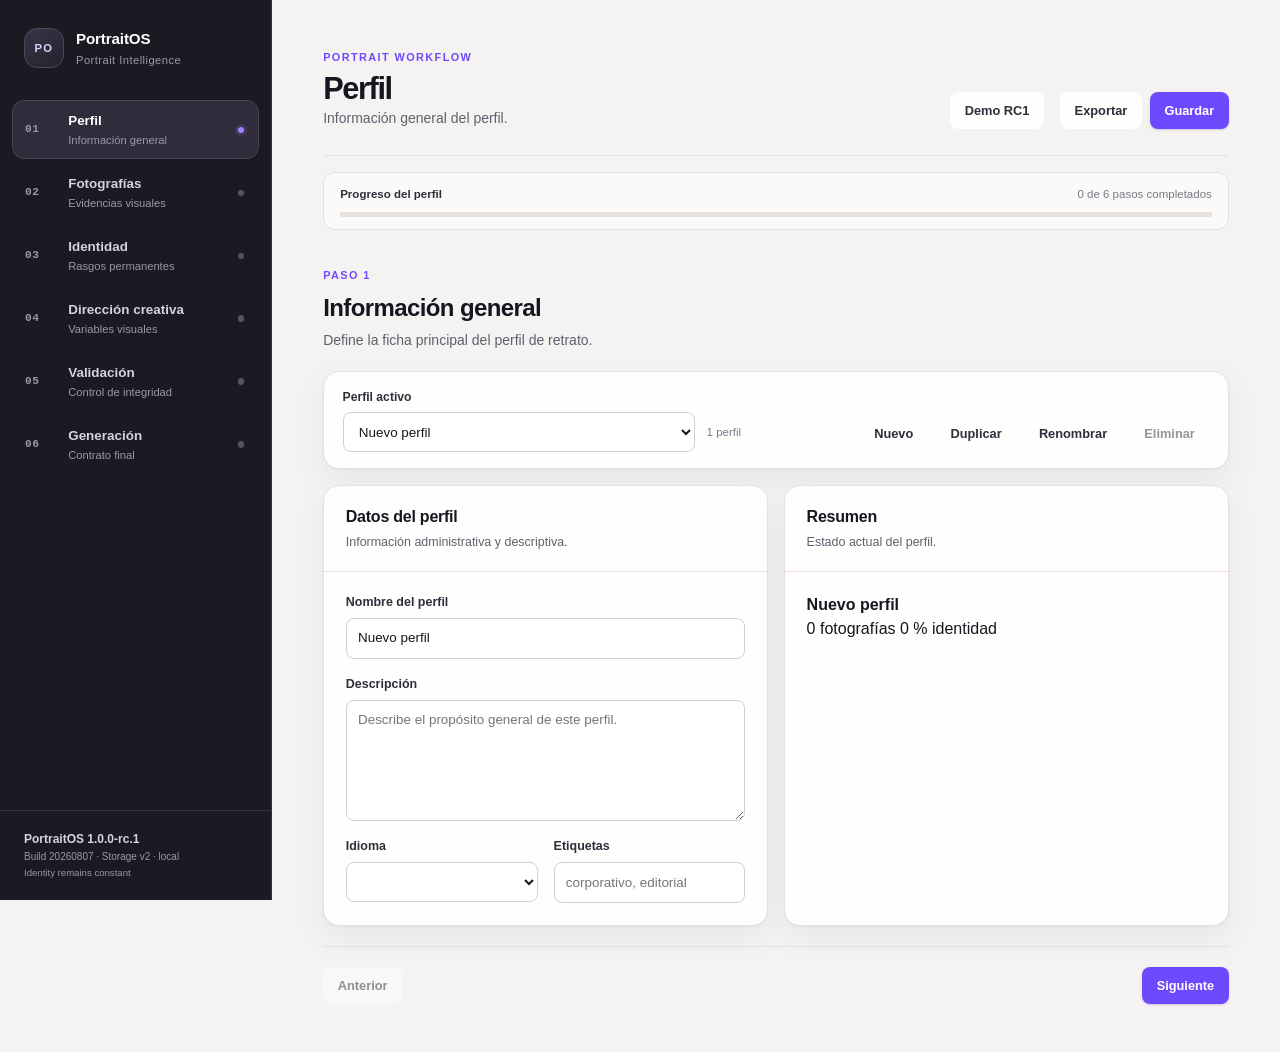
<file: app/index.html>
﻿<!DOCTYPE html>
<html lang="es">
<head>
    <meta charset="UTF-8">

    <meta
        name="viewport"
        content="width=device-width, initial-scale=1.0"
    >

    <meta
        name="description"
        content="PortraitOS — Plataforma profesional para construir contratos de identidad y dirección creativa de retrato."
    >

    <meta
        name="theme-color"
        content="#101827"
    >

    <title>PortraitOS</title>

    <link
        rel="stylesheet"
        href="css/reset.css"
    >

    <link
        rel="stylesheet"
        href="css/variables.css"
    >

    <link
        rel="stylesheet"
        href="css/layout.css"
    >

    <link
        rel="stylesheet"
        href="css/components.css"
    >

    <link
        rel="stylesheet"
        href="css/wizard.css"
    >

    <link
        rel="stylesheet"
        href="css/app.css"
    >

    <link
        rel="stylesheet"
        href="css/design-system.css"
    >
    <link
        rel="stylesheet"
        href="css/rc1-polish.css"
    >
</head>

<body>

    <div
        class="app-shell"
        data-app
    >

        <!-- ==================================================
             SIDEBAR
             ================================================== -->

        <aside class="app-sidebar">

            <header class="brand">

                <div
                    class="brand__mark"
                    aria-hidden="true"
                >
                    PO
                </div>

                <div class="brand__content">

                    <strong class="brand__name">
                        PortraitOS
                    </strong>

                    <span class="brand__tagline">
                        Portrait Intelligence
                    </span>

                </div>

            </header>

            <nav
                class="wizard-navigation"
                data-wizard-nav
                aria-label="Proceso de creación del retrato"
            >

                <button
                    type="button"
                    class="wizard-navigation__item"
                    data-wizard-step="profile"
                >

                    <span class="wizard-navigation__index">
                        01
                    </span>

                    <span class="wizard-navigation__content">

                        <strong>
                            Perfil
                        </strong>

                        <small>
                            Información general
                        </small>

                    </span>

                    <span
                        class="wizard-navigation__status"
                        aria-hidden="true"
                    ></span>

                </button>

                <button
                    type="button"
                    class="wizard-navigation__item"
                    data-wizard-step="photos"
                >

                    <span class="wizard-navigation__index">
                        02
                    </span>

                    <span class="wizard-navigation__content">

                        <strong>
                            Fotografías
                        </strong>

                        <small>
                            Evidencias visuales
                        </small>

                    </span>

                    <span
                        class="wizard-navigation__status"
                        aria-hidden="true"
                    ></span>

                </button>

                <button
                    type="button"
                    class="wizard-navigation__item"
                    data-wizard-step="identity"
                >

                    <span class="wizard-navigation__index">
                        03
                    </span>

                    <span class="wizard-navigation__content">

                        <strong>
                            Identidad
                        </strong>

                        <small>
                            Rasgos permanentes
                        </small>

                    </span>

                    <span
                        class="wizard-navigation__status"
                        aria-hidden="true"
                    ></span>

                </button>

                <button
                    type="button"
                    class="wizard-navigation__item"
                    data-wizard-step="direction"
                >

                    <span class="wizard-navigation__index">
                        04
                    </span>

                    <span class="wizard-navigation__content">

                        <strong>
                            Dirección creativa
                        </strong>

                        <small>
                            Variables visuales
                        </small>

                    </span>

                    <span
                        class="wizard-navigation__status"
                        aria-hidden="true"
                    ></span>

                </button>

                <button
                    type="button"
                    class="wizard-navigation__item"
                    data-wizard-step="validation"
                >

                    <span class="wizard-navigation__index">
                        05
                    </span>

                    <span class="wizard-navigation__content">

                        <strong>
                            Validación
                        </strong>

                        <small>
                            Control de integridad
                        </small>

                    </span>

                    <span
                        class="wizard-navigation__status"
                        aria-hidden="true"
                    ></span>

                </button>

                <button
                    type="button"
                    class="wizard-navigation__item"
                    data-wizard-step="prompt"
                >

                    <span class="wizard-navigation__index">
                        06
                    </span>

                    <span class="wizard-navigation__content">

                        <strong>
                            Generación
                        </strong>

                        <small>
                            Contrato final
                        </small>

                    </span>

                    <span
                        class="wizard-navigation__status"
                        aria-hidden="true"
                    ></span>

                </button>

            </nav>

            <footer class="app-sidebar__footer">

                <div class="release-meta" aria-label="InformaciÃ³n de versiÃ³n">
                    <span class="release-meta__version" data-release-version>PortraitOS RC1</span>
                    <small class="release-meta__details" data-release-details>Build local</small>
                </div>

                <small>
                    Identity remains constant
                </small>

            </footer>

        </aside>

        <!-- ==================================================
             ÁREA PRINCIPAL
             ================================================== -->

        <main
            class="app-main"
            data-view
        >

            <!-- ==============================================
                 CABECERA
                 ============================================== -->

            <header class="app-header">

                <div class="app-header__content">

                    <span class="app-header__eyebrow">
                        Portrait workflow
                    </span>

                    <h1 data-current-step-title>
                        Perfil
                    </h1>

                    <p data-current-step-description>
                        Información general del perfil.
                    </p>

                </div>

                <div class="app-header__actions">

                    <button
                        type="button"
                        class="button button--secondary"
                        data-action="download-profile"
                    >
                        Exportar
                    </button>

                    <button
                        type="button"
                        class="button button--primary"
                        data-action="profile-save"
                    >
                        Guardar
                    </button>

                </div>

            </header>

            <!-- ==============================================
                 PROGRESO
                 ============================================== -->

            <section
                class="wizard-progress-card"
                aria-label="Progreso del proceso"
            >

                <div class="wizard-progress-card__header">

                    <strong>
                        Progreso del perfil
                    </strong>

                    <span data-wizard-progress-label>
                        0 de 6 pasos completados
                    </span>

                </div>

                <div
                    class="wizard-progress"
                    data-wizard-progress
                    role="progressbar"
                    aria-valuemin="0"
                    aria-valuemax="100"
                    aria-valuenow="0"
                >
                    <span class="wizard-progress__bar"></span>
                </div>

            </section>

            <!-- ==============================================
                 CONTENIDO DEL WIZARD
                 ============================================== -->

            <div class="wizard-workspace">

                <!-- ==========================================
                     PASO 1 — PERFIL
                     ========================================== -->

                <section
                    class="wizard-panel"
                    data-step-panel="profile"
                    aria-labelledby="profile-step-title"
                >

                    <div class="panel-heading">

                        <div>

                            <span class="panel-heading__eyebrow">
                                Paso 1
                            </span>

                            <h2 id="profile-step-title">
                                Información general
                            </h2>

                            <p>
                                Define la ficha principal del perfil de retrato.
                            </p>

                        </div>

                    </div>

                    <section class="profile-manager" data-profile-manager>
                        <div class="profile-manager__selector">
                            <label for="profile-manager-select">Perfil activo</label>
                            <select id="profile-manager-select" data-profile-manager-select></select>
                            <span data-profile-manager-count></span>
                        </div>
                        <div class="profile-manager__actions" aria-label="Acciones del perfil">
                            <button type="button" class="button button--secondary" data-profile-manager-action="create">Nuevo</button>
                            <button type="button" class="button button--secondary" data-profile-manager-action="duplicate">Duplicar</button>
                            <button type="button" class="button button--secondary" data-profile-manager-action="rename">Renombrar</button>
                            <button type="button" class="button button--secondary" data-profile-manager-action="delete">Eliminar</button>
                        </div>
                    </section>

                    <div class="content-grid content-grid--two">

                        <article class="card">

                            <header class="card__header">

                                <div>

                                    <h3>
                                        Datos del perfil
                                    </h3>

                                    <p>
                                        Información administrativa y descriptiva.
                                    </p>

                                </div>

                            </header>

                            <div class="card__body">

                                <div class="form-grid">

                                    <div class="form-field form-field--full">

                                        <label for="profile-name">
                                            Nombre del perfil
                                        </label>

                                        <input
                                            id="profile-name"
                                            type="text"
                                            maxlength="120"
                                            placeholder="Ej. Retrato corporativo principal"
                                            data-profile-field="name"
                                        >

                                    </div>

                                    <div class="form-field form-field--full">

                                        <label for="profile-description">
                                            Descripción
                                        </label>

                                        <textarea
                                            id="profile-description"
                                            rows="5"
                                            maxlength="1000"
                                            placeholder="Describe el propósito general de este perfil."
                                            data-profile-field="description"
                                        ></textarea>

                                    </div>

                                    <div class="form-field">

                                        <label for="profile-language">
                                            Idioma
                                        </label>

                                        <select
                                            id="profile-language"
                                            data-profile-field="language"
                                        >
                                            <option value="es">
                                                Español
                                            </option>

                                            <option value="en">
                                                English
                                            </option>
                                        </select>

                                    </div>

                                    <div class="form-field">

                                        <label for="profile-tags">
                                            Etiquetas
                                        </label>

                                        <input
                                            id="profile-tags"
                                            type="text"
                                            placeholder="corporativo, editorial"
                                            data-profile-field="tags"
                                        >

                                    </div>

                                </div>

                            </div>

                        </article>

                        <aside class="card">

                            <header class="card__header">

                                <div>

                                    <h3>
                                        Resumen
                                    </h3>

                                    <p>
                                        Estado actual del perfil.
                                    </p>

                                </div>

                            </header>

                            <div
                                class="card__body"
                                data-profile-summary
                            >

                                <div class="empty-state">

                                    <strong>
                                        No hay ningún perfil activo.
                                    </strong>

                                    <span>
                                        Crea o importa un perfil para comenzar.
                                    </span>

                                </div>

                            </div>

                        </aside>

                    </div>

                </section>

                <!-- ==========================================
                     PASO 2 — FOTOGRAFÍAS
                     ========================================== -->

                <section
                    class="wizard-panel"
                    data-step-panel="photos"
                    aria-labelledby="photos-step-title"
                    hidden
                >

                    <div class="panel-heading">

                        <div>

                            <span class="panel-heading__eyebrow">
                                Paso 2
                            </span>

                            <h2 id="photos-step-title">
                                Fotografías de referencia
                            </h2>

                            <p>
                                Añade evidencias visuales suficientes para identificar los rasgos permanentes.
                            </p>

                        </div>

                        <div class="photo-step-status" aria-label="Estado de fotografías">
                            <span class="status-badge" data-photo-status>
                                Sin fotografías
                            </span>
                            <span class="photo-step-status__counter" data-photo-counter>
                                0 / 12
                            </span>
                        </div>

                    </div>

                    <article class="card">

                        <div class="card__body">

                            <label
                                class="photo-dropzone"
                                for="photo-input"
                            >

                                <input
                                    id="photo-input"
                                    type="file"
                                    accept="image/jpeg,image/png,image/webp"
                                    multiple
                                    data-photo-input
                                >

                                <span
                                    class="photo-dropzone__icon"
                                    aria-hidden="true"
                                >
                                    +
                                </span>

                                <strong>
                                    Añadir fotografías
                                </strong>

                                <span>
                                    JPG, PNG o WEBP. Mínimo 640 × 640 px y máximo 10 MB por archivo.
                                </span>

                                <small class="photo-dropzone__hint">
                                    También puedes arrastrar los archivos hasta esta zona.
                                </small>

                            </label>

                        </div>

                    </article>

                    <section
                        class="photo-gallery"
                        data-photo-gallery
                        aria-live="polite"
                    >

                        <div class="empty-state">

                            <strong>
                                Todavía no hay fotografías.
                            </strong>

                            <span>
                                Añade una fotografía frontal, una vista tres cuartos y otros ángulos útiles.
                            </span>

                        </div>

                    </section>

                </section>

                <!-- ==========================================
                     PASO 3 — IDENTIDAD
                     ========================================== -->

                <section
                    class="wizard-panel"
                    data-step-panel="identity"
                    aria-labelledby="identity-step-title"
                    hidden
                >

                    <div class="panel-heading">

                        <div>

                            <span class="panel-heading__eyebrow">
                                Paso 3
                            </span>

                            <h2 id="identity-step-title">
                                Contrato de identidad
                            </h2>

                            <p>
                                Documenta exclusivamente los rasgos que deben permanecer constantes.
                            </p>

                        </div>

                        <div class="identity-heading-status">
                            <span
                                class="status-badge"
                                data-identity-status
                            >
                                Borrador
                            </span>
                            <span class="identity-completeness" data-identity-completeness>
                                0 % completado
                            </span>
                            <span class="identity-completeness" data-identity-coverage>
                                0 % cobertura
                            </span>
                        </div>

                    </div>

                    <div class="content-grid content-grid--two">

                        <article class="card">

                            <header class="card__header">

                                <div>

                                    <h3>
                                        Rasgos generales
                                    </h3>

                                    <p>
                                        Edad aparente, estructura facial y presencia global.
                                    </p>

                                </div>

                            </header>

                            <div class="card__body">

                                <div class="form-grid">

                                    <div class="form-field form-field--full">

                                        <label for="identity-summary">
                                            Resumen de identidad
                                        </label>

                                        <textarea
                                            id="identity-summary"
                                            rows="3"
                                            data-identity-field="summary"
                                            placeholder="Resume en una frase los rasgos inmutables que definen a la persona."
                                        ></textarea>

                                    </div>

                                    <div class="form-field">

                                        <label for="identity-age">
                                            Edad aparente
                                        </label>

                                        <input
                                            id="identity-age"
                                            type="text"
                                            data-identity-field="general.age"
                                            placeholder="Ej. 48–52 años"
                                        >

                                    </div>

                                    <div class="form-field">

                                        <label for="identity-face-shape">
                                            Forma del rostro
                                        </label>

                                        <input
                                            id="identity-face-shape"
                                            type="text"
                                            data-identity-field="face.shape"
                                            placeholder="Ej. Ovalado alargado"
                                        >

                                    </div>

                                    <div class="form-field form-field--full">

                                        <label for="identity-proportions">
                                            Proporciones faciales
                                        </label>

                                        <textarea
                                            id="identity-proportions"
                                            rows="4"
                                            data-identity-field="face.proportions"
                                            placeholder="Describe las proporciones y relaciones estructurales."
                                        ></textarea>

                                    </div>

                                    <div class="form-field form-field--full">

                                        <label for="identity-asymmetries">
                                            Asimetrías
                                        </label>

                                        <textarea
                                            id="identity-asymmetries"
                                            rows="4"
                                            data-identity-field="asymmetries.description"
                                            placeholder="Registra asimetrías naturales que no deben corregirse."
                                        ></textarea>

                                    </div>

                                </div>

                            </div>

                        </article>

                        <article class="card">

                            <header class="card__header">

                                <div>

                                    <h3>
                                        Piel y marcadores de edad
                                    </h3>

                                    <p>
                                        Textura real, líneas de expresión y signos naturales.
                                    </p>

                                </div>

                            </header>

                            <div class="card__body">

                                <div class="form-grid">

                                    <div class="form-field form-field--full">

                                        <label for="identity-skin">
                                            Piel
                                        </label>

                                        <textarea
                                            id="identity-skin"
                                            rows="4"
                                            data-identity-field="skin.description"
                                            placeholder="Tono, textura, poros, pecas o marcas."
                                        ></textarea>

                                    </div>

                                    <div class="form-field form-field--full">

                                        <label for="identity-age-markers">
                                            Marcadores de edad
                                        </label>

                                        <textarea
                                            id="identity-age-markers"
                                            rows="4"
                                            data-identity-field="age-markers.description"
                                            placeholder="Arrugas, líneas y signos que deben conservarse."
                                        ></textarea>

                                    </div>

                                </div>

                            </div>

                        </article>

                        <article class="card">

                            <header class="card__header">

                                <div>

                                    <h3>
                                        Cabello y vello facial
                                    </h3>

                                    <p>
                                        Patrón, densidad, textura, color y canas.
                                    </p>

                                </div>

                            </header>

                            <div class="card__body">

                                <div class="form-grid">

                                    <div class="form-field form-field--full">

                                        <label for="identity-hair">
                                            Cabello
                                        </label>

                                        <textarea
                                            id="identity-hair"
                                            rows="4"
                                            data-identity-field="hair.description"
                                            placeholder="Describe textura, patrón, densidad, entradas y canas."
                                        ></textarea>

                                    </div>

                                    <div class="form-field form-field--full">

                                        <label for="identity-facial-hair">
                                            Vello facial
                                        </label>

                                        <textarea
                                            id="identity-facial-hair"
                                            rows="4"
                                            data-identity-field="facial-hair.description"
                                            placeholder="Describe barba, bigote, densidad y distribución."
                                        ></textarea>

                                    </div>

                                </div>

                            </div>

                        </article>

                        <article class="card">

                            <header class="card__header">

                                <div>

                                    <h3>
                                        Rasgos faciales
                                    </h3>

                                    <p>
                                        Ojos, nariz, boca y mandíbula.
                                    </p>

                                </div>

                            </header>

                            <div class="card__body">

                                <div class="form-grid">

                                    <div class="form-field form-field--full">

                                        <label for="identity-eyes">
                                            Ojos
                                        </label>

                                        <textarea
                                            id="identity-eyes"
                                            rows="3"
                                            data-identity-field="eyes.description"
                                        ></textarea>

                                    </div>

                                    <div class="form-field form-field--full">

                                        <label for="identity-nose">
                                            Nariz
                                        </label>

                                        <textarea
                                            id="identity-nose"
                                            rows="3"
                                            data-identity-field="nose.description"
                                        ></textarea>

                                    </div>

                                    <div class="form-field form-field--full">

                                        <label for="identity-mouth">
                                            Boca y labios
                                        </label>

                                        <textarea
                                            id="identity-mouth"
                                            rows="3"
                                            data-identity-field="mouth.description"
                                        ></textarea>

                                    </div>

                                    <div class="form-field form-field--full">

                                        <label for="identity-jaw">
                                            Mandíbula y mentón
                                        </label>

                                        <textarea
                                            id="identity-jaw"
                                            rows="3"
                                            data-identity-field="jaw.description"
                                        ></textarea>

                                    </div>

                                </div>

                            </div>

                        </article>

                    </div>

                    <article class="card identity-evidence-workspace">

                        <header class="card__header">
                            <div>
                                <h3>Evidencias fotográficas</h3>
                                <p>Vincula fotografías existentes a cada agrupación de rasgos. Photos continúa siendo la biblioteca principal.</p>
                            </div>
                            <div class="identity-evidence-metrics" aria-label="Resumen de evidencias">
                                <span class="status-badge"><strong data-identity-evidence-count>0</strong>&nbsp; evidencias</span>
                                <span class="status-badge"><strong data-identity-broken-count>0</strong>&nbsp; rotas</span>
                            </div>
                        </header>

                        <div class="card__body identity-evidence-layout">
                            <div class="identity-evidence-toolbar">
                                <div class="form-field">
                                    <label for="identity-evidence-section">Sección de identidad</label>
                                    <select id="identity-evidence-section" data-identity-evidence-section>
                                        <option value="general">Edad aparente y contexto</option>
                                        <option value="face" selected>Rostro general</option>
                                        <option value="eyes">Ojos y cejas</option>
                                        <option value="nose">Nariz</option>
                                        <option value="mouth">Boca y labios</option>
                                        <option value="jaw">Mandíbula y mentón</option>
                                        <option value="skin">Tono y textura de piel</option>
                                        <option value="hair">Cabello y canas</option>
                                        <option value="facial-hair">Barba o bigote</option>
                                        <option value="age-markers">Marcadores de edad</option>
                                        <option value="asymmetries">Asimetrías</option>
                                        <option value="distinctive-features">Rasgos distintivos</option>
                                    </select>
                                </div>
                                <div class="form-field">
                                    <label for="identity-evidence-note">Nota para el próximo vínculo</label>
                                    <input id="identity-evidence-note" type="text" maxlength="160" data-identity-evidence-note placeholder="Ej. Vista frontal con luz neutra">
                                </div>
                            </div>

                            <section aria-labelledby="identity-available-photos">
                                <h4 id="identity-available-photos">Fotografías disponibles</h4>
                                <div class="identity-evidence-photo-grid" data-identity-evidence-photos></div>
                            </section>

                            <section aria-labelledby="identity-linked-evidence">
                                <h4 id="identity-linked-evidence">Evidencias vinculadas</h4>
                                <div class="identity-evidence-list" data-identity-evidence-list aria-live="polite"></div>
                            </section>
                        </div>

                    </article>

                    <article class="card">

                        <header class="card__header">

                            <div>

                                <h3>
                                    Rasgos distintivos
                                </h3>

                                <p>
                                    Señales visuales esenciales que identifican a la persona.
                                </p>

                            </div>

                        </header>

                        <div class="card__body">

                            <div class="form-field">

                                <label for="identity-distinctive-features">
                                    Descripción
                                </label>

                                <textarea
                                    id="identity-distinctive-features"
                                    rows="5"
                                    data-identity-field="distinctive-features.description"
                                    placeholder="Describe lunares, cicatrices, gestos, marcas o rasgos únicos."
                                ></textarea>

                            </div>

                        </div>

                        <footer class="card__footer">

                            <button
                                type="button"
                                class="button button--secondary"
                                data-action="identity-validate"
                            >
                                Validar identidad
                            </button>

                            <button
                                type="button"
                                class="button button--primary"
                                data-action="identity-lock"
                            >
                                Bloquear identidad
                            </button>

                            <button
                                type="button"
                                class="button button--secondary"
                                data-action="identity-unlock"
                                hidden
                            >
                                Desbloquear identidad
                            </button>

                        </footer>

                    </article>

                </section>

                <!-- ==========================================
                     PASO 4 — DIRECCIÓN CREATIVA
                     ========================================== -->

                <section
                    class="wizard-panel"
                    data-step-panel="direction"
                    aria-labelledby="direction-step-title"
                    hidden
                >

                    <div class="panel-heading">

                        <div>

                            <span class="panel-heading__eyebrow">
                                Paso 4
                            </span>

                            <h2 id="direction-step-title">
                                Dirección creativa
                            </h2>

                            <p>
                                Define las variables que sí pueden cambiar entre retratos.
                            </p>

                        </div>

                    </div>

                    <article class="card knowledge-workspace" data-knowledge-workspace>

                        <header class="card__header knowledge-workspace__header">
                            <div>
                                <span class="panel-heading__eyebrow">Biblioteca creativa</span>
                                <h3>Knowledge Packs</h3>
                                <p>Selecciona una base creativa reutilizable. La identidad permanente nunca se modifica.</p>
                            </div>
                            <div class="knowledge-workspace__active" data-knowledge-active-summary>
                                <span>Pack activo</span>
                                <strong>Sin pack</strong>
                            </div>
                        </header>

                        <div class="card__body">
                            <div class="knowledge-toolbar">
                                <div class="form-field knowledge-toolbar__search">
                                    <label for="knowledge-pack-search">Buscar packs</label>
                                    <input
                                        id="knowledge-pack-search"
                                        type="search"
                                        placeholder="Nombre, descripción o categoría"
                                        autocomplete="off"
                                        data-knowledge-search
                                    >
                                </div>
                                <div class="form-field knowledge-toolbar__filter">
                                    <label for="knowledge-pack-filter">Mostrar</label>
                                    <select id="knowledge-pack-filter" data-knowledge-filter>
                                        <option value="all">Todos</option>
                                        <option value="compatible">Compatibles</option>
                                        <option value="active">Activo</option>
                                    </select>
                                </div>
                            </div>

                            <div class="knowledge-pack-grid" data-knowledge-pack-grid aria-live="polite"></div>

                            <div class="knowledge-empty" data-knowledge-empty hidden>
                                <strong>No hay packs que coincidan con la búsqueda.</strong>
                                <span>Prueba con otro término o cambia el filtro.</span>
                            </div>

                            <aside class="knowledge-detail" data-knowledge-detail>
                                <div>
                                    <span class="knowledge-detail__eyebrow">Pack seleccionado</span>
                                    <h4 data-knowledge-detail-name>Sin pack</h4>
                                    <p data-knowledge-pack-description>Mantiene únicamente la dirección creativa definida en el perfil.</p>
                                </div>
                                <dl class="knowledge-detail__meta">
                                    <div><dt>Versión</dt><dd data-knowledge-detail-version>1.0</dd></div>
                                    <div><dt>Compatibilidad</dt><dd data-knowledge-detail-compatibility>Compatible</dd></div>
                                    <div><dt>Estado</dt><dd data-knowledge-detail-status>Activo</dd></div>
                                </dl>
                            </aside>

                            <select id="knowledge-pack-select" data-knowledge-pack-select hidden aria-hidden="true"></select>
                        </div>

                    </article>

                    <div class="content-grid content-grid--two">

                        <article class="card">

                            <header class="card__header">

                                <div>

                                    <h3>
                                        Iluminación
                                    </h3>

                                    <p>
                                        Fuente, dirección, contraste y temperatura.
                                    </p>

                                </div>

                            </header>

                            <div class="card__body">

                                <div class="form-grid">

                                    <div class="form-field">

                                        <label for="direction-lighting-type">
                                            Tipo
                                        </label>

                                        <select
                                            id="direction-lighting-type"
                                            data-direction-field="lighting.type"
                                        >
                                            <option value="">
                                                Seleccionar
                                            </option>

                                            <option value="natural">
                                                Natural
                                            </option>

                                            <option value="studio">
                                                Estudio
                                            </option>

                                            <option value="soft">
                                                Suave
                                            </option>

                                            <option value="rembrandt">
                                                Rembrandt
                                            </option>

                                            <option value="cinematic">
                                                Cinematográfica
                                            </option>

                                            <option value="editorial">
                                                Editorial
                                            </option>

                                        </select>

                                    </div>

                                    <div class="form-field">

                                        <label for="direction-lighting-contrast">
                                            Contraste
                                        </label>

                                        <select
                                            id="direction-lighting-contrast"
                                            data-direction-field="lighting.contrast"
                                        >
                                            <option value="">
                                                Seleccionar
                                            </option>

                                            <option value="low">
                                                Bajo
                                            </option>

                                            <option value="medium">
                                                Medio
                                            </option>

                                            <option value="high">
                                                Alto
                                            </option>
                                        </select>

                                    </div>

                                    <div class="form-field form-field--full">

                                        <label for="direction-lighting-notes">
                                            Indicaciones
                                        </label>

                                        <textarea
                                            id="direction-lighting-notes"
                                            rows="4"
                                            data-direction-field="lighting.notes"
                                        ></textarea>

                                    </div>

                                </div>

                            </div>

                        </article>

                        <article class="card">

                            <header class="card__header">

                                <div>

                                    <h3>
                                        Cámara
                                    </h3>

                                    <p>
                                        Encuadre, óptica y punto de vista.
                                    </p>

                                </div>

                            </header>

                            <div class="card__body">

                                <div class="form-grid">

                                    <div class="form-field">

                                        <label for="direction-shot">
                                            Plano
                                        </label>

                                        <select
                                            id="direction-shot"
                                            data-direction-field="camera.shotType"
                                        >
                                            <option value="">
                                                Seleccionar
                                            </option>

                                            <option value="close-up">
                                                Primer plano
                                            </option>

                                            <option value="headshot">
                                                Headshot
                                            </option>

                                            <option value="head-and-shoulders">
                                                Cabeza y hombros
                                            </option>

                                            <option value="medium-close-up">
                                                Plano medio corto
                                            </option>

                                            <option value="medium-shot">
                                                Plano medio
                                            </option>

                                            <option value="full-body">
                                                Cuerpo completo
                                            </option>
                                        </select>

                                    </div>

                                    <div class="form-field">

                                        <label for="direction-angle">
                                            Ángulo
                                        </label>

                                        <select
                                            id="direction-angle"
                                            data-direction-field="camera.angle"
                                        >
                                            <option value="">
                                                Seleccionar
                                            </option>

                                            <option value="eye-level">
                                                Altura de los ojos
                                            </option>

                                            <option value="frontal">
                                                Frontal
                                            </option>

                                            <option value="three-quarter">
                                                Tres cuartos
                                            </option>

                                            <option value="profile">
                                                Perfil
                                            </option>

                                            <option value="high-angle">
                                                Picado
                                            </option>

                                            <option value="low-angle">
                                                Contrapicado
                                            </option>
                                        </select>

                                    </div>

                                    <div class="form-field">

                                        <label for="direction-lens">
                                            Óptica
                                        </label>

                                        <input
                                            id="direction-lens"
                                            type="text"
                                            data-direction-field="camera.lens"
                                            placeholder="Ej. 85 mm"
                                        >

                                    </div>

                                    <div class="form-field">

                                        <label for="direction-depth">
                                            Profundidad de campo
                                        </label>

                                        <input
                                            id="direction-depth"
                                            type="text"
                                            data-direction-field="camera.depthOfField"
                                            placeholder="Ej. Reducida y natural"
                                        >

                                    </div>

                                </div>

                            </div>

                        </article>

                        <article class="card">

                            <header class="card__header">

                                <div>

                                    <h3>
                                        Composición
                                    </h3>

                                    <p>
                                        Formato, orientación y distribución visual.
                                    </p>

                                </div>

                            </header>

                            <div class="card__body">

                                <div class="form-grid">

                                    <div class="form-field">

                                        <label for="direction-format">
                                            Formato
                                        </label>

                                        <select
                                            id="direction-format"
                                            data-direction-field="composition.format"
                                        >
                                            <option value="">
                                                Seleccionar
                                            </option>

                                            <option value="square-1-1">
                                                Cuadrado 1:1
                                            </option>

                                            <option value="portrait-4-5">
                                                Vertical 4:5
                                            </option>

                                            <option value="portrait-2-3">
                                                Vertical 2:3
                                            </option>

                                            <option value="vertical-9-16">
                                                Vertical 9:16
                                            </option>

                                            <option value="landscape-3-2">
                                                Horizontal 3:2
                                            </option>

                                            <option value="landscape-16-9">
                                                Horizontal 16:9
                                            </option>
                                        </select>

                                    </div>

                                    <div class="form-field">

                                        <label for="direction-framing">
                                            Encuadre
                                        </label>

                                        <input
                                            id="direction-framing"
                                            type="text"
                                            data-direction-field="composition.framing"
                                            placeholder="Ej. Centrado con aire superior"
                                        >

                                    </div>

                                    <div class="form-field form-field--full">

                                        <label for="direction-composition-notes">
                                            Indicaciones
                                        </label>

                                        <textarea
                                            id="direction-composition-notes"
                                            rows="4"
                                            data-direction-field="composition.notes"
                                        ></textarea>

                                    </div>

                                </div>

                            </div>

                        </article>

                        <article class="card">

                            <header class="card__header">

                                <div>

                                    <h3>
                                        Fondo
                                    </h3>

                                    <p>
                                        Entorno, profundidad y elementos permitidos.
                                    </p>

                                </div>

                            </header>

                            <div class="card__body">

                                <div class="form-grid">

                                    <div class="form-field">

                                        <label for="direction-background-type">
                                            Tipo
                                        </label>

                                        <select
                                            id="direction-background-type"
                                            data-direction-field="background.type"
                                        >
                                            <option value="">
                                                Seleccionar
                                            </option>

                                            <option value="plain">
                                                Liso
                                            </option>

                                            <option value="studio">
                                                Estudio
                                            </option>

                                            <option value="office">
                                                Oficina
                                            </option>

                                            <option value="home">
                                                Hogar
                                            </option>

                                            <option value="urban">
                                                Urbano
                                            </option>

                                            <option value="nature">
                                                Naturaleza
                                            </option>

                                            <option value="architectural">
                                                Arquitectónico
                                            </option>

                                            <option value="editorial">
                                                Editorial
                                            </option>
                                        </select>

                                    </div>

                                    <div class="form-field">

                                        <label for="direction-background-depth">
                                            Profundidad
                                        </label>

                                        <input
                                            id="direction-background-depth"
                                            type="text"
                                            data-direction-field="background.depth"
                                            placeholder="Ej. Separación clara del sujeto"
                                        >

                                    </div>

                                    <div class="form-field form-field--full">

                                        <label for="direction-background-description">
                                            Descripción
                                        </label>

                                        <textarea
                                            id="direction-background-description"
                                            rows="4"
                                            data-direction-field="background.description"
                                        ></textarea>

                                    </div>

                                </div>

                            </div>

                        </article>

                        <article class="card">

                            <header class="card__header">

                                <div>

                                    <h3>
                                        Vestuario
                                    </h3>

                                    <p>
                                        Estilo, prendas, materiales y accesorios.
                                    </p>

                                </div>

                            </header>

                            <div class="card__body">

                                <div class="form-grid">

                                    <div class="form-field">

                                        <label for="direction-wardrobe-style">
                                            Estilo
                                        </label>

                                        <input
                                            id="direction-wardrobe-style"
                                            type="text"
                                            data-direction-field="wardrobe.style"
                                            placeholder="Ej. Ejecutivo contemporáneo"
                                        >

                                    </div>

                                    <div class="form-field">

                                        <label for="direction-wardrobe-colors">
                                            Colores
                                        </label>

                                        <input
                                            id="direction-wardrobe-colors"
                                            type="text"
                                            data-direction-field="wardrobe.colors"
                                            placeholder="Ej. Azul marino y blanco"
                                        >

                                    </div>

                                    <div class="form-field form-field--full">

                                        <label for="direction-wardrobe-description">
                                            Descripción
                                        </label>

                                        <textarea
                                            id="direction-wardrobe-description"
                                            rows="4"
                                            data-direction-field="wardrobe.description"
                                        ></textarea>

                                    </div>

                                </div>

                            </div>

                        </article>

                        <article class="card">

                            <header class="card__header">

                                <div>

                                    <h3>
                                        Pose y expresión
                                    </h3>

                                    <p>
                                        Actitud corporal, mirada y nivel expresivo.
                                    </p>

                                </div>

                            </header>

                            <div class="card__body">

                                <div class="form-grid">

                                    <div class="form-field">

                                        <label for="direction-pose">
                                            Pose
                                        </label>

                                        <input
                                            id="direction-pose"
                                            type="text"
                                            data-direction-field="pose.position"
                                            placeholder="Ej. Ligero giro de hombros"
                                        >

                                    </div>

                                    <div class="form-field">

                                        <label for="direction-expression">
                                            Expresión
                                        </label>

                                        <input
                                            id="direction-expression"
                                            type="text"
                                            data-direction-field="pose.expression"
                                            placeholder="Ej. Serena y segura"
                                        >

                                    </div>

                                    <div class="form-field form-field--full">

                                        <label for="direction-pose-notes">
                                            Indicaciones
                                        </label>

                                        <textarea
                                            id="direction-pose-notes"
                                            rows="4"
                                            data-direction-field="pose.notes"
                                        ></textarea>

                                    </div>

                                </div>

                            </div>

                        </article>

                        <article class="card">

                            <header class="card__header">

                                <div>

                                    <h3>
                                        Tratamiento visual
                                    </h3>

                                    <p>
                                        Acabado, realismo y criterios de posproducción.
                                    </p>

                                </div>

                            </header>

                            <div class="card__body">

                                <div class="form-grid">

                                    <div class="form-field">

                                        <label for="direction-mood">
                                            Atmósfera
                                        </label>

                                        <select
                                            id="direction-mood"
                                            data-direction-field="treatment.mood"
                                        >
                                            <option value="">
                                                Seleccionar
                                            </option>

                                            <option value="natural">
                                                Natural
                                            </option>

                                            <option value="professional">
                                                Profesional
                                            </option>

                                            <option value="confident">
                                                Segura
                                            </option>

                                            <option value="approachable">
                                                Cercana
                                            </option>

                                            <option value="editorial">
                                                Editorial
                                            </option>

                                            <option value="cinematic">
                                                Cinematográfica
                                            </option>

                                            <option value="elegant">
                                                Elegante
                                            </option>

                                            <option value="authentic">
                                                Auténtica
                                            </option>
                                        </select>

                                    </div>

                                    <div class="form-field">

                                        <label for="direction-realism">
                                            Nivel de realismo
                                        </label>

                                        <select
                                            id="direction-realism"
                                            data-direction-field="treatment.realism"
                                        >
                                            <option value="">
                                                Seleccionar
                                            </option>

                                            <option value="photorealistic">
                                                Fotorrealista
                                            </option>

                                            <option value="editorial-realism">
                                                Realismo editorial
                                            </option>

                                            <option value="cinematic-realism">
                                                Realismo cinematográfico
                                            </option>
                                        </select>

                                    </div>

                                    <div class="form-field form-field--full">

                                        <label for="direction-treatment-notes">
                                            Indicaciones
                                        </label>

                                        <textarea
                                            id="direction-treatment-notes"
                                            rows="4"
                                            data-direction-field="treatment.notes"
                                            placeholder="Especifica grano, color, contraste y límites de retoque."
                                        ></textarea>

                                    </div>

                                </div>

                            </div>

                        </article>

                    </div>

                </section>

                <!-- ==========================================
                     PASO 5 — VALIDACIÓN
                     ========================================== -->

                <section
                    class="wizard-panel validation-studio"
                    data-step-panel="validation"
                    aria-labelledby="validation-step-title"
                    hidden
                >

                    <div class="panel-heading">

                        <div>

                            <span class="panel-heading__eyebrow">
                                Paso 5
                            </span>

                            <h2 id="validation-step-title">
                                Validación del perfil
                            </h2>

                            <p>
                                Comprueba la preparación del Portrait Contract antes de generar el prompt.
                            </p>

                        </div>

                        <button
                            type="button"
                            class="button button--secondary"
                            data-action="validate-profile"
                        >
                            Ejecutar validación
                        </button>

                    </div>

                    <div class="validation-hero">

                        <article class="validation-score-card">
                            <span class="validation-score-card__eyebrow">Portrait Readiness</span>
                            <strong class="validation-score-card__value" data-validation-score>0 %</strong>
                            <div
                                class="validation-score-card__track"
                                role="progressbar"
                                aria-label="Portrait Readiness Score"
                                aria-valuemin="0"
                                aria-valuemax="100"
                                aria-valuenow="0"
                            >
                                <span data-validation-score-bar></span>
                            </div>
                        </article>

                        <article class="validation-status-card">
                            <span class="validation-status-card__eyebrow">Estado global</span>
                            <strong class="validation-status" data-validation-status>Pendiente</strong>
                            <p>
                                La generación se habilita cuando no existen bloqueos ni errores críticos.
                            </p>
                        </article>

                        <article class="validation-summary" data-validation-summary>
                            <div class="validation-summary__item"><strong>0</strong><span>Bloqueos</span></div>
                            <div class="validation-summary__item"><strong>0</strong><span>Errores</span></div>
                            <div class="validation-summary__item"><strong>0</strong><span>Advertencias</span></div>
                            <div class="validation-summary__item"><strong>0</strong><span>Recomendaciones</span></div>
                        </article>

                    </div>

                    <div class="validation-sections" data-validation-sections></div>

                    <div class="validation-report-grid">

                        <article class="card">
                            <header class="card__header">
                                <div>
                                    <h3>Incidencias</h3>
                                    <p>Bloqueos, errores y advertencias que requieren revisión.</p>
                                </div>
                            </header>
                            <div class="card__body validation-list" data-validation-issues>
                                <div class="empty-state">
                                    <strong>Validación pendiente.</strong>
                                    <span>Ejecuta la revisión para comprobar el perfil.</span>
                                </div>
                            </div>
                        </article>

                        <article class="card">
                            <header class="card__header">
                                <div>
                                    <h3>Recomendaciones</h3>
                                    <p>Mejoras sugeridas para elevar la calidad del contrato.</p>
                                </div>
                            </header>
                            <div class="card__body validation-list" data-validation-recommendations>
                                <div class="empty-state">
                                    <strong>Sin recomendaciones todavía.</strong>
                                    <span>Se mostrarán después de ejecutar la validación.</span>
                                </div>
                            </div>
                        </article>

                    </div>

                    <div data-validation-results hidden></div>

                </section>

                <!-- ==========================================
                     PASO 6 — GENERACIÓN
                     ========================================== -->

                <section
                    class="wizard-panel"
                    data-step-panel="prompt"
                    aria-labelledby="prompt-step-title"
                    hidden
                >

                    <div class="panel-heading">

                        <div>

                            <span class="panel-heading__eyebrow">
                                Paso 6
                            </span>

                            <h2 id="prompt-step-title">
                                Contrato de retrato
                            </h2>

                            <p>
                                Genera el contrato estructurado de identidad y dirección creativa.
                            </p>

                        </div>

                    </div>

                    <article class="card prompt-workspace-controls">

                        <header class="card__header">
                            <div>
                                <h3>Configuración de salida</h3>
                                <p>Selecciona proveedor, nivel y vista del resultado sin alterar el perfil.</p>
                            </div>
                            <span class="prompt-workspace-status" data-prompt-workspace-status>Preparado</span>
                        </header>

                        <div class="card__body">
                            <section class="prompt-readiness" data-prompt-readiness data-status="blocked" aria-live="polite">
                                <div class="prompt-readiness__score" aria-label="Portrait Readiness Score">
                                    <strong data-prompt-readiness-score>0</strong>
                                    <span>/ 100</span>
                                </div>
                                <div class="prompt-readiness__summary">
                                    <span class="prompt-readiness__eyebrow">Portrait Readiness</span>
                                    <strong data-prompt-readiness-label>Generación bloqueada</strong>
                                    <span>La validación del perfil es la única fuente de verdad para generar.</span>
                                </div>
                                <div class="prompt-readiness__metrics" aria-label="Resumen de validación">
                                    <span><strong data-prompt-readiness-errors>0</strong> errores</span>
                                    <span><strong data-prompt-readiness-warnings>0</strong> advertencias</span>
                                </div>
                            </section>

                            <div class="form-grid">
                                <div class="form-field">
                                    <label for="prompt-provider">Proveedor</label>
                                    <select id="prompt-provider" data-prompt-option="provider">
                                        <option value="generic">Genérico</option>
                                        <option value="openai">OpenAI</option>
                                        <option value="gpt-image">GPT Image</option>
                                        <option value="midjourney">Midjourney</option>
                                        <option value="flux">Flux</option>
                                        <option value="stable-diffusion">Stable Diffusion</option>
                                        <option value="ideogram">Ideogram</option>
                                        <option value="firefly">Adobe Firefly</option>
                                    </select>
                                </div>
                                <div class="form-field">
                                    <label for="prompt-level">Nivel de detalle</label>
                                    <select id="prompt-level" data-prompt-option="level">
                                        <option value="short">Breve</option>
                                        <option value="standard">Estándar</option>
                                        <option value="professional" selected>Profesional</option>
                                        <option value="contract">Contrato</option>
                                    </select>
                                </div>
                                <div class="form-field">
                                    <label for="prompt-output-mode">Vista inicial</label>
                                    <select id="prompt-output-mode" data-prompt-option="outputMode">
                                        <option value="full">Prompt completo</option>
                                        <option value="identity">Identidad</option>
                                        <option value="creative">Dirección creativa</option>
                                    </select>
                                </div>
                                <div class="form-field prompt-workspace-toggle">
                                    <label>Optimización</label>
                                    <label class="checkbox-row">
                                        <input type="checkbox" data-prompt-option="optimize" checked>
                                        <span>Optimizar para el proveedor seleccionado</span>
                                    </label>
                                </div>
                            </div>
                        </div>

                        <footer class="card__footer prompt-workspace-meta">
                            <span data-prompt-history-count>0 generaciones guardadas</span>
                            <span>La vista previa no se guarda en el historial.</span>
                        </footer>

                    </article>

                    <article class="card">

                        <header class="card__header">

                            <div>

                                <h3>
                                    Resultado final
                                </h3>

                                <p>
                                    El contrato mantiene separadas la identidad permanente y la variación creativa.
                                </p>

                            </div>

                        </header>

                        <div
                            class="card__body"
                            data-prompt-output
                        >

                            <div class="empty-state">

                                <strong>
                                    El contrato todavía no se ha generado.
                                </strong>

                                <span>
                                    Pulsa «Generar contrato» para construir el resultado final.
                                </span>

                            </div>

                        </div>

                    </article>

                    <section class="export-studio" data-export-binding aria-labelledby="export-studio-title">

                        <div class="panel-heading export-studio__heading">
                            <div>
                                <span class="panel-heading__eyebrow">Export Studio</span>
                                <h2 id="export-studio-title">Exportar resultado</h2>
                                <p>Previsualiza y descarga el perfil, la identidad, el Knowledge Pack activo o el resultado generado.</p>
                            </div>
                            <span class="export-studio__status" data-export-status>
                                <span data-export-loading hidden></span>
                                <span data-export-status-message>Preparado</span>
                            </span>
                        </div>

                        <div class="export-studio__layout">
                            <article class="card export-studio__controls">
                                <header class="card__header">
                                    <div>
                                        <h3>Configuración</h3>
                                        <p>Selecciona el alcance, formato y comportamiento de la exportación.</p>
                                    </div>
                                </header>

                                <div class="card__body">
                                    <div class="form-grid">
                                        <div class="form-field">
                                            <label for="export-type">Contenido</label>
                                            <select id="export-type" data-export-field="type">
                                                <option value="auto">Resultado disponible</option>
                                                <option value="profile">Perfil completo</option>
                                                <option value="identity">Identidad</option>
                                                <option value="knowledge-pack">Knowledge Pack activo</option>
                                                <option value="prompt">Prompt</option>
                                                <option value="compiled-prompt">Prompt compilado</option>
                                                <option value="optimized-prompt">Prompt optimizado</option>
                                                <option value="contract">Portrait Contract</option>
                                                <option value="history">Historial</option>
                                                <option value="package">Paquete PortraitOS</option>
                                            </select>
                                        </div>

                                        <div class="form-field">
                                            <label for="export-format">Formato</label>
                                            <select id="export-format" data-export-field="format">
                                                <option value="txt">TXT</option>
                                                <option value="md">Markdown</option>
                                                <option value="json">JSON</option>
                                                <option value="portraitos">PortraitOS</option>
                                            </select>
                                        </div>

                                        <div class="form-field form-field--wide">
                                            <label for="export-file-name">Nombre del archivo</label>
                                            <input id="export-file-name" type="text" data-export-field="file-name" placeholder="Generado automáticamente">
                                        </div>
                                    </div>

                                    <div class="export-studio__options" aria-label="Opciones de exportación">
                                        <label class="checkbox-row"><input type="checkbox" data-export-field="include-metadata" checked><span>Incluir metadatos</span></label>
                                        <label class="checkbox-row"><input type="checkbox" data-export-field="include-negative-prompt" checked><span>Incluir prompt negativo</span></label>
                                        <label class="checkbox-row"><input type="checkbox" data-export-field="include-parameters" checked><span>Incluir parámetros</span></label>
                                        <label class="checkbox-row"><input type="checkbox" data-export-field="include-command" checked><span>Incluir comando</span></label>
                                        <label class="checkbox-row"><input type="checkbox" data-export-field="include-contract" checked><span>Incluir contrato</span></label>
                                        <label class="checkbox-row"><input type="checkbox" data-export-field="include-history"><span>Incluir historial</span></label>
                                        <label class="checkbox-row"><input type="checkbox" data-export-field="download" checked><span>Descargar archivo</span></label>
                                        <label class="checkbox-row"><input type="checkbox" data-export-field="copy"><span>Copiar al portapapeles</span></label>
                                        <label class="checkbox-row"><input type="checkbox" data-export-field="pretty-print" checked><span>JSON legible</span></label>
                                    </div>
                                </div>

                                <footer class="card__footer export-studio__actions">
                                    <button type="button" class="button button--secondary" data-action="preview-export">Previsualizar</button>
                                    <button type="button" class="button button--secondary" data-action="copy-export">Copiar</button>
                                    <button type="button" class="button button--primary" data-action="export-current">Exportar</button>
                                    <label class="button button--secondary" data-action="import-package" style="margin-left:auto;">
                                        Importar paquete
                                        <input type="file" accept=".json,.portraitos" data-import-package-file hidden>
                                    </label>
                                </footer>
                            </article>

                            <article class="card export-studio__preview" data-export-preview-wrapper data-has-preview="false">
                                <header class="card__header">
                                    <div>
                                        <h3>Vista previa</h3>
                                        <p>Revisa el contenido antes de descargarlo.</p>
                                    </div>
                                    <button type="button" class="button button--tertiary" data-action="clear-export-preview" disabled>Limpiar</button>
                                </header>

                                <div class="card__body">
                                    <div class="empty-state" data-export-empty>
                                        <strong>No hay ninguna previsualización.</strong>
                                        <span>Selecciona el contenido y pulsa «Previsualizar».</span>
                                    </div>

                                    <div data-export-result hidden>
                                        <dl class="export-studio__metadata">
                                            <div><dt>Archivo</dt><dd data-export-file-name>—</dd></div>
                                            <div><dt>Formato</dt><dd data-export-format>—</dd></div>
                                            <div><dt>Tipo</dt><dd data-export-type>—</dd></div>
                                            <div><dt>Tamaño</dt><dd data-export-size>0 B</dd></div>
                                        </dl>
                                        <textarea class="export-studio__output" data-export-preview readonly spellcheck="false" aria-label="Contenido de exportación"></textarea>
                                    </div>

                                    <p class="form-error" data-export-error hidden></p>
                                </div>
                            </article>
                        </div>

                    </section>

                    <section class="review-studio" data-review-binding aria-labelledby="review-studio-title">
                        <div class="panel-heading review-studio__heading">
                            <div>
                                <span class="panel-heading__eyebrow">Portrait Review</span>
                                <h2 id="review-studio-title">Revisar imagen generada</h2>
                                <p>Comprueba manualmente que la imagen respeta la identidad permanente y la dirección creativa del perfil activo.</p>
                            </div>
                            <span class="review-status" data-review-status data-status="draft">Borrador</span>
                        </div>

                        <div class="review-studio__layout">
                            <article class="card review-studio__image-card">
                                <header class="card__header"><div><h3>Imagen</h3><p>Importa el resultado generado que deseas validar.</p></div></header>
                                <div class="card__body">
                                    <label class="review-dropzone">
                                        <input type="file" accept="image/*" data-review-image>
                                        <span>Seleccionar imagen</span>
                                        <small>PNG, JPG, WEBP u otro formato compatible con el navegador.</small>
                                    </label>
                                    <div class="review-preview">
                                        <div class="empty-state" data-review-preview-empty><strong>No hay imagen cargada.</strong><span>La vista previa aparecerá aquí.</span></div>
                                        <img data-review-preview alt="Imagen sometida a revisión" hidden>
                                    </div>
                                </div>
                            </article>

                            <article class="card review-studio__checklist">
                                <header class="card__header">
                                    <div>
                                        <h3>Checklist de revisión</h3>
                                        <p>Evalúa cada criterio con resultado y severidad.</p>
                                    </div>
                                    <div class="review-studio__score">
                                        <span data-review-score>0</span>
                                        <small data-review-score-details>Sin evaluar</small>
                                    </div>
                                </header>
                                <div class="card__body review-checklist">
                                    <div class="review-studio__meta">
                                        <div class="form-field"><label for="review-generation-id">Generation ID</label><input type="text" id="review-generation-id" data-review-generation-id placeholder="Opcional: vincula con una generación"></div>
                                        <div class="form-field"><label for="review-contract-id">Contract ID</label><input type="text" id="review-contract-id" data-review-contract-id placeholder="Opcional: vincula con un contrato"></div>
                                        <div class="form-field"><label for="review-contract-hash">Contract Hash</label><input type="text" id="review-contract-hash" data-review-contract-hash placeholder="Hash del contrato"></div>
                                    </div>

                                    <div class="review-checklist__category" data-review-category="identity">
                                        <div class="review-checklist__header">
                                            <strong data-category-label>Identidad</strong>
                                            <span class="review-severity-badge" data-category-severity data-severity="critical">Crítico</span>
                                        </div>
                                        <span>La identidad del sujeto se reconoce correctamente.</span>
                                        <div class="review-checklist__options">
                                            <div class="review-checklist__results">
                                                <label><input type="radio" name="review-identity-result" value="not_reviewed" data-review-check-result checked> Sin revisar</label>
                                                <label><input type="radio" name="review-identity-result" value="pass" data-review-check-result> Aprobado</label>
                                                <label><input type="radio" name="review-identity-result" value="fail" data-review-check-result> Rechazado</label>
                                                <label><input type="radio" name="review-identity-result" value="not_applicable" data-review-check-result> No aplica</label>
                                            </div>
                                            <div class="review-checklist__severities">
                                                <label><input type="radio" name="review-identity-severity" value="critical" data-review-check-severity checked> Crítico</label>
                                                <label><input type="radio" name="review-identity-severity" value="major" data-review-check-severity> Mayor</label>
                                                <label><input type="radio" name="review-identity-severity" value="minor" data-review-check-severity> Menor</label>
                                                <label><input type="radio" name="review-identity-severity" value="informational" data-review-check-severity> Informativo</label>
                                            </div>
                                            <textarea rows="2" data-review-check-notes='identity' placeholder="Notas opcionales..."></textarea>
                                        </div>
                                    </div>

                                    <div class="review-checklist__category" data-review-category="hair">
                                        <div class="review-checklist__header">
                                            <strong data-category-label>Cabello</strong>
                                            <span class="review-severity-badge" data-category-severity data-severity="major">Mayor</span>
                                        </div>
                                        <span>Color, textura, patrón y densidad del cabello.</span>
                                        <div class="review-checklist__options">
                                            <div class="review-checklist__results">
                                                <label><input type="radio" name="review-hair-result" value="not_reviewed" data-review-check-result checked> Sin revisar</label>
                                                <label><input type="radio" name="review-hair-result" value="pass" data-review-check-result> Aprobado</label>
                                                <label><input type="radio" name="review-hair-result" value="fail" data-review-check-result> Rechazado</label>
                                                <label><input type="radio" name="review-hair-result" value="not_applicable" data-review-check-result> No aplica</label>
                                            </div>
                                            <div class="review-checklist__severities">
                                                <label><input type="radio" name="review-hair-severity" value="critical" data-review-check-severity> Crítico</label>
                                                <label><input type="radio" name="review-hair-severity" value="major" data-review-check-severity checked> Mayor</label>
                                                <label><input type="radio" name="review-hair-severity" value="minor" data-review-check-severity> Menor</label>
                                                <label><input type="radio" name="review-hair-severity" value="informational" data-review-check-severity> Informativo</label>
                                            </div>
                                            <textarea rows="2" data-review-check-notes='hair' placeholder="Notas opcionales..."></textarea>
                                        </div>
                                    </div>

                                    <div class="review-checklist__category" data-review-category="skin">
                                        <div class="review-checklist__header">
                                            <strong data-category-label>Piel</strong>
                                            <span class="review-severity-badge" data-category-severity data-severity="major">Mayor</span>
                                        </div>
                                        <span>Tono, textura, arrugas y marcas de la piel.</span>
                                        <div class="review-checklist__options">
                                            <div class="review-checklist__results">
                                                <label><input type="radio" name="review-skin-result" value="not_reviewed" data-review-check-result checked> Sin revisar</label>
                                                <label><input type="radio" name="review-skin-result" value="pass" data-review-check-result> Aprobado</label>
                                                <label><input type="radio" name="review-skin-result" value="fail" data-review-check-result> Rechazado</label>
                                                <label><input type="radio" name="review-skin-result" value="not_applicable" data-review-check-result> No aplica</label>
                                            </div>
                                            <div class="review-checklist__severities">
                                                <label><input type="radio" name="review-skin-severity" value="critical" data-review-check-severity> Crítico</label>
                                                <label><input type="radio" name="review-skin-severity" value="major" data-review-check-severity checked> Mayor</label>
                                                <label><input type="radio" name="review-skin-severity" value="minor" data-review-check-severity> Menor</label>
                                                <label><input type="radio" name="review-skin-severity" value="informational" data-review-check-severity> Informativo</label>
                                            </div>
                                            <textarea rows="2" data-review-check-notes='skin' placeholder="Notas opcionales..."></textarea>
                                        </div>
                                    </div>

                                    <div class="review-checklist__category" data-review-category="proportions">
                                        <div class="review-checklist__header">
                                            <strong data-category-label>Proporciones</strong>
                                            <span class="review-severity-badge" data-category-severity data-severity="critical">Crítico</span>
                                        </div>
                                        <span>Proporciones faciales y corporales correctas.</span>
                                        <div class="review-checklist__options">
                                            <div class="review-checklist__results">
                                                <label><input type="radio" name="review-proportions-result" value="not_reviewed" data-review-check-result checked> Sin revisar</label>
                                                <label><input type="radio" name="review-proportions-result" value="pass" data-review-check-result> Aprobado</label>
                                                <label><input type="radio" name="review-proportions-result" value="fail" data-review-check-result> Rechazado</label>
                                                <label><input type="radio" name="review-proportions-result" value="not_applicable" data-review-check-result> No aplica</label>
                                            </div>
                                            <div class="review-checklist__severities">
                                                <label><input type="radio" name="review-proportions-severity" value="critical" data-review-check-severity checked> Crítico</label>
                                                <label><input type="radio" name="review-proportions-severity" value="major" data-review-check-severity> Mayor</label>
                                                <label><input type="radio" name="review-proportions-severity" value="minor" data-review-check-severity> Menor</label>
                                                <label><input type="radio" name="review-proportions-severity" value="informational" data-review-check-severity> Informativo</label>
                                            </div>
                                            <textarea rows="2" data-review-check-notes='proportions' placeholder="Notas opcionales..."></textarea>
                                        </div>
                                    </div>

                                    <div class="review-checklist__category" data-review-category="distinctiveFeatures">
                                        <div class="review-checklist__header">
                                            <strong data-category-label>Rasgos distintivos</strong>
                                            <span class="review-severity-badge" data-category-severity data-severity="critical">Crítico</span>
                                        </div>
                                        <span>Asimetrías, pecas, cicatrices y detalles únicos.</span>
                                        <div class="review-checklist__options">
                                            <div class="review-checklist__results">
                                                <label><input type="radio" name="review-distinctiveFeatures-result" value="not_reviewed" data-review-check-result checked> Sin revisar</label>
                                                <label><input type="radio" name="review-distinctiveFeatures-result" value="pass" data-review-check-result> Aprobado</label>
                                                <label><input type="radio" name="review-distinctiveFeatures-result" value="fail" data-review-check-result> Rechazado</label>
                                                <label><input type="radio" name="review-distinctiveFeatures-result" value="not_applicable" data-review-check-result> No aplica</label>
                                            </div>
                                            <div class="review-checklist__severities">
                                                <label><input type="radio" name="review-distinctiveFeatures-severity" value="critical" data-review-check-severity checked> Crítico</label>
                                                <label><input type="radio" name="review-distinctiveFeatures-severity" value="major" data-review-check-severity> Mayor</label>
                                                <label><input type="radio" name="review-distinctiveFeatures-severity" value="minor" data-review-check-severity> Menor</label>
                                                <label><input type="radio" name="review-distinctiveFeatures-severity" value="informational" data-review-check-severity> Informativo</label>
                                            </div>
                                            <textarea rows="2" data-review-check-notes='distinctiveFeatures' placeholder="Notas opcionales..."></textarea>
                                        </div>
                                    </div>

                                    <div class="review-checklist__category" data-review-category="permanentAccessories">
                                        <div class="review-checklist__header">
                                            <strong data-category-label>Accesorios permanentes</strong>
                                            <span class="review-severity-badge" data-category-severity data-severity="minor">Menor</span>
                                        </div>
                                        <span>Gafas, piercings, tatuajes u otros accesorios definidos.</span>
                                        <div class="review-checklist__options">
                                            <div class="review-checklist__results">
                                                <label><input type="radio" name="review-permanentAccessories-result" value="not_reviewed" data-review-check-result checked> Sin revisar</label>
                                                <label><input type="radio" name="review-permanentAccessories-result" value="pass" data-review-check-result> Aprobado</label>
                                                <label><input type="radio" name="review-permanentAccessories-result" value="fail" data-review-check-result> Rechazado</label>
                                                <label><input type="radio" name="review-permanentAccessories-result" value="not_applicable" data-review-check-result> No aplica</label>
                                            </div>
                                            <div class="review-checklist__severities">
                                                <label><input type="radio" name="review-permanentAccessories-severity" value="critical" data-review-check-severity> Crítico</label>
                                                <label><input type="radio" name="review-permanentAccessories-severity" value="major" data-review-check-severity> Mayor</label>
                                                <label><input type="radio" name="review-permanentAccessories-severity" value="minor" data-review-check-severity checked> Menor</label>
                                                <label><input type="radio" name="review-permanentAccessories-severity" value="informational" data-review-check-severity> Informativo</label>
                                            </div>
                                            <textarea rows="2" data-review-check-notes='permanentAccessories' placeholder="Notas opcionales..."></textarea>
                                        </div>
                                    </div>

                                    <div class="review-checklist__category" data-review-category="creativeDirection">
                                        <div class="review-checklist__header">
                                            <strong data-category-label>Dirección creativa</strong>
                                            <span class="review-severity-badge" data-category-severity data-severity="major">Mayor</span>
                                        </div>
                                        <span>Vestuario, iluminación, pose y escena.</span>
                                        <div class="review-checklist__options">
                                            <div class="review-checklist__results">
                                                <label><input type="radio" name="review-creativeDirection-result" value="not_reviewed" data-review-check-result checked> Sin revisar</label>
                                                <label><input type="radio" name="review-creativeDirection-result" value="pass" data-review-check-result> Aprobado</label>
                                                <label><input type="radio" name="review-creativeDirection-result" value="fail" data-review-check-result> Rechazado</label>
                                                <label><input type="radio" name="review-creativeDirection-result" value="not_applicable" data-review-check-result> No aplica</label>
                                            </div>
                                            <div class="review-checklist__severities">
                                                <label><input type="radio" name="review-creativeDirection-severity" value="critical" data-review-check-severity> Crítico</label>
                                                <label><input type="radio" name="review-creativeDirection-severity" value="major" data-review-check-severity checked> Mayor</label>
                                                <label><input type="radio" name="review-creativeDirection-severity" value="minor" data-review-check-severity> Menor</label>
                                                <label><input type="radio" name="review-creativeDirection-severity" value="informational" data-review-check-severity> Informativo</label>
                                            </div>
                                            <textarea rows="2" data-review-check-notes='creativeDirection' placeholder="Notas opcionales..."></textarea>
                                        </div>
                                    </div>

                                    <div class="review-checklist__category" data-review-category="composition">
                                        <div class="review-checklist__header">
                                            <strong data-category-label>Composición</strong>
                                            <span class="review-severity-badge" data-category-severity data-severity="major">Mayor</span>
                                        </div>
                                        <span>Encuadre, regla de tercios, espacio negativo.</span>
                                        <div class="review-checklist__options">
                                            <div class="review-checklist__results">
                                                <label><input type="radio" name="review-composition-result" value="not_reviewed" data-review-check-result checked> Sin revisar</label>
                                                <label><input type="radio" name="review-composition-result" value="pass" data-review-check-result> Aprobado</label>
                                                <label><input type="radio" name="review-composition-result" value="fail" data-review-check-result> Rechazado</label>
                                                <label><input type="radio" name="review-composition-result" value="not_applicable" data-review-check-result> No aplica</label>
                                            </div>
                                            <div class="review-checklist__severities">
                                                <label><input type="radio" name="review-composition-severity" value="critical" data-review-check-severity> Crítico</label>
                                                <label><input type="radio" name="review-composition-severity" value="major" data-review-check-severity checked> Mayor</label>
                                                <label><input type="radio" name="review-composition-severity" value="minor" data-review-check-severity> Menor</label>
                                                <label><input type="radio" name="review-composition-severity" value="informational" data-review-check-severity> Informativo</label>
                                            </div>
                                            <textarea rows="2" data-review-check-notes='composition' placeholder="Notas opcionales..."></textarea>
                                        </div>
                                    </div>

                                    <div class="review-checklist__category" data-review-category="technicalQuality">
                                        <div class="review-checklist__header">
                                            <strong data-category-label>Calidad técnica</strong>
                                            <span class="review-severity-badge" data-category-severity data-severity="critical">Crítico</span>
                                        </div>
                                        <span>Resolución, enfoque, ruido, artefactos.</span>
                                        <div class="review-checklist__options">
                                            <div class="review-checklist__results">
                                                <label><input type="radio" name="review-technicalQuality-result" value="not_reviewed" data-review-check-result checked> Sin revisar</label>
                                                <label><input type="radio" name="review-technicalQuality-result" value="pass" data-review-check-result> Aprobado</label>
                                                <label><input type="radio" name="review-technicalQuality-result" value="fail" data-review-check-result> Rechazado</label>
                                                <label><input type="radio" name="review-technicalQuality-result" value="not_applicable" data-review-check-result> No aplica</label>
                                            </div>
                                            <div class="review-checklist__severities">
                                                <label><input type="radio" name="review-technicalQuality-severity" value="critical" data-review-check-severity checked> Crítico</label>
                                                <label><input type="radio" name="review-technicalQuality-severity" value="major" data-review-check-severity> Mayor</label>
                                                <label><input type="radio" name="review-technicalQuality-severity" value="minor" data-review-check-severity> Menor</label>
                                                <label><input type="radio" name="review-technicalQuality-severity" value="informational" data-review-check-severity> Informativo</label>
                                            </div>
                                            <textarea rows="2" data-review-check-notes='technicalQuality' placeholder="Notas opcionales..."></textarea>
                                        </div>
                                    </div>

                                    <div class="form-field">
                                        <label for="review-summary">Resumen</label>
                                        <textarea id="review-summary" rows="3" data-review-summary placeholder="Resumen general de la revisión."></textarea>
                                    </div>

                                    <div class="form-field">
                                        <label for="review-decision-reason">Razón de la decisión</label>
                                        <textarea id="review-decision-reason" rows="2" data-review-decision-reason placeholder="Explica la razón si apruebas o rechazas."></textarea>
                                    </div>

                                    <div class="form-field">
                                        <label for="review-status-select">Estado</label>
                                        <select id="review-status-select" data-review-status-select>
                                            <option value="draft">Borrador</option>
                                            <option value="needs_review">Requiere revisión</option>
                                            <option value="approved">Aprobada</option>
                                            <option value="rejected">Rechazada</option>
                                        </select>
                                    </div>

                                    <p class="review-studio__message" data-review-message></p>
                                </div>
                                <footer class="card__footer review-studio__actions">
                                    <button type="button" class="button button--secondary" data-action="reset-review">Nueva revisión</button>
                                    <button type="button" class="button button--primary" data-action="save-review">Guardar revisión</button>
                                </footer>
                            </article>
                        </div>

                        <article class="card review-history">
                            <header class="card__header"><div><h3>Historial del perfil</h3><p>Últimas revisiones guardadas para la identidad activa.</p></div><button type="button" class="button button--tertiary" data-action="clear-review-history">Vaciar historial</button></header>
                            <div class="card__body" data-review-history></div>
                        </article>
                    </section>

                </section>

            </div>

            <!-- ==============================================
                 ACCIONES DEL WIZARD
                 ============================================== -->

            <footer class="wizard-actions">

                <button
                    type="button"
                    class="button button--secondary"
                    data-action="wizard-previous"
                >
                    Anterior
                </button>

                <div class="wizard-actions__primary">

                    <button
                        type="button"
                        class="button button--primary"
                        data-action="prompt-generate"
                        hidden
                    >
                        Generar contrato
                    </button>

                    <button
                        type="button"
                        class="button button--primary"
                        data-action="wizard-next"
                    >
                        Siguiente
                    </button>

                </div>

            </footer>

        </main>

    </div>

    <!-- ======================================================
         CAPA BUSY
         ====================================================== -->

    <div
        class="busy-overlay"
        data-busy-overlay
        hidden
        aria-live="polite"
        aria-busy="true"
    >

        <div class="busy-overlay__content">

            <span
                class="spinner"
                aria-hidden="true"
            ></span>

            <strong data-busy-message>
                Procesando...
            </strong>

        </div>

    </div>

    <!-- ======================================================
         NOTIFICACIONES
         ====================================================== -->

    <div
        class="notifications"
        data-notifications
        aria-live="polite"
        aria-atomic="false"
    ></div>

    <!-- ======================================================
         MODALES
         ====================================================== -->

    <div
        class="modal-root"
        data-modal-root
        hidden
    ></div>

    <!-- ======================================================
         JAVASCRIPT
         ====================================================== -->

    <script src="js/storage.js"></script>
    <script src="js/router.js"></script>

    <script src="js/utils/constants.js"></script>
    <script src="js/utils/helpers.js"></script>
    <script src="js/utils/validators.js"></script>
    <script src="js/utils/events.js"></script>

    <script src="js/services/photo.validation.js"></script>
    <script src="js/services/photo.reader.js"></script>
    <script src="js/services/photo.thumbnail.js"></script>
    <script src="js/services/photo.metadata.js"></script>
    <script src="js/services/profile.storage.js"></script>
    <script src="js/services/object-url.registry.js"></script>
    <script src="js/services/storage.integrity.js"></script>
    <script src="js/services/photo.storage.js"></script>

    <script src="js/services/profile.photos.js"></script>
    <script src="js/services/profile.identity.js"></script>
    <script src="js/services/profile.direction.js"></script>
    <script src="js/services/profile.validation.js"></script>
    <script src="js/services/profile.importexport.js"></script>
    <script src="js/services/profile.service.js"></script>
    <script src="js/services/profile.manager.js"></script>

    <script src="js/engines/identity.engine.js"></script>
    <script src="js/engines/creative.engine.js"></script>
    <script src="js/engines/prompt.engine.js"></script>
    <script src="js/engines/prompt.builder.js"></script>
    <script src="js/engines/prompt.compiler.js"></script>
    <script src="js/engines/prompt.optimizer.js"></script>

    <script src="js/services/knowledge.pack.service.js"></script>
    <script src="js/services/prompt.history.js"></script>
    <script src="js/services/prompt.export.js"></script>
    <script src="js/services/portrait.review.js"></script>

    <script src="js/bindings/knowledge.binding.js"></script>
    <script src="js/bindings/profile.binding.js"></script>
    <script src="js/bindings/profile.manager.binding.js"></script>
    <script src="js/bindings/photos.binding.js"></script>
    <script src="js/bindings/identity.binding.js"></script>
    <script src="js/bindings/direction.binding.js"></script>
    <script src="js/bindings/validation.binding.js"></script>
    <script src="js/bindings/prompt.binding.js"></script>
    <script src="js/bindings/export.binding.js"></script>
    <script src="js/bindings/review.binding.js"></script>

    <script src="js/services/release.metadata.js"></script>
    <script src="js/services/demo.mode.service.js"></script>
    <script src="js/bindings/release.metadata.binding.js"></script>
    <script src="js/bindings/prompt.orientation.binding.js"></script>
    <script src="js/bindings/demo.mode.binding.js"></script>
    <script src="js/wizard.js"></script>
    <script src="js/ui.js"></script>

    <script>
        "use strict";

        document.addEventListener(
            "DOMContentLoaded",
            function () {
                try {
                    ProfileStorage.init().catch(error => console.error("PortraitOS: fallo al inicializar persistencia.", error));
                    KnowledgeBinding.init();
                    ProfileManagerBinding.init();
                    ProfileBinding.init();
                    PhotosBinding.init();
                    IdentityBinding.init();
                    DirectionBinding.init();
                    ValidationBinding.init();
                    PromptBinding.init();
                    ExportBinding.init({ autoPreview: false });
                    ReviewBinding.init();
                    PromptOrientationBinding.init();
                    DemoModeBinding.init();
                    ReleaseMetadataBinding.init().catch(error => console.warn("PortraitOS: metadata RC1 no disponible.", error));
                    UI.init();
                } catch (error) {
                    console.error(
                        "PortraitOS no pudo iniciarse.",
                        error
                    );

                    const root =
                        document.querySelector(
                            "[data-app]"
                        );

                    if (root) {
                        root.innerHTML =
                            `
                            <main class="startup-error">
                                <strong>
                                    PortraitOS no pudo iniciarse.
                                </strong>

                                <p>
                                    ${escapeStartupMessage(
                                        error?.message
                                    )}
                                </p>
                            </main>
                            `;
                    }
                }
            }
        );

        function escapeStartupMessage(value) {
            return String(
                value ||
                "Se ha producido un error inesperado."
            )
                .replace(/&/g, "&amp;")
                .replace(/</g, "&lt;")
                .replace(/>/g, "&gt;")
                .replace(/"/g, "&quot;")
                .replace(/'/g, "&#039;");
        }
    </script>

</body>
</html>
</file>
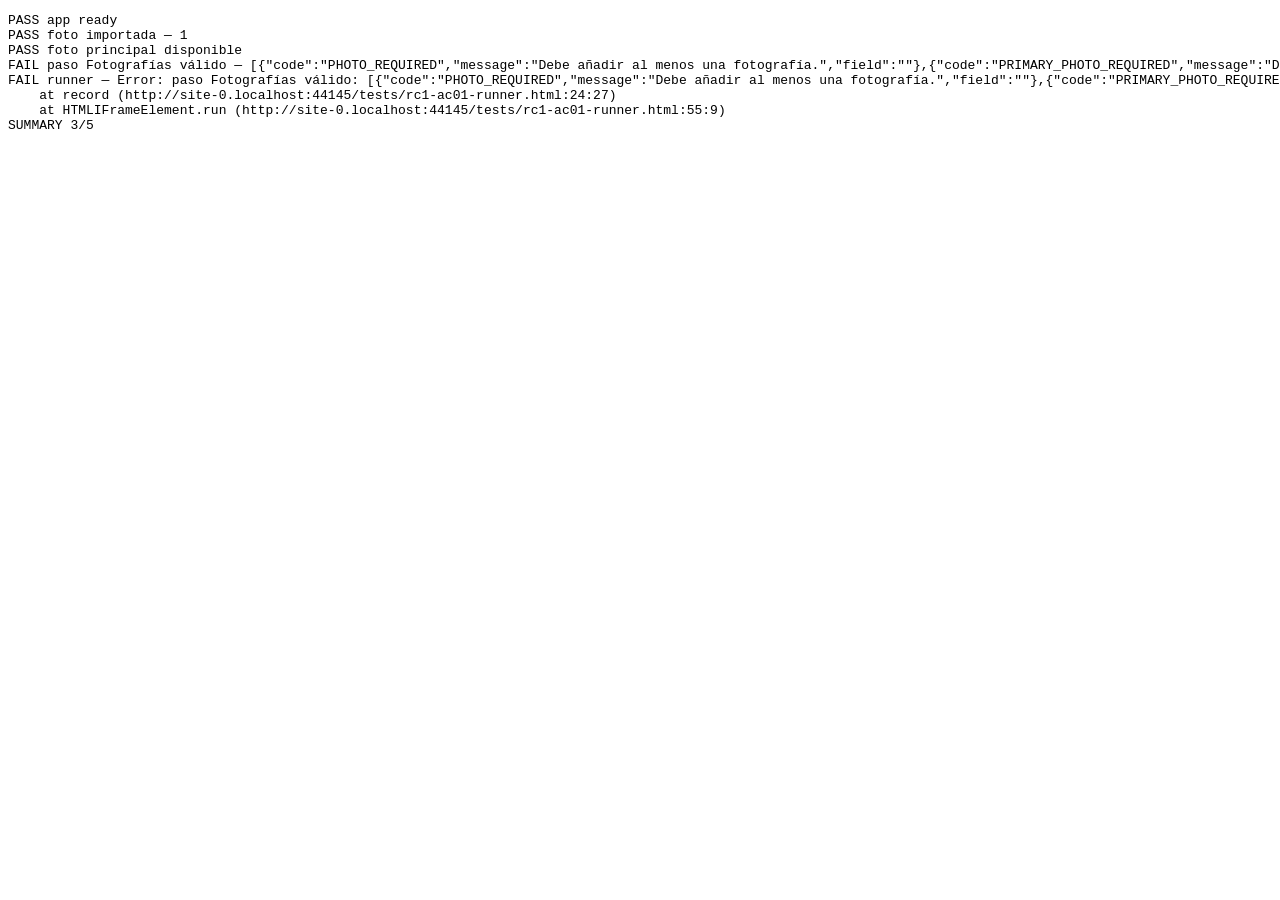
<file: tests/rc1-ac01-runner.html>
<!doctype html>
<html lang="es">
<head><meta charset="utf-8"><title>PortraitOS RC1 AC-01</title></head>
<body>
<pre id="results" data-test-status="running">RUNNING</pre>
<iframe id="app" src="../app/index.html" hidden></iframe>
<script>
"use strict";
const out = document.getElementById("results");
const frame = document.getElementById("app");
const results = [];

function render(final = false) {
    const passed = results.filter(item => item.passed).length;
    out.textContent = results.map(item => `${item.passed ? "PASS" : "FAIL"} ${item.name}${item.detail ? ` — ${item.detail}` : ""}`).join("\n");
    if (final) {
        out.dataset.testStatus = passed === results.length ? "passed" : "failed";
        out.textContent += `\nSUMMARY ${passed}/${results.length}`;
    }
}
function record(name, condition, detail = "") {
    results.push({ name, passed: condition === true, detail });
    render();
    if (!condition) throw new Error(`${name}: ${detail}`);
}
const wait = ms => new Promise(resolve => setTimeout(resolve, ms));

function createImageFile(w) {
    const canvas = w.document.createElement("canvas");
    canvas.width = 720; canvas.height = 720;
    const ctx = canvas.getContext("2d");
    ctx.fillStyle = "#6d4aff"; ctx.fillRect(0, 0, 720, 720);
    ctx.fillStyle = "white"; ctx.font = "64px sans-serif"; ctx.fillText("RC1", 275, 380);
    const binary = w.atob(canvas.toDataURL("image/png").split(",")[1]);
    const bytes = new Uint8Array(binary.length);
    for (let i = 0; i < binary.length; i += 1) bytes[i] = binary.charCodeAt(i);
    return new w.File([bytes], "rc1-ac01.png", { type: "image/png", lastModified: 1710000000000 });
}

async function run() {
    const w = frame.contentWindow;
    try {
        for (let i = 0; i < 100; i += 1) {
            if (w.document.documentElement.dataset.portraitosReady === "true") break;
            await wait(50);
        }
        record("app ready", w.document.documentElement.dataset.portraitosReady === "true");

        const added = await w.PhotosBinding.addFiles([createImageFile(w)]);
        record("foto importada", added.added.length === 1, String(added.added.length));
        const photo = w.ProfileService.photos.getPrimary();
        record("foto principal disponible", Boolean(photo?.id));

        const stepValidation = w.Wizard.validateStep("photos");
        record("paso Fotografías válido", stepValidation.valid === true, JSON.stringify(stepValidation.errors || []));

        w.UI.openModal({ title: "AC-01 Preview", content: "<div data-ac01-modal-content>visible</div>" });
        await wait(50);
        const root = w.document.querySelector("[data-modal-root]");
        const modal = root?.querySelector(".modal");
        const backdrop = root?.querySelector(".modal-backdrop");
        const modalZ = Number(w.getComputedStyle(modal).zIndex || 0);
        const backdropZ = Number(w.getComputedStyle(backdrop).zIndex || 0);
        record("modal visible", root && root.hidden === false && Boolean(modal));
        record("modal por encima del backdrop", modalZ > backdropZ, `modal=${modalZ} backdrop=${backdropZ}`);
        w.UI.closeModal();
        await wait(250);

        const confirmPromise = w.UI.confirm({ title: "AC-01 delete", message: "confirm" });
        await wait(30);
        const accept = w.document.querySelector("[data-confirm='accept']");
        record("confirmación visible", Boolean(accept));
        accept.click();
        record("confirmación resoluble", await confirmPromise === true);
        await wait(250);

        const removePromise = w.PhotosBinding.removePhoto ? w.PhotosBinding.removePhoto(photo.id) : null;
        if (removePromise && typeof removePromise.then === "function") {
            await wait(30);
            w.document.querySelector("[data-confirm='accept']")?.click();
            await removePromise;
            await wait(50);
            record("eliminación efectiva", w.ProfileService.photos.list().length === 0);
        } else {
            record("API eliminación expuesta", false, "PhotosBinding.removePhoto no disponible");
        }

        render(true);
    } catch (error) {
        results.push({ name: "runner", passed: false, detail: error.stack || error.message });
        render(true);
    }
}

frame.addEventListener("load", run, { once: true });
</script>
</body>
</html>
</file>
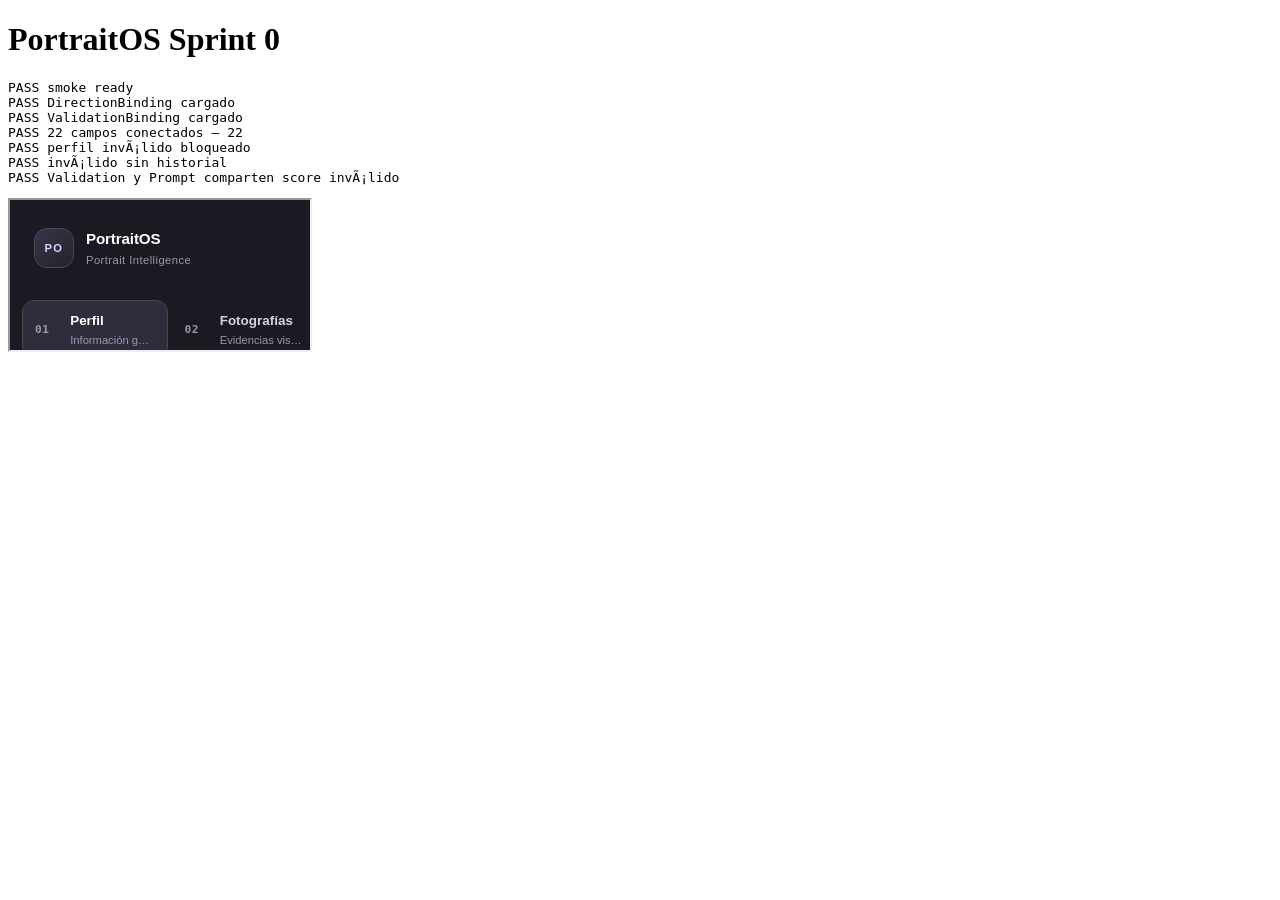
<file: tests/sprint-0-runner.html>
<!doctype html>
<html lang="es">
<head>
    <meta charset="utf-8">
    <title>PortraitOS Sprint 0 tests</title>
</head>
<body>
    <h1>PortraitOS Sprint 0</h1>
    <pre id="results" data-test-status="running">RUNNING</pre>
    <script>
        "use strict";

        const output = document.getElementById("results");
        const results = [];
        let stage = "clean";
        let expectedProfileId = "";
        let generatedEvents = 0;

        function record(name, passed, detail = "") {
            results.push({ name, passed: passed === true, detail });
            render();
            if (!passed) throw new Error(`${name}: ${detail}`);
        }

        function render(final = false) {
            const passed = results.filter(item => item.passed).length;
            output.textContent = results
                .map(item => `${item.passed ? "PASS" : "FAIL"} ${item.name}${item.detail ? ` — ${item.detail}` : ""}`)
                .join("\n");
            if (final) {
                output.dataset.testStatus = passed === results.length ? "passed" : "failed";
                output.textContent += `\nSUMMARY ${passed}/${results.length}`;
            }
        }

        function wait(milliseconds) {
            return new Promise(resolve => setTimeout(resolve, milliseconds));
        }

        function createFrame() {
            const previous = document.querySelector("iframe");
            previous?.remove();
            const frame = document.createElement("iframe");
            frame.src = "../app/index.html";
            frame.addEventListener("load", () => runFrame(frame));
            document.body.appendChild(frame);
        }

        function createValidProfile(windowObject, name) {
            const profile = windowObject.ProfileService.getActive();
            profile.name = name;
            profile.description = "Retrato profesional verificable";
            profile.identity.summary = "Persona adulta con identidad permanente documentada";
            profile.identity.ageAppearance = "40-45";
            profile.identity.locked = true;
            profile.identity.status = "locked";
            Object.values(profile.identity.sections).forEach(section => {
                section.description = "Rasgo permanente verificado";
                section.confidence = "high";
                section.sourcePhotoIds = ["photo-1"];
            });
            profile.identity.photos = [{
                id: "photo-1",
                name: "reference.png",
                isPrimary: true,
                primary: true,
                source: { dataUrl: "[data-uri]" },
                thumbnail: { dataUrl: "[data-uri]" },
                dimensions: { width: 1024, height: 1024 },
                metadata: { quality: { suitableForIdentity: true } }
            }];
            profile.direction = {
                status: "ready",
                objective: profile.description,
                format: "portrait-4-5",
                mood: "confident",
                lighting: { type: "studio", contrast: "medium", notes: "Soft key" },
                camera: { shotType: "headshot", angle: "eye-level", lens: "85 mm", focalLength: "85 mm", depthOfField: "natural" },
                composition: { format: "portrait-4-5", aspectRatio: "portrait-4-5", framing: "centered", notes: "balanced" },
                background: { type: "studio", depth: "separated", description: "neutral" },
                wardrobe: { style: "professional", colors: ["navy", "white"], description: "minimal", garments: [] },
                pose: { position: "three-quarter", bodyPosition: "three-quarter", expression: "confident", notes: "natural" },
                treatment: { mood: "confident", realism: "photorealistic", notes: "minimal retouch" },
                constraints: [],
                references: []
            };
            return profile;
        }

        async function runFrame(frame) {
            const windowObject = frame.contentWindow;
            try {
                if (!windowObject.document.documentElement.hasAttribute("data-portraitos-ready")) {
                    return;
                }

                if (stage === "clean") {
                    windowObject.localStorage.clear();
                    stage = "test";
                    windowObject.location.reload();
                    return;
                }

                if (stage === "reload") {
                    await wait(100);
                    const restored = windowObject.ProfileService.getActive();
                    record("reload conserva perfil activo", restored.id === expectedProfileId, restored.id);
                    record("reload conserva lighting.type", restored.direction.lighting.type === "rembrandt", restored.direction.lighting.type);
                    record("reload conserva camera.lens", restored.direction.camera.lens === "105 mm", restored.direction.camera.lens);
                    record("bindings siguen inicializados una vez", windowObject.DirectionBinding.getState().initialized && windowObject.ValidationBinding.getState().initialized);
                    render(true);
                    return;
                }

                const runtimeErrors = [];
                windowObject.addEventListener("error", event => runtimeErrors.push(event.message));
                windowObject.addEventListener("unhandledrejection", event => runtimeErrors.push(String(event.reason)));

                record("smoke ready", windowObject.document.documentElement.dataset.portraitosReady === "true");
                record("DirectionBinding cargado", Boolean(windowObject.DirectionBinding));
                record("ValidationBinding cargado", Boolean(windowObject.ValidationBinding));
                record("22 campos conectados", windowObject.DirectionBinding.getState().fieldCount === 22, String(windowObject.DirectionBinding.getState().fieldCount));

                windowObject.DirectionBinding.init();
                windowObject.ValidationBinding.init();

                const invalidHistoryBefore = windowObject.PromptHistoryService.getSnapshot().entryCount;
                const invalidReadiness = windowObject.ProfileValidation.getGenerationReadiness();
                await windowObject.ValidationBinding.validate({ notify: false });
                let invalidBlocked = false;
                try {
                    windowObject.PromptBinding.generate();
                } catch (error) {
                    invalidBlocked = error.code === "PROFILE_NOT_READY";
                }
                record("perfil invÃ¡lido bloqueado", !invalidReadiness.ready && invalidBlocked);
                record("invÃ¡lido sin historial", windowObject.PromptHistoryService.getSnapshot().entryCount === invalidHistoryBefore);
                record("Validation y Prompt comparten score invÃ¡lido", windowObject.ValidationBinding.getState().score === Number(windowObject.document.querySelector("[data-prompt-readiness-score]").textContent));

                const profileA = createValidProfile(windowObject, "Perfil A");
                windowObject.ProfileService.load(profileA);
                windowObject.ProfileManager.saveActive();
                await wait(100);

                const lighting = windowObject.document.querySelector("[data-direction-field='lighting.type']");
                const lens = windowObject.document.querySelector("[data-direction-field='camera.lens']");
                lighting.value = "rembrandt";
                lighting.dispatchEvent(new windowObject.Event("change", { bubbles: true }));
                lens.value = "105 mm";
                lens.dispatchEvent(new windowObject.Event("change", { bubbles: true }));
                await wait(900);

                const validReadiness = windowObject.ProfileValidation.getGenerationReadiness();
                const validationState = await windowObject.ValidationBinding.validate({ notify: false });
                record("dos campos Direction persistidos", windowObject.ProfileService.getActive().direction.lighting.type === "rembrandt" && windowObject.ProfileService.getActive().direction.camera.lens === "105 mm");
                record("readiness vÃ¡lido", validReadiness.ready === true, JSON.stringify({ summary: validReadiness.summary, errors: validReadiness.errors }));
                record("Validation y Prompt comparten score vÃ¡lido", validationState.score === Number(windowObject.document.querySelector("[data-prompt-readiness-score]").textContent));

                for (const step of ["profile", "direction", "validation", "prompt", "direction", "prompt"]) {
                    windowObject.Wizard.goTo(step, { force: true });
                }
                windowObject.addEventListener("prompt:generated", () => { generatedEvents += 1; });
                const historyBefore = windowObject.PromptHistoryService.getSnapshot().entryCount;
                windowObject.document.querySelector("[data-action='prompt-generate']").click();
                await wait(100);
                const historyAfter = windowObject.PromptHistoryService.getSnapshot().entryCount;
                record("un resultado visible", windowObject.document.querySelectorAll("[data-prompt-preview]").length === 1);
                record("un evento final", generatedEvents === 1, String(generatedEvents));
                record("una entrada de historial", historyAfter - historyBefore === 1, `${historyBefore}->${historyAfter}`);

                const idA = windowObject.ProfileService.getActive().id;
                windowObject.ProfileManager.create({ name: "Perfil B" });
                const profileB = createValidProfile(windowObject, "Perfil B");
                profileB.id = windowObject.ProfileService.getActive().id;
                profileB.direction.lighting.type = "cinematic";
                profileB.direction.camera.lens = "50 mm";
                windowObject.ProfileService.load(profileB);
                windowObject.ProfileManager.saveActive();
                await wait(100);
                record("resultado se limpia al cambiar perfil", windowObject.PromptBinding.getLastResult() === null && !windowObject.document.querySelector("[data-prompt-preview]"));
                windowObject.ProfileManager.select(idA);
                await wait(100);
                record(
                    "direcciÃ³n aislada por perfil",
                    windowObject.ProfileService.getActive().direction.lighting.type === "rembrandt" && windowObject.document.querySelector("[data-direction-field='camera.lens']").value === "105 mm",
                    JSON.stringify({
                        activeId: windowObject.ProfileService.getActive().id,
                        expectedId: idA,
                        lighting: windowObject.ProfileService.getActive().direction.lighting.type,
                        activeLens: windowObject.ProfileService.getActive().direction.camera.lens,
                        lens: windowObject.document.querySelector("[data-direction-field='camera.lens']").value
                    })
                );
                record("sin excepciones de escenario", runtimeErrors.length === 0, runtimeErrors.join(" | "));

                expectedProfileId = idA;
                stage = "reload";
                windowObject.location.reload();
            } catch (error) {
                results.push({ name: "runner", passed: false, detail: error.stack || error.message });
                render(true);
            }
        }

        createFrame();
    </script>
</body>
</html>
</file>
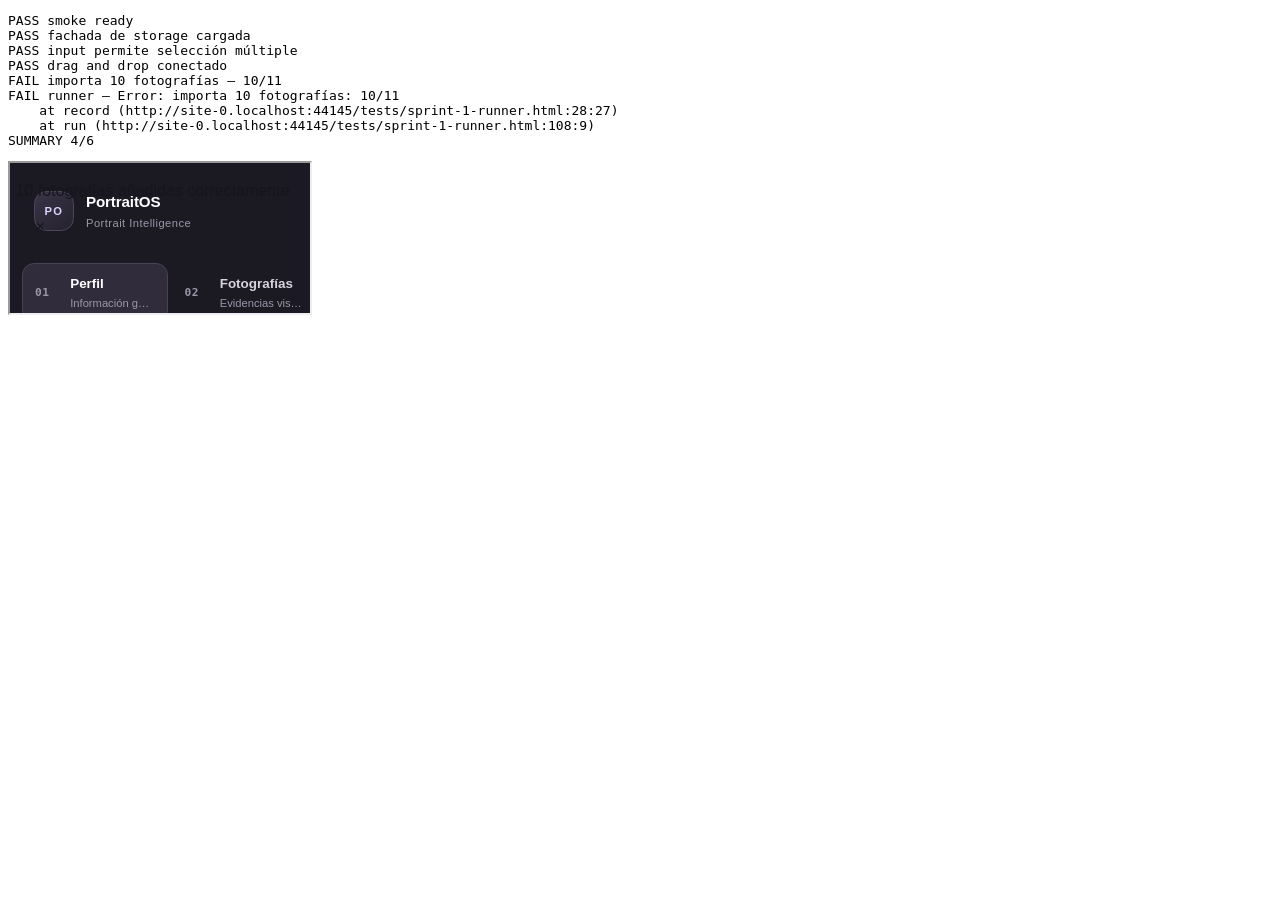
<file: tests/sprint-1-runner.html>
<!doctype html>
<html lang="es">
<head><meta charset="utf-8"><title>PortraitOS Sprint 1 tests</title></head>
<body>
<pre id="results" data-test-status="running">RUNNING</pre>
<script>
"use strict";

const output = document.getElementById("results");
const results = [];
let stage = "clean";
let expected = null;
const keepAlive = window.setInterval(() => {}, 50);

function render(final = false) {
    const passed = results.filter(item => item.passed).length;
    output.textContent = results.map(item => `${item.passed ? "PASS" : "FAIL"} ${item.name}${item.detail ? ` — ${item.detail}` : ""}`).join("\n");
    if (final) {
        window.clearInterval(keepAlive);
        output.dataset.testStatus = passed === results.length ? "passed" : "failed";
        output.textContent += `\nSUMMARY ${passed}/${results.length}`;
    }
}

function record(name, condition, detail = "") {
    results.push({ name, passed: condition === true, detail });
    render();
    if (!condition) throw new Error(`${name}: ${detail}`);
}

const wait = milliseconds => new Promise(resolve => setTimeout(resolve, milliseconds));

function createFrame() {
    const frame = document.createElement("iframe");
    frame.src = "../app/index.html";
    frame.addEventListener("load", () => run(frame));
    document.body.appendChild(frame);
}

function createImageFile(w, index) {
    const canvas = w.document.createElement("canvas");
    canvas.width = 640;
    canvas.height = 640;
    const context = canvas.getContext("2d");
    context.fillStyle = `hsl(${index * 31}, 60%, 48%)`;
    context.fillRect(0, 0, 640, 640);
    context.fillStyle = "white";
    context.font = "80px sans-serif";
    context.fillText(String(index), 280, 350);
    const encoded = canvas.toDataURL("image/png").split(",")[1];
    const binary = w.atob(encoded);
    const bytes = new Uint8Array(binary.length);
    for (let offset = 0; offset < binary.length; offset += 1) bytes[offset] = binary.charCodeAt(offset);
    return new w.File([bytes], `evidence-${index}.png`, { type: "image/png", lastModified: 1700000000000 + index });
}

async function run(frame) {
    const w = frame.contentWindow;
    try {
        if (!w.document.documentElement.hasAttribute("data-portraitos-ready")) return;

        if (stage === "clean") {
            w.localStorage.clear();
            stage = "test";
            w.location.reload();
            return;
        }

        if (stage === "reload") {
            await wait(150);
            const active = w.ProfileService.getActive();
            const photos = w.ProfileService.photos.list();
            record("recarga conserva perfil", active.id === expected.profileId, active.id);
            record("recarga conserva 8 fotografías", photos.length === 8, String(photos.length));
            record("recarga conserva principal", w.ProfileService.photos.getPrimary()?.id === expected.primaryId);
            record("recarga conserva orden", photos.map(photo => photo.id).join(",") === expected.order.join(","));
            record("metadatos persisten", photos.every(photo => photo.filename && photo.mime && photo.width === 640 && photo.height === 640 && photo.orientation === "square" && photo.filesize > 0 && photo.checksum));
            record("bindings permanecen únicos", w.PhotosBinding.getState().initialized === true);
            render(true);
            return;
        }

        const runtimeErrors = [];
        w.addEventListener("error", event => runtimeErrors.push(event.message));
        w.addEventListener("unhandledrejection", event => runtimeErrors.push(String(event.reason)));

        record("smoke ready", w.document.documentElement.dataset.portraitosReady === "true");
        record("fachada de storage cargada", w.PhotoStorage.describe().migrationReady === true);
        record("input permite selección múltiple", w.document.querySelector("[data-photo-input]").multiple === true);
        record("drag and drop conectado", Boolean(w.document.querySelector(".photo-dropzone")));

        let changeEvents = 0;
        let validationEvents = 0;
        const operations = [];
        w.AppEvents.on("photos:changed", detail => {
            changeEvents += 1;
            operations.push(detail.operation);
        });

        w.AppEvents.on("validation:completed", () => { validationEvents += 1; });

        w.document.querySelector("[data-prompt-readiness-score]").textContent = "999";
        const files = [];
        for (let index = 0; index < 10; index += 1) files.push(await createImageFile(w, index));
        const imported = await w.PhotosBinding.addFiles(files);
        await wait(100);
        const importedPhotos = w.ProfileService.photos.list();
        record("importa 10 fotografías", imported.added.length === 10 && importedPhotos.length === 10, `${imported.added.length}/${importedPhotos.length}`);
        record("genera miniaturas", importedPhotos.every(photo => photo.thumbnail?.dataUrl?.startsWith("data:image/jpeg")));
        record("genera checksum único", new Set(importedPhotos.map(photo => photo.checksum)).size === 10);
        record("principal automática", w.ProfileService.photos.getPrimary()?.id === importedPhotos[0].id);
        record("un evento por alta", changeEvents === 10 && operations.every(operation => operation === "add"), String(changeEvents));

        const newPrimaryId = importedPhotos[5].id;
        w.ProfileService.photos.setPrimary(newPrimaryId);
        record("cambia fotografía principal", w.ProfileService.photos.getPrimary()?.id === newPrimaryId);

        const reverseOrder = w.ProfileService.photos.list().map(photo => photo.id).reverse();
        w.ProfileService.photos.reorder(reverseOrder);
        record("persiste orden de dominio", w.ProfileService.photos.list()[0].id === reverseOrder[0]);

        w.ProfileService.photos.remove(reverseOrder[1]);
        w.ProfileService.photos.remove(reverseOrder[2]);
        const remaining = w.ProfileService.photos.list();
        record("eliminación segura", remaining.length === 8, String(remaining.length));
        record("principal sigue válida", Boolean(w.ProfileService.photos.getPrimary()));

        const duplicate = await w.PhotosBinding.addFiles([files[5]]);
        const empty = new w.File([], "empty.png", { type: "image/png" });
        const invalid = new w.File(["not-image"], "invalid.txt", { type: "text/plain" });
        const corrupt = new w.File(["broken"], "corrupt.jpg", { type: "image/jpeg" });
        const invalidResult = await w.PhotosBinding.addFiles([empty, invalid, corrupt]);
        record("bloquea duplicado exacto", duplicate.added.length === 0 && duplicate.rejected[0]?.errors?.[0]?.code === "DUPLICATE_PHOTO");
        record("bloquea vacío, formato y corrupción", invalidResult.added.length === 0 && invalidResult.rejected.length === 3, invalidResult.rejected.map(item => item.errors?.[0]?.code).join(","));

        await wait(100);
        const readinessAfter = w.ProfileValidation.getGenerationReadiness().score;
        record("Validation reacciona automáticamente", w.ValidationBinding.getState().score === readinessAfter);
        record("Prompt Readiness reacciona", Number(w.document.querySelector("[data-prompt-readiness-score]").textContent) === readinessAfter);
        record("Identity obtiene principal", w.ProfileService.photos.getPrimary()?.id === newPrimaryId);
        record("Validation se recalcula por evento", validationEvents > 0, String(validationEvents));

        const profileAId = w.ProfileService.getActive().id;
        const cancellationFile = createImageFile(w, 30);
        const pendingImport = w.PhotosBinding.addFiles([cancellationFile]);
        w.ProfileManager.create({ name: "Perfil B" });
        const profileBId = w.ProfileService.getActive().id;
        const cancelledImport = await pendingImport;
        record("cambio de perfil cancela importación segura", cancelledImport.added.length === 0 && w.ProfileService.photos.list().length === 0);
        const fileB = await createImageFile(w, 20);
        await w.PhotosBinding.addFiles([fileB]);
        record("Perfil B contiene solo sus fotos", w.ProfileService.photos.list().length === 1);
        w.ProfileManager.select(profileAId);
        record("Perfil A conserva sus fotos", w.ProfileService.photos.list().length === 8);
        w.ProfileManager.select(profileBId);
        record("aislamiento bidireccional", w.ProfileService.photos.list().length === 1 && w.ProfileService.photos.list()[0].filename === "evidence-20.png");
        w.ProfileManager.select(profileAId);

        record("eventos de mutación son unitarios", changeEvents === 15, String(changeEvents));
        record("sin excepciones de consola", runtimeErrors.length === 0, runtimeErrors.join(" | "));

        const finalPhotos = w.ProfileService.photos.list();
        expected = {
            profileId: profileAId,
            primaryId: w.ProfileService.photos.getPrimary().id,
            order: finalPhotos.map(photo => photo.id)
        };
        stage = "reload";
        w.location.reload();
    } catch (error) {
        results.push({ name: "runner", passed: false, detail: error.stack || error.message });
        render(true);
    }
}

createFrame();
</script>
</body>
</html>
</file>
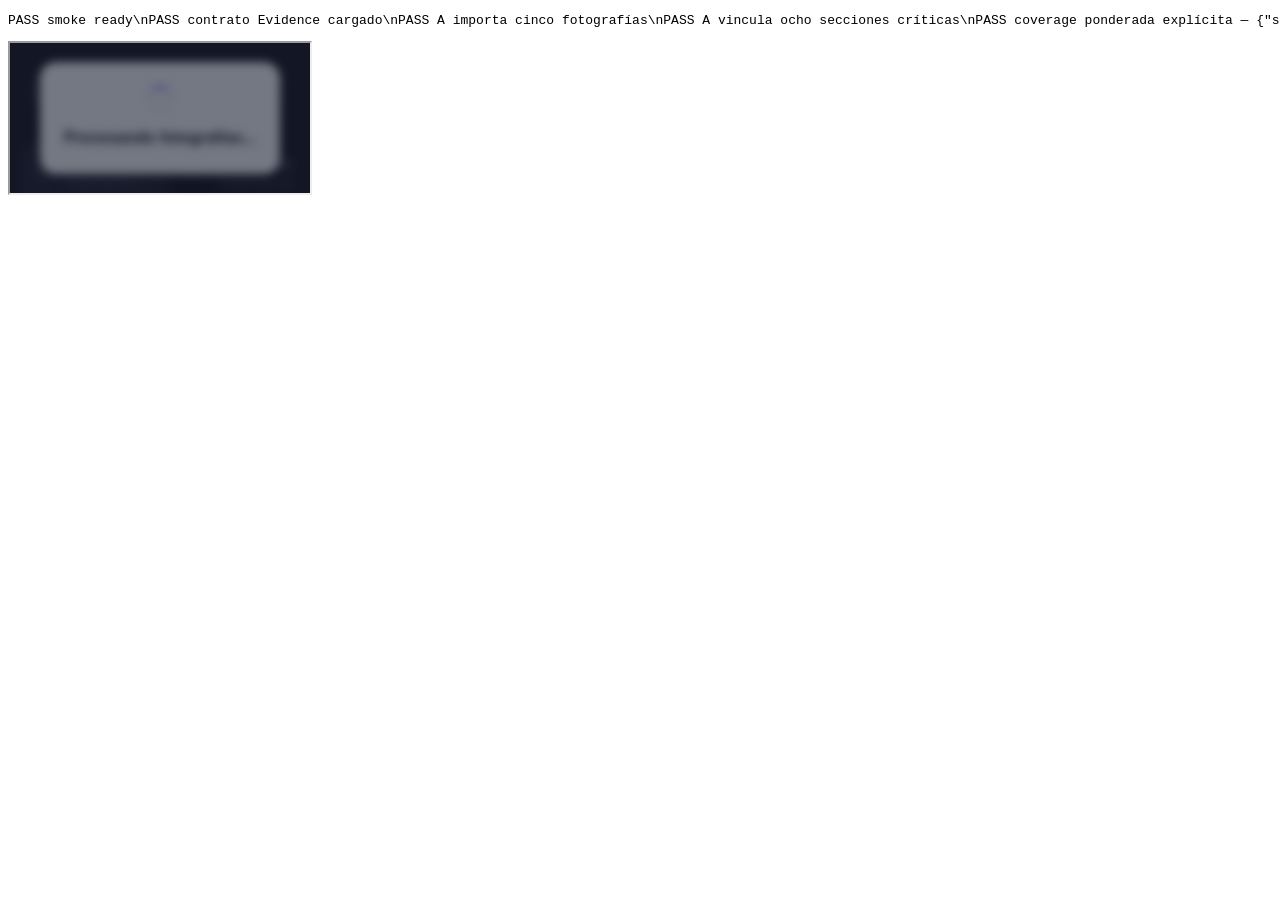
<file: tests/sprint-2-runner.html>
﻿<!doctype html>
<html lang="es"><head><meta charset="utf-8"><title>PortraitOS Sprint 2 tests</title></head>
<body><pre id="results" data-test-status="running">RUNNING</pre>
<script>
"use strict";
const output = document.getElementById("results");
const results = [];
let keepAlive = null;
let stage = "clean";
let expected = {};

function render(final = false) {
    const passed = results.filter(item => item.passed).length;
    output.textContent = results.map(item => `${item.passed ? "PASS" : "FAIL"} ${item.name}${item.detail ? ` — ${item.detail}` : ""}`).join("\\n");
    if (final) {
        clearInterval(keepAlive);
        keepAlive = null;
        output.dataset.testStatus = passed === results.length ? "passed" : "failed";
        output.textContent += `\\nSUMMARY ${passed}/${results.length}`;
    }
}
function record(name, condition, detail = "") {
    results.push({ name, passed: condition === true, detail }); render();
    if (!condition) throw new Error(`${name}: ${detail}`);
}
const wait = ms => new Promise(resolve => setTimeout(resolve, ms));

function resetRunnerState() {
    clearInterval(keepAlive);
    keepAlive = null;
    stage = "clean";
    expected = {};
    results.length = 0;
    output.textContent = "RUNNING";
}

function createFrame() {
    const old = document.querySelector("iframe"); old?.remove();
    resetRunnerState();
    const frame = document.createElement("iframe"); frame.src = "../app/index.html";
    frame.addEventListener("load", () => run(frame)); document.body.append(frame);
}

function createImageFile(w, index) {
    const canvas = w.document.createElement("canvas"); canvas.width = 640; canvas.height = 640;
    const context = canvas.getContext("2d"); context.fillStyle = `hsl(${index * 47}, 58%, 44%)`; context.fillRect(0, 0, 640, 640);
    context.fillStyle = "white"; context.font = "80px sans-serif"; context.fillText(String(index), 280, 350);
    const binary = w.atob(canvas.toDataURL("image/png").split(",")[1]);
    const bytes = new Uint8Array(binary.length); for (let i = 0; i < binary.length; i += 1) bytes[i] = binary.charCodeAt(i);
    return new w.File([bytes], `identity-evidence-${index}.png`, { type: "image/png", lastModified: 1710000000000 + index });
}

function completeIdentity(w, prefix) {
    w.ProfileService.identity.updateGeneral({ summary: `${prefix} identidad permanente documentada`, ageAppearance: "40-45" });
    Object.values(w.ProfileIdentity.constants.IDENTITY_SECTIONS).forEach(section => {
        w.ProfileService.identity.updateSection(section, { description: `${prefix} rasgo permanente ${section}`, confidence: "high" });
    });
    w.ProfileManager.saveActive();
}

function linkCriticalEvidence(w, photoId, prefix) {
    w.ProfileIdentity.constants.CRITICAL_EVIDENCE_SECTIONS.forEach(section => {
        w.ProfileService.identity.linkEvidence(section, photoId, { note: `${prefix} ${section}` });
    });
}

function preparePromptProfile(w) {
    const profile = w.ProfileService.getActive();
    profile.photos = profile.identity.photos;
    profile.identity.evidenceState = w.ProfileIdentity.getEvidenceState(profile);
    profile.validation = { score: 100, status: "ready", validatedAt: new Date().toISOString() };
    profile.direction = {
        status: "ready", objective: "Retrato editorial", format: "portrait-4-5", mood: "confident",
        lighting: { type: "studio", contrast: "medium", notes: "soft" },
        camera: { shotType: "headshot", angle: "eye-level", lens: "85 mm", focalLength: "85 mm", depthOfField: "natural" },
        composition: { format: "portrait-4-5", aspectRatio: "portrait-4-5", framing: "centered", notes: "balanced" },
        background: { type: "studio", depth: "separated", description: "neutral" },
        wardrobe: { style: "professional", colors: ["navy"], description: "minimal", garments: [] },
        pose: { position: "three-quarter", bodyPosition: "three-quarter", expression: "confident", notes: "natural" },
        treatment: { mood: "confident", realism: "photorealistic", notes: "minimal" }, constraints: [], references: []
    };
    return profile;
}

async function run(frame) {
    const w = frame.contentWindow;
    try {
        if (!w.document.documentElement.hasAttribute("data-portraitos-ready")) return;
        if (stage === "clean") { w.localStorage.clear(); stage = "scenario-a"; w.location.reload(); return; }

        if (stage === "reload-a") {
            await wait(100);
            const identity = w.ProfileService.identity.get();
            const state = w.ProfileService.identity.getEvidenceState();
            record("A recarga conserva perfil", w.ProfileService.getActive().id === expected.profileAId);
            record("A recarga conserva cinco fotos", w.ProfileService.photos.list().length === 5);
            record("A recarga conserva rasgos", identity.sections.face.description.includes("Perfil A"));
            record("A recarga conserva evidencias", state.validEvidenceCount === 8, String(state.validEvidenceCount));
            record("A recarga conserva coverage", state.score === 90, String(state.score));
            record("A recarga conserva lock", identity.locked === true && identity.lockedEvidenceVersion === "portraitos.identity-evidence.v1");

            const lockedDescription = identity.sections.face.description;
            let editBlocked = false;
            try { w.ProfileService.identity.updateSection("face", { description: "No debe cambiar" }); } catch (error) { editBlocked = error.code === "IDENTITY_LOCKED"; }
            record("lock impide edición", editBlocked && w.ProfileService.identity.getSection("face").description === lockedDescription);

            let unlockEvents = 0; w.AppEvents.on("identity:unlocked", () => { unlockEvents += 1; });
            const unlockPromise = w.IdentityBinding.unlock(); await wait(20);
            w.document.querySelector("[data-confirm='accept']")?.click(); await unlockPromise;
            w.ProfileService.identity.updateSection("face", { description: "Perfil A rostro editado tras desbloqueo" });
            w.ProfileManager.saveActive();
            record("desbloqueo confirma y permite editar", !w.ProfileService.identity.isLocked() && w.ProfileService.identity.getSection("face").description.includes("editado"));
            record("desbloqueo emite un evento", unlockEvents === 1, String(unlockEvents));

            const linkedPhotoId = expected.linkedPhotoId;
            w.ProfileService.photos.remove(linkedPhotoId); await wait(50);
            const brokenState = w.ProfileService.identity.getEvidenceState();
            record("eliminar foto conserva referencias", brokenState.totalEvidenceCount === 8);
            record("referencias quedan missing", brokenState.invalidEvidenceCount === 8, String(brokenState.invalidEvidenceCount));
            record("coverage se reduce", brokenState.score === 0, String(brokenState.score));
            const brokenReadiness = w.ProfileValidation.getGenerationReadiness();
            record("Validation detecta evidencia rota", brokenReadiness.errors.some(item => item.code === "IDENTITY_EVIDENCE_MISSING"));
            record("Prompt Readiness se actualiza", Number(w.document.querySelector("[data-prompt-readiness-score]").textContent) === brokenReadiness.score);
            record("rasgo no se elimina", w.ProfileService.identity.getSection("face").description.includes("editado"));

            await runRemainingScenarios(w);
            return;
        }

        if (stage === "final-reload") {
            await wait(100);
            const libDiag = w.ProfileStorage?.loadLibrary?.() || {};
            const profileNames = (libDiag.profiles || []).map(p => `${p.name}|${p.id}`).join(" // ");
            record("reload final conserva perfil histórico", w.ProfileService.getActive().id === expected.historicalId, `actual=${w.ProfileService.getActive()?.id} expected=${expected.historicalId} libActive=${libDiag.activeProfileId} profiles=${profileNames} PRE=${JSON.stringify(window.__preReloadDiag)}`);
            record("reload final conserva rasgo histórico", w.ProfileService.identity.getSection("face").description === "Rostro histórico preservado");
            record("reload final conserva evidencia histórica añadida", w.ProfileService.identity.getEvidence("face").length === 1);
            record("bindings únicos tras navegación", w.IdentityBinding.getState().initialized === true);
            render(true); return;
        }

        const runtimeErrors = []; w.addEventListener("error", e => runtimeErrors.push(e.message)); w.addEventListener("unhandledrejection", e => runtimeErrors.push(String(e.reason)));
        record("smoke ready", w.document.documentElement.dataset.portraitosReady === "true");
        record("contrato Evidence cargado", w.ProfileIdentity.constants.EVIDENCE_VERSION === "portraitos.identity-evidence.v1");
        const files = []; for (let i = 0; i < 5; i += 1) files.push(createImageFile(w, i));
        const imported = await w.PhotosBinding.addFiles(files);
        record("A importa cinco fotografías", imported.added.length === 5);
        const primary = w.ProfileService.photos.getPrimary();
        completeIdentity(w, "Perfil A");
        linkCriticalEvidence(w, primary.id, "A");
        const state = w.ProfileService.identity.getEvidenceState();
        record("A vincula ocho secciones críticas", state.validEvidenceCount === 8);
        record("coverage ponderada explícita", state.score === 90 && state.readyForLock, JSON.stringify({ score: state.score, covered: state.coveredSections }));
        record("Evidence no copia Data URLs", !JSON.stringify(w.ProfileService.identity.getEvidence()).includes("data:image"));
        const validation = w.ProfileService.identity.validate("Sprint 2 runner");
        record("validación formal completa", validation.status === "validated");
        let confirmationRequired = false;
        try { w.ProfileService.identity.lock({ lockedBy: "runner" }); } catch (error) { confirmationRequired = error.code === "LOCK_CONFIRMATION_REQUIRED"; }
        record("lock exige confirmación", confirmationRequired);
        const locked = w.ProfileService.identity.lock({ confirm: true, lockedBy: "runner" });
        record("lock válido", locked.locked === true && Boolean(locked.lockedAt) && Boolean(locked.lockedEvidenceVersion));
        const contractText = JSON.stringify(w.ProfileService.identity.contract());
        record("contrato Prompt no contiene binarios ni checksums", !contractText.includes("data:image") && !contractText.includes(primary.checksum));
        const portraitContract = w.PromptBuilder.build(preparePromptProfile(w));
        const compiled = w.PromptCompiler.compile(portraitContract);
        record("Prompt Builder consume coverage estructural", portraitContract.subject.identity.evidence.coverage === 90);
        record("Compiler conserva auditoría sin contaminar texto", compiled.metadata.identityEvidence.coverage === 90 && !compiled.prompt.includes(primary.id) && !compiled.prompt.includes(primary.checksum));
        record("sin excepciones escenario A", runtimeErrors.length === 0, runtimeErrors.join(" | "));
        expected = { profileAId: w.ProfileService.getActive().id, linkedPhotoId: primary.id };

        /* Barrera durable del escenario A antes de destruir el runtime. */
        w.ProfileManager.saveActive();
        await w.ProfileStorage.flush();
        const durableA = w.ProfileStorage.loadLibrary();
        if (durableA?.activeProfileId !== expected.profileAId) {
            throw new Error(
                `persistencia A no confirmada antes de reload: active=${durableA?.activeProfileId} expected=${expected.profileAId}`
            );
        }

        stage = "reload-a"; w.location.reload();
    } catch (error) {
        results.push({ name: "runner", passed: false, detail: error.stack || error.message }); render(true);
    }
}

async function runRemainingScenarios(w) {
    const profileAId = expected.profileAId;
    w.ProfileManager.create({ name: "Perfil B" }); const profileBId = w.ProfileService.getActive().id;
    await w.PhotosBinding.addFiles([createImageFile(w, 20)]); completeIdentity(w, "Perfil B");
    const photoB = w.ProfileService.photos.getPrimary(); linkCriticalEvidence(w, photoB.id, "B");
    record("B tiene evidencia propia", w.ProfileService.identity.getEvidenceState().validEvidenceCount === 8);
    w.ProfileManager.select(profileAId); record("A no recibe evidencia B", w.ProfileService.identity.getEvidence("face").every(item => item.photoId !== photoB.id));
    w.ProfileManager.select(profileBId); record("B conserva aislamiento", w.ProfileService.identity.getEvidence("face")[0].profileId === profileBId);

    const duplicate = w.ProfileManager.duplicate(profileBId, { name: "Perfil B copia" });
    record("duplicación reasigna propietario", w.ProfileService.identity.getEvidence("face")[0].profileId === duplicate.id && w.ProfileService.identity.getEvidenceState().validEvidenceCount === 8);
    record("duplicación desbloquea identidad", w.ProfileService.identity.isLocked() === false);
    w.ProfileManager.select(profileBId);

    const mismatchProfile = w.ProfileService.getActive(); mismatchProfile.identity.evidence.face[0].checksum = "checksum-alterado";
    w.ProfileService.load(mismatchProfile); w.ProfileManager.saveActive();
    const mismatch = w.ProfileService.identity.getEvidenceState();
    record("checksum mismatch detectado", mismatch.sections.face.evidence[0].integrity === "checksum_mismatch");
    w.ProfileService.identity.validate("runner");
    let mismatchBlocked = false;
    try { w.ProfileService.identity.lock({ confirm: true, lockedBy: "runner" }); } catch (error) { mismatchBlocked = error.code === "IDENTITY_EVIDENCE_NOT_READY"; }
    record("checksum crítico impide lock", mismatchBlocked);
    record("Validation coherente con mismatch", w.ProfileValidation.getGenerationReadiness().errors.some(item => item.code === "IDENTITY_EVIDENCE_CHECKSUM_MISMATCH"));

    w.ProfileManager.create({ name: "Perfil histórico" }); const historicalId = w.ProfileService.getActive().id;
    const historical = w.ProfileService.getActive(); historical.identity.sections.face.description = "Rostro histórico preservado";
    delete historical.identity.evidence; delete historical.identity.evidenceVersion; historical.identity.sections.face.sourcePhotoIds = [];
    w.ProfileService.load(historical);
    record("normalización histórica crea Evidence", Boolean(w.ProfileService.identity.get().evidence));
    record("normalización histórica conserva rasgos", w.ProfileService.identity.getSection("face").description === "Rostro histórico preservado");
    const historicalPhoto = createImageFile(w, 40); await w.PhotosBinding.addFiles([historicalPhoto]);
    const historicalPhotoId = w.ProfileService.photos.getPrimary().id;
    let evidenceEvents = 0; w.AppEvents.on("identity:evidence-updated", () => { evidenceEvents += 1; });
    for (const step of ["identity", "photos", "identity", "profile", "identity"]) w.Wizard.goTo(step, { force: true });
    w.IdentityBinding.init(); w.IdentityBinding.init();
    w.ProfileService.identity.linkEvidence("face", historicalPhotoId, { note: "Migración compatible" });
    record("una vinculación produce un evento", evidenceEvents === 1, String(evidenceEvents));
    record("sin evidencia duplicada", w.ProfileService.identity.getEvidence("face").length === 1);
    record("adaptador sourcePhotoIds sincronizado", w.ProfileService.identity.getSection("face").sourcePhotoIds[0] === historicalPhotoId);

    /*
     * Barrera durable antes de recargar.
     *
     * ProfileStorage coalesce escrituras y puede tener un commit anterior
     * todavÃ­a en curso. Recargar inmediatamente despuÃ©s de saveActive() hace
     * que IndexedDB/fallback compitan con el estado mÃ¡s reciente en memoria.
     * El runner debe validar el contrato durable real: guardar el perfil
     * activo y esperar explÃ­citamente a flush() antes de destruir el runtime.
     */
    w.ProfileManager.saveActive();
    await w.ProfileStorage.flush();

    const durableLibrary = w.ProfileStorage.loadLibrary();
    if (durableLibrary?.activeProfileId !== historicalId) {
        throw new Error(
            `persistencia histÃ³rica no confirmada antes de reload: active=${durableLibrary?.activeProfileId} expected=${historicalId}`
        );
    }

    expected.historicalId = historicalId; stage = "final-reload";
    const preReload = w.ProfileStorage?.loadLibrary?.() || {};
    window.__preReloadDiag = { libProfiles: (preReload.profiles || []).map(p => `${p.name}|${p.id}`).join(" // "), libActive: preReload.activeProfileId, idbActive: null, fallbackActive: null };
    try { window.__preReloadDiag.idbActive = await new Promise((resolve) => { const r = indexedDB.open("portraitos"); r.onsuccess = () => { const db = r.result; const tx = db.transaction("profile-library", "readonly"); const req = tx.objectStore("profile-library").get("active"); req.onsuccess = () => { const rec = req.result; resolve(rec ? { active: rec.payload?.activeProfileId, profiles: (rec.payload?.profiles || []).map(p => p.name).join(" // "), writtenAt: rec.writtenAt } : "none"); db.close(); }; req.onerror = () => resolve("error"); }; r.onerror = () => resolve("error"); }); } catch (e) { window.__preReloadDiag.idbActive = "err"; }
    const fbk = localStorage.getItem("portraitos.storage.library.v2");
    try { window.__preReloadDiag.fallbackActive = fbk ? (JSON.parse(fbk).payload?.activeProfileId || "n/a") + "|" + (JSON.parse(fbk).payload?.profiles || []).map(p => p.name).join(" // ") + "|" + JSON.parse(fbk).writtenAt : "none"; } catch (e) { window.__preReloadDiag.fallbackActive = "parse-err"; }
    w.location.reload();
}

createFrame();
</script></body></html>
</file>
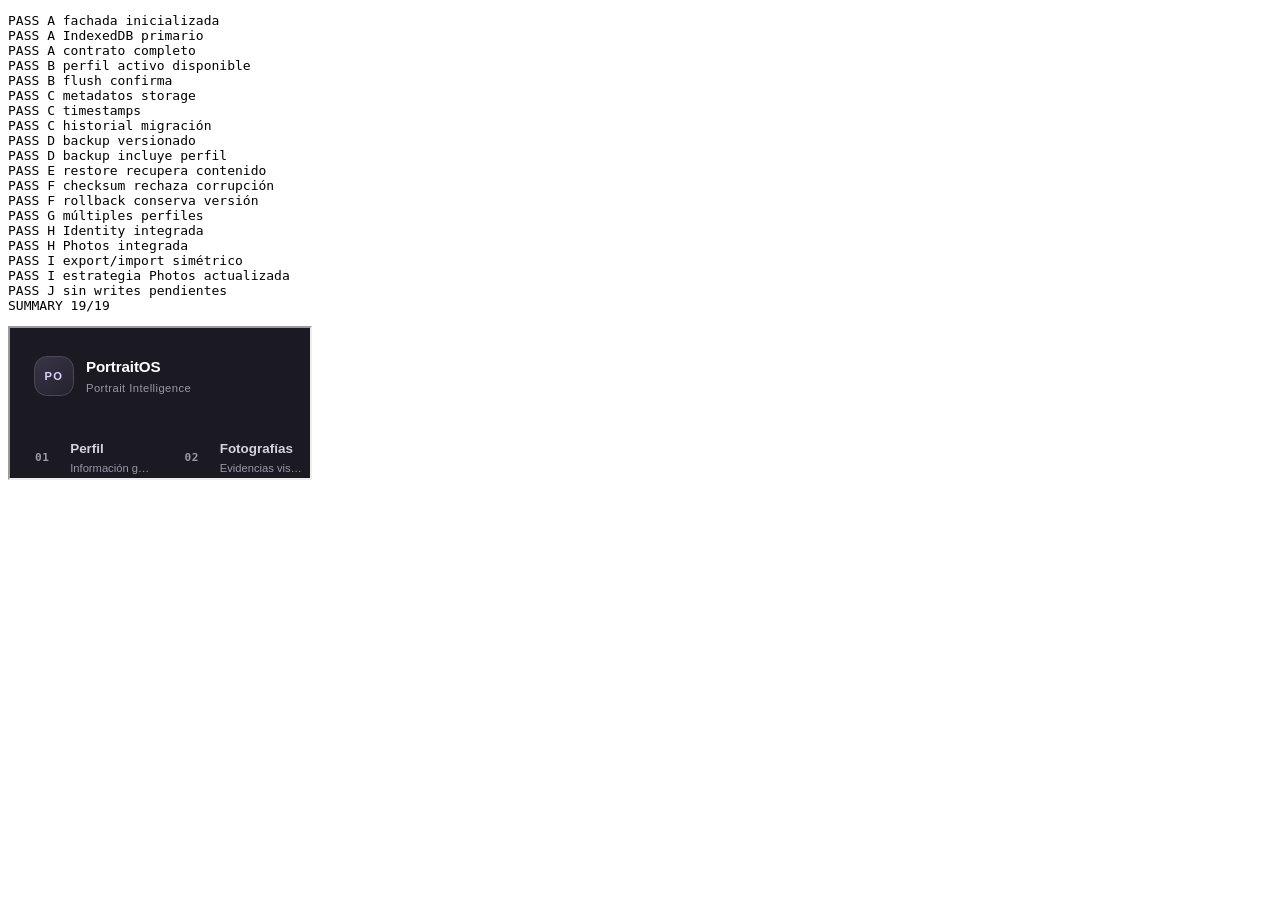
<file: tests/sprint-3-runner.html>
<!doctype html>
<html lang="es"><head><meta charset="utf-8"><title>PortraitOS Sprint 3 tests</title></head>
<body><pre id="results" data-test-status="running">RUNNING</pre><script>
"use strict";
const output = document.getElementById("results"); const results = []; const keepAlive = setInterval(() => {}, 50);
function record(name, condition, detail="") { results.push({name, passed: condition === true, detail}); render(); if (!condition) throw new Error(`${name}: ${detail}`); }
function render(final=false) { const passed=results.filter(x=>x.passed).length; output.textContent=results.map(x=>`${x.passed?"PASS":"FAIL"} ${x.name}${x.detail?` — ${x.detail}`:""}`).join("\n"); if(final){clearInterval(keepAlive); output.dataset.testStatus=passed===results.length?"passed":"failed"; output.textContent+=`\nSUMMARY ${passed}/${results.length}`;} }
const wait=ms=>new Promise(resolve=>setTimeout(resolve,ms));
const frame=document.createElement("iframe"); frame.src="../app/index.html"; document.body.append(frame);
frame.addEventListener("load", async()=>{ const w=frame.contentWindow; try { if(!w.document.documentElement.hasAttribute("data-portraitos-ready")) return;
    for(let attempt=0; attempt<100 && w.ProfileStorage.describe().backend==="uninitialized"; attempt+=1) await wait(20);
    record("A fachada inicializada", w.ProfileStorage.describe().backend !== "uninitialized");
    record("A IndexedDB primario", ["indexeddb","indexeddb-pending","localstorage"].includes(w.ProfileStorage.describe().backend));
    record("A contrato completo", ["save","load","remove","exists","migrate","exportData","importData","backup","restore","flush"].every(k=>typeof w.ProfileStorage[k]==="function"));
    const initial=w.ProfileService.getActive(); record("B perfil activo disponible", Boolean(initial?.id));
    w.ProfileService.update({description:"Sprint 3 persisted"}); w.ProfileManager.saveActive(); await w.ProfileStorage.flush();
    record("B flush confirma", w.ProfileStorage.describe().pending===false);
    const library=w.ProfileStorage.loadLibrary(); const stored=library.profiles.find(p=>p.id===initial.id);
    record("C metadatos storage", stored.storageVersion==="2.0.0" && Boolean(stored.schemaVersion));
    record("C timestamps", Boolean(stored.createdAt) && Boolean(stored.updatedAt));
    record("C historial migración", Array.isArray(stored.migrationHistory));
    const backup=await w.ProfileStorage.backup(); const parsed=JSON.parse(backup);
    record("D backup versionado", parsed.format==="portraitos-backup" && Boolean(parsed.checksum));
    record("D backup incluye perfil", parsed.library.profiles.some(p=>p.id===initial.id));
    w.ProfileService.update({description:"Changed after backup"}); w.ProfileManager.saveActive(); await w.ProfileStorage.flush();
    await w.ProfileStorage.restore(backup); record("E restore recupera contenido", w.ProfileStorage.loadLibrary().profiles.find(p=>p.id===initial.id).description==="Sprint 3 persisted");
    let checksum=false; try { const bad=JSON.parse(backup); bad.library.profiles[0].name="tampered"; await w.ProfileStorage.restore(bad); } catch(e){ checksum=e.code==="STORAGE_CHECKSUM"; }
    record("F checksum rechaza corrupción", checksum);
    record("F rollback conserva versión", w.ProfileStorage.loadLibrary().profiles.find(p=>p.id===initial.id).description==="Sprint 3 persisted");
    w.ProfileManager.create({name:"Persistence B"}); w.ProfileService.identity.updateGeneral({summary:"Identidad persistida"}); w.ProfileManager.saveActive(); await w.ProfileStorage.flush();
    record("G múltiples perfiles", w.ProfileStorage.loadLibrary().profiles.length>=2);
    record("H Identity integrada", JSON.stringify(w.ProfileStorage.loadLibrary().profiles).includes("Identidad persistida"));
    record("H Photos integrada", w.ProfileStorage.loadLibrary().profiles.some(p=>Array.isArray(p.identity?.photos)));
    const exported=await w.ProfileStorage.exportData(); record("I export/import simétrico", JSON.parse(exported).checksum===JSON.parse(backup).checksum || JSON.parse(exported).format==="portraitos-backup");
    record("I estrategia Photos actualizada", w.PhotoStorage.describe().strategy==="profile-storage-facade-v2");
    record("J sin writes pendientes", !w.ProfileStorage.describe().pending);
    render(true);
} catch(error){ results.push({name:"runner",passed:false,detail:error.stack||error.message}); render(true); } });
</script></body></html>
</file>
<file: app/css/variables.css>
/* ===========================================================
   PortraitOS Design System
   =========================================================== */

:root {

    /* =======================================================
       COLORES PRINCIPALES
       ======================================================= */

    --color-primary: #2563EB;
    --color-primary-hover: #1D4ED8;

    --color-success: #10B981;
    --color-warning: #F59E0B;
    --color-danger: #EF4444;

    /* =======================================================
       FONDOS
       ======================================================= */

    --bg-app: #F5F7FA;
    --bg-sidebar: #111827;
    --bg-surface: #FFFFFF;
    --bg-surface-alt: #F8FAFC;

    /* =======================================================
       TEXTO
       ======================================================= */

    --text-primary: #111827;
    --text-secondary: #475569;
    --text-muted: #94A3B8;
    --text-sidebar: #FFFFFF;

    /* =======================================================
       BORDES
       ======================================================= */

    --border-color: #E2E8F0;
    --border-color-strong: #CBD5E1;

    /* =======================================================
       TIPOGRAFÍA
       ======================================================= */

    --font-family:
        "Inter",
        "Segoe UI",
        Roboto,
        Helvetica,
        Arial,
        sans-serif;

    --font-size-xs: 12px;
    --font-size-sm: 14px;
    --font-size-md: 16px;
    --font-size-lg: 20px;
    --font-size-xl: 28px;
    --font-size-xxl: 36px;

    --font-weight-normal: 400;
    --font-weight-medium: 500;
    --font-weight-semibold: 600;
    --font-weight-bold: 700;

    /* =======================================================
       ESPACIADOS
       ======================================================= */

    --space-1: 4px;
    --space-2: 8px;
    --space-3: 12px;
    --space-4: 16px;
    --space-5: 20px;
    --space-6: 24px;
    --space-8: 32px;
    --space-10: 40px;
    --space-12: 48px;

    /* =======================================================
       RADIOS
       ======================================================= */

    --radius-sm: 6px;
    --radius-md: 10px;
    --radius-lg: 16px;
    --radius-xl: 24px;
    --radius-round: 999px;

    /* =======================================================
       SOMBRAS
       ======================================================= */

    --shadow-sm:
        0 1px 3px rgba(15,23,42,.06);

    --shadow-md:
        0 6px 20px rgba(15,23,42,.08);

    --shadow-lg:
        0 12px 32px rgba(15,23,42,.12);

    /* =======================================================
       LAYOUT
       ======================================================= */

    --sidebar-width: 290px;

    --topbar-height: 78px;

    --content-max-width: 1400px;

    /* =======================================================
       TRANSICIONES
       ======================================================= */

    --transition-fast: .15s ease;

    --transition-normal: .25s ease;

    --transition-slow: .4s ease;

}
</file>
<file: app/css/layout.css>
/* ===========================================================
   PortraitOS
   Layout
   =========================================================== */


/* ===========================================================
   APP
   =========================================================== */

#app{

    display:grid;

    grid-template-columns:
        var(--sidebar-width)
        1fr;

    min-height:100vh;

    background:var(--bg-app);

}


/* ===========================================================
   SIDEBAR
   =========================================================== */

.sidebar{

    background:var(--bg-sidebar);

    color:var(--text-sidebar);

    display:flex;

    flex-direction:column;

    border-right:1px solid rgba(255,255,255,.06);

    position:sticky;

    top:0;

    height:100vh;

    overflow:auto;

}


/* ===========================================================
   LOGO
   =========================================================== */

.logo{

    display:flex;

    align-items:center;

    gap:16px;

    padding:32px 24px;

}

.logo h1{

    font-size:20px;

    font-weight:700;

}

.logo span{

    display:block;

    margin-top:4px;

    font-size:12px;

    color:#94A3B8;

}

.logo-icon{

    width:54px;

    height:54px;

    border-radius:18px;

    background:white;

    color:#111827;

    display:flex;

    justify-content:center;

    align-items:center;

    font-size:24px;

    font-weight:700;

}


/* ===========================================================
   NAVEGACIÓN
   =========================================================== */

.sidebar nav{

    display:flex;

    flex-direction:column;

    gap:6px;

    padding:0 16px;

    flex:1;

}


/* ===========================================================
   FOOTER SIDEBAR
   =========================================================== */

.sidebar footer{

    padding:24px;

    border-top:1px solid rgba(255,255,255,.08);

    font-size:13px;

    color:#94A3B8;

}


/* ===========================================================
   MAIN
   =========================================================== */

.main{

    display:flex;

    flex-direction:column;

    overflow:hidden;

}


/* ===========================================================
   TOPBAR
   =========================================================== */

.topbar{

    height:var(--topbar-height);

    background:white;

    border-bottom:1px solid var(--border-color);

    display:flex;

    justify-content:space-between;

    align-items:center;

    padding:0 36px;

    flex-shrink:0;

}

.topbar h2{

    font-size:26px;

    font-weight:700;

}

.topbar p{

    margin-top:4px;

    color:var(--text-secondary);

    font-size:14px;

}


/* ===========================================================
   CONTENIDO
   =========================================================== */

#workspace{

    flex:1;

    overflow:auto;

    padding:40px;

}


/* ===========================================================
   CONTENEDOR
   =========================================================== */

.container{

    max-width:var(--content-max-width);

    margin:auto;

}


/* ===========================================================
   GRID
   =========================================================== */

.grid{

    display:grid;

    gap:24px;

}

.grid-2{

    grid-template-columns:

        repeat(2,1fr);

}

.grid-3{

    grid-template-columns:

        repeat(3,1fr);

}

.grid-4{

    grid-template-columns:

        repeat(4,1fr);

}


/* ===========================================================
   WIZARD
   =========================================================== */

.wizard{

    background:white;

    border-bottom:1px solid var(--border-color);

    padding:20px 40px;

}


/* ===========================================================
   FOOTER
   =========================================================== */

.wizard-footer{

    background:white;

    border-top:1px solid var(--border-color);

    padding:20px 36px;

    display:flex;

    justify-content:space-between;

    align-items:center;

}


/* ===========================================================
   RESPONSIVE
   =========================================================== */

@media (max-width:1200px){

    .grid-4{

        grid-template-columns:

            repeat(2,1fr);

    }

}

@media (max-width:900px){

    #app{

        grid-template-columns:1fr;

    }

    .sidebar{

        height:auto;

        position:relative;

    }

    .topbar{

        padding:20px;

        height:auto;

    }

    #workspace{

        padding:24px;

    }

}

@media (max-width:640px){

    .grid-2,

    .grid-3,

    .grid-4{

        grid-template-columns:1fr;

    }

    .wizard{

        padding:16px;

    }

    .wizard-footer{

        padding:16px;

    }

}
</file>
<file: app/css/components.css>
/* ===========================================================
   PortraitOS
   Components
   =========================================================== */


/* ===========================================================
   BUTTONS
   =========================================================== */

.button,
button{

    display:inline-flex;

    align-items:center;

    justify-content:center;

    gap:8px;

    padding:12px 20px;

    border-radius:var(--radius-md);

    font-weight:var(--font-weight-semibold);

    transition:var(--transition-fast);

}

.primary{

    background:var(--color-primary);

    color:white;

}

.primary:hover{

    background:var(--color-primary-hover);

}

.secondary{

    background:white;

    color:var(--text-primary);

    border:1px solid var(--border-color);

}

.secondary:hover{

    background:var(--bg-surface-alt);

}

.ghost{

    background:transparent;

    color:var(--text-secondary);

}

.ghost:hover{

    background:rgba(0,0,0,.04);

}

.danger{

    background:var(--color-danger);

    color:white;

}


/* ===========================================================
   CARDS
   =========================================================== */

.card{

    background:var(--bg-surface);

    border:1px solid var(--border-color);

    border-radius:var(--radius-lg);

    padding:24px;

    box-shadow:var(--shadow-sm);

    transition:var(--transition-normal);

}

.card:hover{

    box-shadow:var(--shadow-md);

}

.card-title{

    font-size:20px;

    font-weight:700;

    margin-bottom:8px;

}

.card-description{

    color:var(--text-secondary);

    font-size:14px;

}


/* ===========================================================
   INPUTS
   =========================================================== */

.field{

    display:flex;

    flex-direction:column;

    gap:8px;

}

.field label{

    font-size:13px;

    font-weight:600;

    color:var(--text-secondary);

}

.field input,

.field textarea,

.field select{

    width:100%;

    padding:12px 14px;

    border:1px solid var(--border-color);

    border-radius:var(--radius-md);

    background:white;

    transition:var(--transition-fast);

}

.field textarea{

    min-height:120px;

}

.field input:focus,

.field textarea:focus,

.field select:focus{

    border-color:var(--color-primary);

}


/* ===========================================================
   BADGES
   =========================================================== */

.badge{

    display:inline-flex;

    align-items:center;

    gap:6px;

    padding:4px 10px;

    border-radius:999px;

    font-size:12px;

    font-weight:600;

}

.badge-success{

    background:#ECFDF5;

    color:#047857;

}

.badge-warning{

    background:#FEF3C7;

    color:#92400E;

}

.badge-danger{

    background:#FEE2E2;

    color:#991B1B;

}

.badge-neutral{

    background:#EEF2F7;

    color:#475569;

}


/* ===========================================================
   STATUS DOT
   =========================================================== */

.status{

    display:flex;

    align-items:center;

    gap:8px;

}

.status-dot{

    width:10px;

    height:10px;

    border-radius:999px;

}

.status-success{

    background:var(--color-success);

}

.status-warning{

    background:var(--color-warning);

}

.status-danger{

    background:var(--color-danger);

}


/* ===========================================================
   PROGRESS
   =========================================================== */

.progress{

    width:100%;

    height:8px;

    background:#E5E7EB;

    border-radius:999px;

    overflow:hidden;

}

.progress-value{

    height:100%;

    background:var(--color-primary);

}


/* ===========================================================
   CHIPS
   =========================================================== */

.chip{

    display:inline-flex;

    align-items:center;

    padding:8px 14px;

    border-radius:999px;

    background:#EEF2F7;

    font-size:13px;

    cursor:pointer;

    transition:.2s;

}

.chip:hover{

    background:#DCE5F1;

}

.chip.selected{

    background:var(--color-primary);

    color:white;

}


/* ===========================================================
   ICON BUTTON
   =========================================================== */

.icon-button{

    width:40px;

    height:40px;

    border-radius:12px;

    display:flex;

    justify-content:center;

    align-items:center;

    background:white;

    border:1px solid var(--border-color);

}

.icon-button:hover{

    background:var(--bg-surface-alt);

}


/* ===========================================================
   AVATAR
   =========================================================== */

.avatar{

    width:48px;

    height:48px;

    border-radius:50%;

    background:#E2E8F0;

    overflow:hidden;

}

.avatar img{

    width:100%;

    height:100%;

    object-fit:cover;

}


/* ===========================================================
   DIVIDER
   =========================================================== */

.divider{

    width:100%;

    height:1px;

    background:var(--border-color);

}


/* ===========================================================
   EMPTY STATE
   =========================================================== */

.empty{

    display:flex;

    flex-direction:column;

    justify-content:center;

    align-items:center;

    gap:16px;

    padding:60px;

    text-align:center;

    color:var(--text-muted);

}

.empty svg{

    width:64px;

    height:64px;

    opacity:.35;

}

/* ===========================================================
   PROMPT PREVIEW
   =========================================================== */

.prompt-preview{
    display:flex;
    flex-direction:column;
    gap:20px;
}

.prompt-preview__summary{
    display:flex;
    justify-content:space-between;
    align-items:flex-start;
    gap:20px;
    padding:16px;
    border:1px solid var(--border-color);
    border-radius:14px;
    background:var(--bg-surface-alt);
}

.prompt-preview__summary > div:first-child{
    display:flex;
    flex-direction:column;
    gap:4px;
}

.prompt-preview__eyebrow{
    color:var(--text-muted);
    font-size:12px;
    font-weight:700;
    letter-spacing:.06em;
    text-transform:uppercase;
}

.prompt-preview__metrics{
    display:flex;
    flex-wrap:wrap;
    justify-content:flex-end;
    gap:8px;
}

.prompt-preview__metrics span{
    padding:7px 10px;
    border:1px solid var(--border-color);
    border-radius:999px;
    background:white;
    color:var(--text-muted);
    font-size:12px;
}

.prompt-preview__tabs{
    display:flex;
    gap:8px;
    overflow-x:auto;
    border-bottom:1px solid var(--border-color);
}

.prompt-preview__tab{
    padding:10px 14px;
    border:0;
    border-bottom:2px solid transparent;
    background:transparent;
    color:var(--text-muted);
    font:inherit;
    font-weight:700;
    cursor:pointer;
    white-space:nowrap;
}

.prompt-preview__tab.is-active{
    border-bottom-color:var(--color-primary);
    color:var(--color-primary);
}

.prompt-preview__tab:disabled{
    cursor:not-allowed;
    opacity:.45;
}

.prompt-preview__stage{
    display:flex;
    flex-direction:column;
    gap:12px;
}

.prompt-preview__stage textarea{
    width:100%;
    min-height:190px;
    padding:14px;
    resize:vertical;
    border:1px solid var(--border-color);
    border-radius:12px;
    background:var(--bg-surface-alt);
    color:var(--text-primary);
    font:13px/1.55 ui-monospace, SFMono-Regular, Consolas, monospace;
}

.prompt-result__header{
    display:flex;
    justify-content:space-between;
    align-items:center;
    gap:16px;
}

@media (max-width:720px){
    .prompt-preview__summary{
        flex-direction:column;
    }

    .prompt-preview__metrics{
        justify-content:flex-start;
    }
}


/* Knowledge Packs */
.knowledge-pack-card {
    margin-bottom: var(--space-6, 1.5rem);
}

.knowledge-pack-card [data-knowledge-pack-description] {
    display: block;
    margin-top: 0.5rem;
    color: var(--color-text-muted, #64748b);
    line-height: 1.5;
}

/* Profile Manager */
.profile-manager {
    display: flex;
    align-items: end;
    justify-content: space-between;
    gap: 1rem;
    padding: 1rem;
    margin-bottom: 1.25rem;
    border: 1px solid var(--color-border, #d9dde5);
    border-radius: 0.75rem;
    background: var(--color-surface, #fff);
}
.profile-manager__selector {
    display: grid;
    grid-template-columns: minmax(12rem, 22rem) auto;
    gap: 0.35rem 0.75rem;
    align-items: center;
}
.profile-manager__selector label { grid-column: 1 / -1; font-weight: 600; }
.profile-manager__selector select { min-width: 14rem; }
.profile-manager__selector span { color: var(--color-text-muted, #667085); font-size: 0.875rem; white-space: nowrap; }
.profile-manager__actions { display: flex; flex-wrap: wrap; gap: 0.5rem; justify-content: flex-end; }
@media (max-width: 760px) {
    .profile-manager { align-items: stretch; flex-direction: column; }
    .profile-manager__selector { grid-template-columns: 1fr; }
    .profile-manager__selector label { grid-column: auto; }
    .profile-manager__actions { justify-content: flex-start; }
}
</file>
<file: app/css/wizard.css>
/* ===========================================================
   PortraitOS
   Wizard System
   =========================================================== */

/* ===========================================================
   CONTENEDOR
   =========================================================== */

.wizard{

    display:flex;

    flex-direction:column;

    gap:24px;

    background:var(--bg-surface);

    border-bottom:1px solid var(--border-color);

    padding:24px 40px;

}


/* ===========================================================
   PROGRESS BAR
   =========================================================== */

.wizard-progress{

    width:100%;

}

.progress-bar{

    height:8px;

    background:#E5E7EB;

    border-radius:999px;

    overflow:hidden;

}

.progress-fill{

    height:100%;

    width:0;

    background:linear-gradient(
        90deg,
        var(--color-primary),
        #3B82F6
    );

    transition:.35s ease;

}


/* ===========================================================
   STEP NAVIGATION
   =========================================================== */

.wizard-steps{

    display:flex;

    justify-content:space-between;

    align-items:center;

    gap:12px;

    flex-wrap:wrap;

}


/* ===========================================================
   STEP
   =========================================================== */

.step{

    flex:1;

    min-width:140px;

    display:flex;

    justify-content:center;

    align-items:center;

    padding:14px 18px;

    border-radius:12px;

    background:white;

    border:1px solid var(--border-color);

    font-weight:600;

    color:var(--text-secondary);

    transition:.25s;

}


/* ===========================================================
   ACTIVE STEP
   =========================================================== */

.step.active{

    background:var(--color-primary);

    color:white;

    border-color:var(--color-primary);

}


/* ===========================================================
   COMPLETED STEP
   =========================================================== */

.step.completed{

    background:#ECFDF5;

    color:#047857;

    border-color:#A7F3D0;

}


/* ===========================================================
   DISABLED
   =========================================================== */

.step.disabled{

    opacity:.45;

    cursor:default;

}


/* ===========================================================
   CONTENT
   =========================================================== */

.step-content{

    display:none;

    animation:fade .25s ease;

}

.step-content.active{

    display:block;

}

@keyframes fade{

    from{

        opacity:0;

        transform:translateY(10px);

    }

    to{

        opacity:1;

        transform:none;

    }

}


/* ===========================================================
   PAGE TITLE
   =========================================================== */

.step-title{

    font-size:30px;

    font-weight:700;

    margin-bottom:10px;

}

.step-description{

    color:var(--text-secondary);

    margin-bottom:32px;

    max-width:900px;

    line-height:1.6;

}


/* ===========================================================
   NAVIGATION FOOTER
   =========================================================== */

.wizard-footer{

    display:flex;

    justify-content:space-between;

    align-items:center;

    gap:20px;

}


/* ===========================================================
   STEP COUNTER
   =========================================================== */

.step-counter{

    font-size:14px;

    color:var(--text-muted);

}


/* ===========================================================
   RESPONSIVE
   =========================================================== */

@media (max-width:900px){

    .wizard{

        padding:20px;

    }

    .wizard-steps{

        display:grid;

        grid-template-columns:repeat(2,1fr);

    }

}

@media (max-width:640px){

    .wizard-steps{

        grid-template-columns:1fr;

    }

    .step{

        width:100%;

    }

}
</file>
<file: app/css/app.css>
/* ===========================================================
   PortraitOS
   Application Styles
   =========================================================== */


/* ===========================================================
   NAVEGACIÓN PRINCIPAL
   =========================================================== */

.nav-item {

    width: 100%;

    display: flex;

    align-items: center;

    gap: var(--space-3);

    padding: 14px;

    border-radius: var(--radius-md);

    color: #94A3B8;

    text-align: left;

    transition:
        background var(--transition-fast),
        color var(--transition-fast),
        transform var(--transition-fast);

}

.nav-item > span {

    width: 34px;

    height: 34px;

    flex-shrink: 0;

    display: flex;

    align-items: center;

    justify-content: center;

    border: 1px solid rgba(255, 255, 255, .12);

    border-radius: var(--radius-md);

    font-size: var(--font-size-sm);

}

.nav-item div {

    min-width: 0;

}

.nav-item strong {

    display: block;

    color: inherit;

    font-size: var(--font-size-sm);

    font-weight: var(--font-weight-semibold);

}

.nav-item small {

    display: block;

    margin-top: 2px;

    color: #64748B;

    font-size: var(--font-size-xs);

}

.nav-item:hover:not(.disabled) {

    background: rgba(255, 255, 255, .06);

    color: #FFFFFF;

    transform: translateX(2px);

}

.nav-item.active {

    background: rgba(255, 255, 255, .1);

    color: #FFFFFF;

}

.nav-item.active > span {

    background: #FFFFFF;

    border-color: #FFFFFF;

    color: var(--bg-sidebar);

}

.nav-item.disabled {

    cursor: not-allowed;

    opacity: .5;

}


/* ===========================================================
   CABECERA DEL ÁREA DE TRABAJO
   =========================================================== */

.workspace-header {

    display: flex;

    justify-content: space-between;

    align-items: flex-start;

    gap: var(--space-8);

    margin-bottom: var(--space-8);

}

.workspace-header__content {

    max-width: 820px;

}

.workspace-eyebrow {

    display: block;

    margin-bottom: var(--space-2);

    color: var(--color-primary);

    font-size: var(--font-size-xs);

    font-weight: var(--font-weight-bold);

    letter-spacing: .12em;

    text-transform: uppercase;

}

.workspace-title {

    margin-bottom: var(--space-3);

    font-size: var(--font-size-xl);

    line-height: 1.2;

}

.workspace-description {

    color: var(--text-secondary);

    line-height: 1.7;

}

.workspace-actions {

    display: flex;

    align-items: center;

    gap: var(--space-2);

    flex-shrink: 0;

}


/* ===========================================================
   PANEL INFORMATIVO
   =========================================================== */

.info-panel {

    display: flex;

    align-items: flex-start;

    gap: var(--space-4);

    padding: var(--space-5);

    margin-bottom: var(--space-6);

    background: #EFF6FF;

    border: 1px solid #BFDBFE;

    border-radius: var(--radius-lg);

    color: #1E3A8A;

}

.info-panel__icon {

    width: 38px;

    height: 38px;

    flex-shrink: 0;

    display: flex;

    align-items: center;

    justify-content: center;

    background: #DBEAFE;

    border-radius: var(--radius-md);

    font-weight: var(--font-weight-bold);

}

.info-panel strong {

    display: block;

    margin-bottom: var(--space-1);

}

.info-panel p {

    color: #1E40AF;

    font-size: var(--font-size-sm);

    line-height: 1.6;

}


/* ===========================================================
   CARGA DE FOTOGRAFÍAS
   =========================================================== */

.photo-upload {

    min-height: 230px;

    display: flex;

    flex-direction: column;

    align-items: center;

    justify-content: center;

    gap: var(--space-3);

    padding: var(--space-8);

    background: var(--bg-surface);

    border: 2px dashed var(--border-color-strong);

    border-radius: var(--radius-lg);

    text-align: center;

    cursor: pointer;

    transition:
        border-color var(--transition-fast),
        background var(--transition-fast),
        transform var(--transition-fast);

}

.photo-upload:hover,
.photo-upload.drag-over {

    background: #EFF6FF;

    border-color: var(--color-primary);

    transform: translateY(-2px);

}

.photo-upload__icon {

    width: 62px;

    height: 62px;

    display: flex;

    align-items: center;

    justify-content: center;

    background: #EFF6FF;

    border-radius: var(--radius-lg);

    color: var(--color-primary);

    font-size: 30px;

    font-weight: var(--font-weight-medium);

}

.photo-upload strong {

    font-size: var(--font-size-lg);

}

.photo-upload p {

    max-width: 540px;

    color: var(--text-secondary);

    font-size: var(--font-size-sm);

}

.photo-upload small {

    color: var(--text-muted);

    font-size: var(--font-size-xs);

}


/* ===========================================================
   GALERÍA DE REFERENCIAS
   =========================================================== */

.photo-gallery {

    display: grid;

    grid-template-columns:
        repeat(auto-fill, minmax(190px, 1fr));

    gap: var(--space-5);

    margin-top: var(--space-6);

}

.photo-card {

    position: relative;

    overflow: hidden;

    padding: var(--space-2);

    background: var(--bg-surface);

    border: 2px solid transparent;

    border-radius: var(--radius-lg);

    box-shadow: var(--shadow-sm);

    transition:
        border-color var(--transition-fast),
        box-shadow var(--transition-fast),
        transform var(--transition-fast);

}

.photo-card:hover {

    box-shadow: var(--shadow-md);

    transform: translateY(-2px);

}

.photo-card.primary-photo {

    border-color: var(--color-primary);

}

.photo-card__preview {

    width: 100%;

    aspect-ratio: 4 / 5;

    overflow: hidden;

    background: var(--bg-surface-alt);

    border-radius: var(--radius-md);

}

.photo-card__preview img {

    width: 100%;

    height: 100%;

    object-fit: cover;

}

.photo-card__badge {

    position: absolute;

    top: 16px;

    left: 16px;

    padding: 5px 10px;

    background: rgba(17, 24, 39, .88);

    border-radius: var(--radius-round);

    color: #FFFFFF;

    font-size: 11px;

    font-weight: var(--font-weight-semibold);

    backdrop-filter: blur(8px);

}

.photo-card__footer {

    display: flex;

    align-items: center;

    justify-content: space-between;

    gap: var(--space-2);

    padding: var(--space-3) var(--space-1) var(--space-1);

}

.photo-card__name {

    min-width: 0;

    overflow: hidden;

    color: var(--text-secondary);

    font-size: var(--font-size-xs);

    text-overflow: ellipsis;

    white-space: nowrap;

}

.photo-card__actions {

    display: flex;

    gap: var(--space-1);

}


/* ===========================================================
   IDENTITY CONTRACT
   =========================================================== */

.identity-grid {

    display: grid;

    grid-template-columns:
        repeat(3, minmax(0, 1fr));

    gap: var(--space-5);

}

.identity-card {

    display: flex;

    flex-direction: column;

    min-height: 230px;

    padding: var(--space-5);

    background: var(--bg-surface);

    border: 1px solid var(--border-color);

    border-radius: var(--radius-lg);

    box-shadow: var(--shadow-sm);

    transition:
        border-color var(--transition-fast),
        box-shadow var(--transition-fast);

}

.identity-card:hover {

    box-shadow: var(--shadow-md);

}

.identity-card.locked {

    border-color: rgba(37, 99, 235, .5);

}

.identity-card__header {

    display: flex;

    justify-content: space-between;

    align-items: flex-start;

    gap: var(--space-4);

    margin-bottom: var(--space-4);

}

.identity-card__title {

    font-size: var(--font-size-md);

    font-weight: var(--font-weight-bold);

}

.identity-card__description {

    margin-top: var(--space-1);

    color: var(--text-secondary);

    font-size: var(--font-size-xs);

    line-height: 1.5;

}

.identity-card textarea {

    min-height: 90px;

    margin-top: auto;

    padding: var(--space-3);

    background: var(--bg-surface-alt);

    border: 1px solid var(--border-color);

    border-radius: var(--radius-md);

    font-size: var(--font-size-sm);

    line-height: 1.5;

}

.identity-card textarea:focus {

    background: #FFFFFF;

    border-color: var(--color-primary);

}


/* ===========================================================
   INTERRUPTOR
   =========================================================== */

.switch {

    position: relative;

    width: 44px;

    height: 24px;

    flex-shrink: 0;

}

.switch input {

    position: absolute;

    width: 1px;

    height: 1px;

    opacity: 0;

}

.switch-control {

    position: absolute;

    inset: 0;

    background: #CBD5E1;

    border-radius: var(--radius-round);

    cursor: pointer;

    transition: background var(--transition-fast);

}

.switch-control::before {

    content: "";

    position: absolute;

    top: 3px;

    left: 3px;

    width: 18px;

    height: 18px;

    background: #FFFFFF;

    border-radius: 50%;

    box-shadow: var(--shadow-sm);

    transition: transform var(--transition-fast);

}

.switch input:checked + .switch-control {

    background: var(--color-primary);

}

.switch input:checked + .switch-control::before {

    transform: translateX(20px);

}


/* ===========================================================
   FACE LOCK
   =========================================================== */

.face-lock-layout {

    display: grid;

    grid-template-columns:
        minmax(300px, 420px)
        minmax(0, 1fr);

    gap: var(--space-8);

    align-items: center;

}

.face-lock-meter {

    position: relative;

    width: 280px;

    height: 280px;

    margin: auto;

}

.face-lock-meter svg {

    width: 100%;

    height: 100%;

    transform: rotate(-90deg);

}

.face-lock-meter__track {

    fill: none;

    stroke: #E2E8F0;

    stroke-width: 14;

}

.face-lock-meter__progress {

    fill: none;

    stroke: var(--color-primary);

    stroke-width: 14;

    stroke-linecap: round;

    transition: stroke-dashoffset var(--transition-normal);

}

.face-lock-meter__content {

    position: absolute;

    inset: 0;

    display: flex;

    flex-direction: column;

    align-items: center;

    justify-content: center;

    text-align: center;

}

.face-lock-meter__value {

    font-size: 54px;

    font-weight: var(--font-weight-bold);

    line-height: 1;

}

.face-lock-meter__label {

    margin-top: var(--space-2);

    color: var(--text-secondary);

    font-size: var(--font-size-sm);

}

.face-lock-settings {

    display: flex;

    flex-direction: column;

    gap: var(--space-5);

}

.face-lock-slider {

    width: 100%;

    accent-color: var(--color-primary);

}


/* ===========================================================
   OPCIONES DE OBJETIVO Y PERCEPCIÓN
   =========================================================== */

.selection-grid {

    display: grid;

    grid-template-columns:
        repeat(3, minmax(0, 1fr));

    gap: var(--space-5);

}

.selection-card {

    position: relative;

    min-height: 170px;

    display: flex;

    flex-direction: column;

    justify-content: space-between;

    padding: var(--space-6);

    background: var(--bg-surface);

    border: 2px solid transparent;

    border-radius: var(--radius-lg);

    box-shadow: var(--shadow-sm);

    cursor: pointer;

    transition:
        border-color var(--transition-fast),
        box-shadow var(--transition-fast),
        transform var(--transition-fast);

}

.selection-card:hover {

    box-shadow: var(--shadow-md);

    transform: translateY(-3px);

}

.selection-card.selected {

    background: #F8FAFF;

    border-color: var(--color-primary);

}

.selection-card__icon {

    width: 46px;

    height: 46px;

    display: flex;

    align-items: center;

    justify-content: center;

    background: var(--bg-surface-alt);

    border-radius: var(--radius-md);

    color: var(--text-primary);

    font-size: var(--font-size-lg);

    font-weight: var(--font-weight-bold);

}

.selection-card.selected .selection-card__icon {

    background: var(--color-primary);

    color: #FFFFFF;

}

.selection-card h3 {

    margin-top: var(--space-5);

    margin-bottom: var(--space-2);

    font-size: var(--font-size-lg);

}

.selection-card p {

    color: var(--text-secondary);

    font-size: var(--font-size-sm);

    line-height: 1.55;

}

.selection-card__check {

    position: absolute;

    top: 16px;

    right: 16px;

    width: 24px;

    height: 24px;

    display: none;

    align-items: center;

    justify-content: center;

    background: var(--color-primary);

    border-radius: 50%;

    color: #FFFFFF;

    font-size: 12px;

}

.selection-card.selected .selection-card__check {

    display: flex;

}


/* ===========================================================
   CONTADOR DE SELECCIÓN
   =========================================================== */

.selection-counter {

    display: inline-flex;

    align-items: center;

    gap: var(--space-2);

    padding: 8px 12px;

    background: var(--bg-surface);

    border: 1px solid var(--border-color);

    border-radius: var(--radius-round);

    color: var(--text-secondary);

    font-size: var(--font-size-sm);

}

.selection-counter strong {

    color: var(--text-primary);

}


/* ===========================================================
   RESUMEN
   =========================================================== */

.summary-grid {

    display: grid;

    grid-template-columns:
        repeat(3, minmax(0, 1fr));

    gap: var(--space-5);

    margin-bottom: var(--space-8);

}

.summary-card {

    padding: var(--space-5);

    background: var(--bg-surface);

    border: 1px solid var(--border-color);

    border-radius: var(--radius-lg);

}

.summary-card__label {

    display: block;

    margin-bottom: var(--space-2);

    color: var(--text-muted);

    font-size: var(--font-size-xs);

    font-weight: var(--font-weight-bold);

    letter-spacing: .08em;

    text-transform: uppercase;

}

.summary-card__value {

    font-size: var(--font-size-lg);

    font-weight: var(--font-weight-bold);

}

.summary-card__detail {

    margin-top: var(--space-2);

    color: var(--text-secondary);

    font-size: var(--font-size-sm);

}


/* ===========================================================
   PROMPT
   =========================================================== */

.prompt-panel {

    overflow: hidden;

    background: #0F172A;

    border: 1px solid #1E293B;

    border-radius: var(--radius-lg);

    box-shadow: var(--shadow-lg);

}

.prompt-panel__header {

    display: flex;

    justify-content: space-between;

    align-items: center;

    gap: var(--space-4);

    padding: var(--space-4) var(--space-5);

    border-bottom: 1px solid #1E293B;

    color: #CBD5E1;

}

.prompt-panel__title {

    font-size: var(--font-size-sm);

    font-weight: var(--font-weight-semibold);

}

.prompt-panel__actions {

    display: flex;

    gap: var(--space-2);

}

.prompt-panel textarea {

    width: 100%;

    min-height: 430px;

    padding: var(--space-6);

    background: transparent;

    border: none;

    color: #E2E8F0;

    font-family:
        "SFMono-Regular",
        Consolas,
        "Liberation Mono",
        monospace;

    font-size: 13px;

    line-height: 1.7;

    resize: vertical;

}


/* ===========================================================
   NOTIFICACIONES
   =========================================================== */

.toast-container {

    position: fixed;

    top: var(--space-6);

    right: var(--space-6);

    z-index: 1000;

    display: flex;

    flex-direction: column;

    gap: var(--space-3);

}

.toast {

    min-width: 290px;

    max-width: 430px;

    display: flex;

    align-items: flex-start;

    gap: var(--space-3);

    padding: var(--space-4);

    background: var(--bg-surface);

    border: 1px solid var(--border-color);

    border-radius: var(--radius-md);

    box-shadow: var(--shadow-lg);

    animation: toast-enter var(--transition-normal);

}

.toast.success {

    border-left: 4px solid var(--color-success);

}

.toast.warning {

    border-left: 4px solid var(--color-warning);

}

.toast.error {

    border-left: 4px solid var(--color-danger);

}

.toast__content {

    flex: 1;

}

.toast__title {

    display: block;

    margin-bottom: 2px;

    font-size: var(--font-size-sm);

}

.toast__message {

    color: var(--text-secondary);

    font-size: var(--font-size-xs);

}

@keyframes toast-enter {

    from {

        opacity: 0;

        transform: translateX(20px);

    }

    to {

        opacity: 1;

        transform: none;

    }

}


/* ===========================================================
   MODAL
   =========================================================== */

.modal-backdrop {

    position: fixed;

    inset: 0;

    z-index: 900;

    display: flex;

    align-items: center;

    justify-content: center;

    padding: var(--space-6);

    background: rgba(15, 23, 42, .58);

    backdrop-filter: blur(5px);

}

.modal {

    width: min(620px, 100%);

    max-height: calc(100vh - 48px);

    overflow: auto;

    background: var(--bg-surface);

    border-radius: var(--radius-xl);

    box-shadow: var(--shadow-lg);

}

.modal__header,
.modal__body,
.modal__footer {

    padding: var(--space-6);

}

.modal__header {

    display: flex;

    justify-content: space-between;

    align-items: flex-start;

    gap: var(--space-4);

    border-bottom: 1px solid var(--border-color);

}

.modal__title {

    font-size: var(--font-size-lg);

}

.modal__body {

    color: var(--text-secondary);

}

.modal__footer {

    display: flex;

    justify-content: flex-end;

    gap: var(--space-2);

    border-top: 1px solid var(--border-color);

}


/* ===========================================================
   ESTADOS DE CARGA
   =========================================================== */

.loading-overlay {

    position: absolute;

    inset: 0;

    z-index: 20;

    display: flex;

    align-items: center;

    justify-content: center;

    background: rgba(255, 255, 255, .82);

    backdrop-filter: blur(3px);

}

.spinner {

    width: 34px;

    height: 34px;

    border: 3px solid #E2E8F0;

    border-top-color: var(--color-primary);

    border-radius: 50%;

    animation: spin .8s linear infinite;

}

@keyframes spin {

    to {

        transform: rotate(360deg);

    }

}


/* ===========================================================
   UTILIDADES
   =========================================================== */

.hidden {

    display: none !important;

}

.text-muted {

    color: var(--text-muted);

}

.text-secondary {

    color: var(--text-secondary);

}

.text-success {

    color: var(--color-success);

}

.text-danger {

    color: var(--color-danger);

}

.mt-2 {

    margin-top: var(--space-2);

}

.mt-4 {

    margin-top: var(--space-4);

}

.mt-6 {

    margin-top: var(--space-6);

}

.mb-4 {

    margin-bottom: var(--space-4);

}

.mb-6 {

    margin-bottom: var(--space-6);

}


/* ===========================================================
   RESPONSIVE
   =========================================================== */

@media (max-width: 1100px) {

    .identity-grid,
    .selection-grid,
    .summary-grid {

        grid-template-columns:
            repeat(2, minmax(0, 1fr));

    }

    .face-lock-layout {

        grid-template-columns: 1fr;

    }

}

@media (max-width: 760px) {

    .workspace-header {

        flex-direction: column;

    }

    .workspace-actions {

        width: 100%;

        flex-wrap: wrap;

    }

    .workspace-actions button {

        flex: 1;

    }

    .identity-grid,
    .selection-grid,
    .summary-grid {

        grid-template-columns: 1fr;

    }

    .photo-gallery {

        grid-template-columns:
            repeat(2, minmax(0, 1fr));

    }

    .face-lock-meter {

        width: 230px;

        height: 230px;

    }

    .prompt-panel__header {

        align-items: flex-start;

        flex-direction: column;

    }

}

@media (max-width: 480px) {

    .photo-gallery {

        grid-template-columns: 1fr;

    }

    .workspace-title {

        font-size: 24px;

    }

    .toast-container {

        top: var(--space-3);

        right: var(--space-3);

        left: var(--space-3);

    }

    .toast {

        min-width: 0;

        width: 100%;

    }

}


/* ===========================================================
   SPRINT 040 — PHOTOS WORKSPACE INTEGRATION
   =========================================================== */

.photo-step-status {
    display: flex;
    align-items: center;
    gap: var(--space-3);
}

.photo-step-status__counter {
    color: var(--text-secondary);
    font-size: var(--font-size-xs);
    font-weight: var(--font-weight-semibold);
}

.photo-dropzone {
    min-height: 220px;
    display: flex;
    flex-direction: column;
    align-items: center;
    justify-content: center;
    gap: var(--space-3);
    padding: var(--space-8);
    background: var(--bg-surface-alt);
    border: 2px dashed var(--border-color-strong);
    border-radius: var(--radius-lg);
    text-align: center;
    cursor: pointer;
    transition:
        border-color var(--transition-fast),
        background var(--transition-fast),
        transform var(--transition-fast);
}

.photo-dropzone:hover,
.photo-dropzone.is-dragging {
    background: #EFF6FF;
    border-color: var(--color-primary);
    transform: translateY(-2px);
}

.photo-dropzone.is-loading {
    cursor: wait;
    opacity: .7;
}

.photo-dropzone input {
    position: absolute;
    width: 1px;
    height: 1px;
    overflow: hidden;
    clip: rect(0 0 0 0);
    white-space: nowrap;
}

.photo-dropzone__icon {
    width: 62px;
    height: 62px;
    display: flex;
    align-items: center;
    justify-content: center;
    background: #DBEAFE;
    border-radius: var(--radius-lg);
    color: var(--color-primary);
    font-size: 30px;
    font-weight: var(--font-weight-medium);
}

.photo-dropzone > span:not(.photo-dropzone__icon),
.photo-dropzone__hint {
    color: var(--text-muted);
    font-size: var(--font-size-xs);
}

.photo-gallery.is-empty {
    display: block;
}

.photo-card.is-primary {
    border-color: var(--color-primary);
}

.photo-card__preview {
    position: relative;
}

.photo-card__primary-badge {
    position: absolute;
    top: var(--space-3);
    left: var(--space-3);
    padding: 5px 10px;
    background: rgba(17, 24, 39, .88);
    border-radius: var(--radius-round);
    color: #FFFFFF;
    font-size: 11px;
    font-weight: var(--font-weight-semibold);
    backdrop-filter: blur(8px);
}

.photo-card__inspect {
    position: absolute;
    right: var(--space-3);
    bottom: var(--space-3);
    padding: 7px 10px;
    background: rgba(17, 24, 39, .82);
    border: 0;
    border-radius: var(--radius-sm);
    color: #FFFFFF;
    font-size: var(--font-size-xs);
    font-weight: var(--font-weight-semibold);
    opacity: 0;
    transition: opacity var(--transition-fast);
}

.photo-card:hover .photo-card__inspect,
.photo-card:focus-within .photo-card__inspect {
    opacity: 1;
}

.photo-card__content {
    min-width: 0;
    display: flex;
    flex-direction: column;
    gap: var(--space-1);
    padding: var(--space-3) var(--space-1);
}

.photo-card__content strong,
.photo-card__content span {
    overflow: hidden;
    text-overflow: ellipsis;
    white-space: nowrap;
}

.photo-card__content strong {
    font-size: var(--font-size-sm);
}

.photo-card__content span {
    color: var(--text-muted);
    font-size: var(--font-size-xs);
}

.photo-card__actions {
    align-items: center;
    justify-content: space-between;
    padding: 0 var(--space-1) var(--space-1);
}

.photo-card__order-actions {
    display: flex;
    gap: var(--space-1);
}

.photo-inspection {
    display: grid;
    grid-template-columns: minmax(220px, .9fr) minmax(240px, 1.1fr);
    gap: var(--space-6);
    align-items: start;
}

.photo-inspection__image {
    width: 100%;
    max-height: 520px;
    object-fit: contain;
    background: var(--bg-surface-alt);
    border-radius: var(--radius-lg);
}

.photo-inspection__metadata {
    display: grid;
    gap: var(--space-3);
    margin: 0;
}

.photo-inspection__metadata div {
    padding: var(--space-3);
    background: var(--bg-surface-alt);
    border: 1px solid var(--border-color);
    border-radius: var(--radius-md);
}

.photo-inspection__metadata dt {
    color: var(--text-muted);
    font-size: var(--font-size-xs);
}

.photo-inspection__metadata dd {
    margin: var(--space-1) 0 0;
    color: var(--text-primary);
    font-weight: var(--font-weight-semibold);
    overflow-wrap: anywhere;
}

@media (max-width: 760px) {
    .photo-step-status {
        align-items: flex-end;
        flex-direction: column;
    }

    .photo-inspection {
        grid-template-columns: 1fr;
    }
}


/* Sprint 041 — Identity Workspace */
.identity-heading-status { display: flex; flex-direction: column; align-items: flex-end; gap: 0.35rem; }
.identity-completeness { color: var(--color-text-muted, #667085); font-size: 0.78rem; font-weight: 600; }
[data-step-panel="identity"].is-locked .card { opacity: 0.92; }
[data-identity-field].is-dirty { outline: 2px solid color-mix(in srgb, var(--color-primary, #6b2c7a) 24%, transparent); }
@media (max-width: 720px) { .identity-heading-status { align-items: flex-start; } }

/* Sprint 042 — Prompt Workspace */
.prompt-workspace-controls { margin-bottom: var(--space-6); }
.prompt-workspace-status { padding: .4rem .7rem; border-radius: var(--radius-round); background: var(--bg-surface-alt); color: var(--text-secondary); font-size: var(--font-size-xs); font-weight: var(--font-weight-semibold); }
.prompt-workspace-status.is-ready { background: #ECFDF3; color: #027A48; }
.prompt-workspace-status.is-error { background: #FEF3F2; color: #B42318; }
.prompt-workspace-toggle { justify-content: flex-end; }
.checkbox-row { display: flex; align-items: center; gap: var(--space-2); min-height: 42px; color: var(--text-secondary); font-size: var(--font-size-sm); }
.checkbox-row input { width: 18px; height: 18px; }
.prompt-workspace-meta { justify-content: space-between; color: var(--text-muted); font-size: var(--font-size-xs); }
.prompt-preview__stage textarea { width: 100%; min-height: 220px; resize: vertical; font-family: var(--font-family-mono, ui-monospace, monospace); line-height: 1.55; }
@media (max-width: 720px) { .prompt-workspace-meta { align-items: flex-start; flex-direction: column; gap: var(--space-2); } }

/* ============================================================
   Knowledge Packs Workspace
   ============================================================ */

.knowledge-workspace__header {
    align-items: flex-start;
    gap: 1.5rem;
}

.knowledge-workspace__active {
    min-width: 10rem;
    padding: .75rem 1rem;
    border: 1px solid var(--color-border, #dfe3ea);
    border-radius: .75rem;
    background: var(--color-surface-soft, #f7f8fa);
    text-align: right;
}

.knowledge-workspace__active span,
.knowledge-workspace__active strong {
    display: block;
}

.knowledge-workspace__active span {
    color: var(--color-text-muted, #667085);
    font-size: .75rem;
    text-transform: uppercase;
    letter-spacing: .06em;
}

.knowledge-workspace__active strong {
    margin-top: .25rem;
}

.knowledge-toolbar {
    display: grid;
    grid-template-columns: minmax(0, 1fr) minmax(10rem, 14rem);
    gap: 1rem;
    margin-bottom: 1.25rem;
}

.knowledge-pack-grid {
    display: grid;
    grid-template-columns: repeat(3, minmax(0, 1fr));
    gap: 1rem;
}

.knowledge-pack {
    display: flex;
    min-width: 0;
    flex-direction: column;
    overflow: hidden;
    border: 1px solid var(--color-border, #dfe3ea);
    border-radius: .9rem;
    background: var(--color-surface, #fff);
    transition: border-color .18s ease, box-shadow .18s ease, transform .18s ease;
}

.knowledge-pack:hover {
    transform: translateY(-2px);
    box-shadow: 0 10px 26px rgba(16, 24, 40, .08);
}

.knowledge-pack.is-active {
    border-color: var(--color-primary, #6b2c7a);
    box-shadow: 0 0 0 2px color-mix(in srgb, var(--color-primary, #6b2c7a) 14%, transparent);
}

.knowledge-pack.is-incompatible {
    opacity: .58;
}

.knowledge-pack__surface {
    display: grid;
    grid-template-columns: 1fr auto;
    gap: .5rem;
    width: 100%;
    padding: 1rem;
    border: 0;
    background: transparent;
    color: inherit;
    text-align: left;
    cursor: pointer;
}

.knowledge-pack__surface strong,
.knowledge-pack__description {
    grid-column: 1 / -1;
}

.knowledge-pack__category,
.knowledge-pack__status,
.knowledge-pack__version {
    color: var(--color-text-muted, #667085);
    font-size: .72rem;
}

.knowledge-pack__category {
    font-weight: 700;
    text-transform: uppercase;
    letter-spacing: .05em;
}

.knowledge-pack__status {
    justify-self: end;
}

.knowledge-pack__description {
    min-height: 3.8em;
    line-height: 1.45;
}

.knowledge-pack__version {
    grid-column: 1 / -1;
}

.knowledge-pack__action {
    margin: auto 1rem 1rem;
}

.knowledge-detail {
    display: grid;
    grid-template-columns: minmax(0, 1fr) auto;
    gap: 1.5rem;
    margin-top: 1.25rem;
    padding: 1rem 1.125rem;
    border-radius: .9rem;
    background: var(--color-surface-soft, #f7f8fa);
}

.knowledge-detail__eyebrow {
    color: var(--color-text-muted, #667085);
    font-size: .72rem;
    font-weight: 700;
    text-transform: uppercase;
    letter-spacing: .06em;
}

.knowledge-detail h4 {
    margin: .25rem 0 .35rem;
}

.knowledge-detail p {
    margin: 0;
    color: var(--color-text-muted, #667085);
}

.knowledge-detail__meta {
    display: grid;
    grid-template-columns: repeat(3, auto);
    gap: 1.25rem;
    margin: 0;
}

.knowledge-detail__meta div {
    display: grid;
    align-content: start;
    gap: .25rem;
}

.knowledge-detail__meta dt {
    color: var(--color-text-muted, #667085);
    font-size: .72rem;
}

.knowledge-detail__meta dd {
    margin: 0;
    font-weight: 700;
}

.knowledge-empty {
    padding: 2rem;
    border: 1px dashed var(--color-border, #dfe3ea);
    border-radius: .9rem;
    text-align: center;
}

.knowledge-empty strong,
.knowledge-empty span {
    display: block;
}

.knowledge-empty span {
    margin-top: .35rem;
    color: var(--color-text-muted, #667085);
}

@media (max-width: 960px) {
    .knowledge-pack-grid { grid-template-columns: repeat(2, minmax(0, 1fr)); }
    .knowledge-detail { grid-template-columns: 1fr; }
    .knowledge-detail__meta { grid-template-columns: repeat(3, minmax(0, 1fr)); }
}

@media (max-width: 640px) {
    .knowledge-workspace__header { display: block; }
    .knowledge-workspace__active { margin-top: 1rem; text-align: left; }
    .knowledge-toolbar, .knowledge-pack-grid { grid-template-columns: 1fr; }
    .knowledge-detail__meta { grid-template-columns: 1fr; }
}

/* ============================================================
   EXPORT STUDIO
   ============================================================ */

.export-studio {
    margin-top: 2rem;
}

.export-studio__heading {
    align-items: flex-start;
    margin-bottom: 1rem;
}

.export-studio__status {
    display: inline-flex;
    align-items: center;
    min-height: 2rem;
    padding: 0.4rem 0.75rem;
    border: 1px solid var(--color-border, #dfe3ea);
    border-radius: 999px;
    background: var(--color-surface, #fff);
    color: var(--color-text-muted, #667085);
    font-size: 0.82rem;
    font-weight: 700;
}

.export-studio__status[data-export-status="ready"] {
    color: #146c43;
    background: #ecfdf3;
    border-color: #abefc6;
}

.export-studio__status[data-export-status="error"] {
    color: #b42318;
    background: #fef3f2;
    border-color: #fecdca;
}

.export-studio__layout {
    display: grid;
    grid-template-columns: minmax(0, 0.9fr) minmax(0, 1.1fr);
    gap: 1rem;
    align-items: start;
}

.export-studio__options {
    display: grid;
    grid-template-columns: repeat(2, minmax(0, 1fr));
    gap: 0.7rem 1rem;
    margin-top: 1.25rem;
    padding-top: 1.25rem;
    border-top: 1px solid var(--color-border, #e4e7ec);
}

.export-studio__actions {
    display: flex;
    justify-content: flex-end;
    gap: 0.65rem;
    flex-wrap: wrap;
}

.export-studio__metadata {
    display: grid;
    grid-template-columns: repeat(2, minmax(0, 1fr));
    gap: 0.75rem;
    margin: 0 0 1rem;
}

.export-studio__metadata div {
    min-width: 0;
    padding: 0.75rem;
    border: 1px solid var(--color-border, #e4e7ec);
    border-radius: 0.75rem;
    background: var(--color-background-subtle, #f8fafc);
}

.export-studio__metadata dt {
    margin-bottom: 0.2rem;
    color: var(--color-text-muted, #667085);
    font-size: 0.72rem;
    font-weight: 700;
    letter-spacing: 0.04em;
    text-transform: uppercase;
}

.export-studio__metadata dd {
    overflow: hidden;
    margin: 0;
    color: var(--color-text, #101828);
    font-size: 0.86rem;
    font-weight: 650;
    text-overflow: ellipsis;
    white-space: nowrap;
}

.export-studio__output {
    width: 100%;
    min-height: 24rem;
    resize: vertical;
    padding: 1rem;
    border: 1px solid var(--color-border, #d0d5dd);
    border-radius: 0.75rem;
    background: #0b1220;
    color: #e5edf8;
    font-family: ui-monospace, SFMono-Regular, Menlo, Monaco, Consolas, "Liberation Mono", monospace;
    font-size: 0.8rem;
    line-height: 1.55;
}

.export-studio__preview[data-has-preview="false"] .export-studio__output {
    display: none;
}

.form-field--wide {
    grid-column: 1 / -1;
}

@media (max-width: 980px) {
    .export-studio__layout {
        grid-template-columns: 1fr;
    }
}

@media (max-width: 640px) {
    .export-studio__options,
    .export-studio__metadata {
        grid-template-columns: 1fr;
    }

    .export-studio__actions .button {
        flex: 1 1 100%;
    }
}

/* ============================================================
   SPRINT 045 · PORTRAIT REVIEW
   ============================================================ */
.review-studio { margin-top: 2rem; }
.review-studio__heading { align-items: flex-start; }
.review-studio__layout { display: grid; grid-template-columns: minmax(280px, .82fr) minmax(480px, 1.45fr); gap: 1rem; align-items: start; }
.review-dropzone { display: grid; place-items: center; gap: .45rem; min-height: 120px; padding: 1rem; border: 1px dashed var(--color-border, #cbd5e1); border-radius: 12px; cursor: pointer; text-align: center; background: var(--color-surface-subtle, #f8fafc); }
.review-dropzone input { position: absolute; inline-size: 1px; block-size: 1px; opacity: 0; pointer-events: none; }
.review-dropzone span { font-weight: 700; }
.review-dropzone small { color: var(--color-text-muted, #64748b); }
.review-preview { display: grid; place-items: center; min-height: 310px; margin-top: 1rem; overflow: hidden; border: 1px solid var(--color-border, #e2e8f0); border-radius: 14px; background: #0f172a; }
.review-preview .empty-state { background: white; width: 100%; min-height: 310px; display: grid; place-content: center; }
.review-preview img { width: 100%; max-height: 520px; object-fit: contain; }
.review-checklist { display: grid; gap: .85rem; }
.review-check { display: grid; gap: .35rem; padding: .9rem 0; border-bottom: 1px solid var(--color-border, #e2e8f0); }
.review-check > span { color: var(--color-text-muted, #64748b); font-size: .9rem; }
.review-check > div { display: flex; flex-wrap: wrap; gap: .5rem .9rem; }
.review-check label { display: inline-flex; align-items: center; gap: .35rem; font-size: .88rem; cursor: pointer; }
.review-studio__actions { justify-content: flex-end; gap: .65rem; }
.review-studio__message { min-height: 1.25rem; margin: .25rem 0 0; color: var(--color-success, #15803d); }
.review-studio__message[data-error="true"] { color: var(--color-danger, #b91c1c); }
.review-status { display: inline-flex; align-items: center; width: fit-content; padding: .4rem .7rem; border-radius: 999px; font-size: .82rem; font-weight: 700; background: #e2e8f0; color: #334155; }
.review-status[data-status="approved"] { background: #dcfce7; color: #166534; }
.review-status[data-status="review"] { background: #fef3c7; color: #92400e; }
.review-status[data-status="rejected"] { background: #fee2e2; color: #991b1b; }
.review-history { margin-top: 1rem; }
.review-history__item { display: grid; grid-template-columns: 72px minmax(0,1fr) auto; align-items: center; gap: .9rem; padding: .75rem 0; border-bottom: 1px solid var(--color-border, #e2e8f0); }
.review-history__item:last-child { border-bottom: 0; }
.review-history__item img { width: 72px; height: 72px; object-fit: cover; border-radius: 10px; background: #e2e8f0; }
.review-history__item > div:nth-child(2) { display: grid; gap: .25rem; }
.review-history__item small { color: var(--color-text-muted, #64748b); }
.review-history__actions { display: flex; gap: .4rem; }
@media (max-width: 980px) { .review-studio__layout { grid-template-columns: 1fr; } }
@media (max-width: 620px) { .review-history__item { grid-template-columns: 56px 1fr; } .review-history__item img { width: 56px; height: 56px; } .review-history__actions { grid-column: 1 / -1; justify-content: flex-end; } }


/* ============================================================
   ISSUE 002 · PROMPT READINESS
   ============================================================ */
.prompt-readiness {
    display: grid;
    grid-template-columns: auto minmax(0, 1fr) auto;
    gap: var(--space-4);
    align-items: center;
    margin-bottom: var(--space-5);
    padding: var(--space-4);
    border: 1px solid #FECACA;
    border-radius: var(--radius-lg);
    background: #FEF2F2;
}
.prompt-readiness[data-status="ready"] { border-color: #A7F3D0; background: #ECFDF5; }
.prompt-readiness[data-status="warning"] { border-color: #FDE68A; background: #FFFBEB; }
.prompt-readiness__score { display: grid; place-items: center; min-width: 76px; min-height: 76px; padding: .65rem; border-radius: 50%; background: rgba(255,255,255,.82); color: #B42318; box-shadow: inset 0 0 0 1px rgba(15,23,42,.08); }
.prompt-readiness[data-status="ready"] .prompt-readiness__score { color: #027A48; }
.prompt-readiness[data-status="warning"] .prompt-readiness__score { color: #B54708; }
.prompt-readiness__score strong { font-size: 1.5rem; line-height: 1; }
.prompt-readiness__score span { color: var(--text-muted); font-size: var(--font-size-xs); }
.prompt-readiness__summary { display: grid; gap: .2rem; min-width: 0; }
.prompt-readiness__summary > strong { color: var(--text-primary); font-size: var(--font-size-md); }
.prompt-readiness__summary > span:last-child { color: var(--text-secondary); font-size: var(--font-size-sm); }
.prompt-readiness__eyebrow { color: var(--text-muted); font-size: var(--font-size-xs); font-weight: var(--font-weight-semibold); letter-spacing: .05em; text-transform: uppercase; }
.prompt-readiness__metrics { display: flex; gap: var(--space-3); flex-wrap: wrap; justify-content: flex-end; color: var(--text-secondary); font-size: var(--font-size-sm); }
.prompt-readiness__metrics span { padding: .45rem .65rem; border-radius: var(--radius-md); background: rgba(255,255,255,.72); }
.prompt-readiness__metrics strong { color: var(--text-primary); }
@media (max-width: 720px) {
    .prompt-readiness { grid-template-columns: auto 1fr; }
    .prompt-readiness__metrics { grid-column: 1 / -1; justify-content: flex-start; }
}

/* ============================================================
   PortraitOS — Validation Studio integration
   ============================================================ */

.validation-studio {
    --validation-score: 0%;
}

.validation-hero {
    display: grid;
    grid-template-columns: minmax(220px, 0.8fr) minmax(260px, 1fr) minmax(320px, 1.35fr);
    gap: 1rem;
    margin-bottom: 1rem;
}

.validation-score-card,
.validation-status-card,
.validation-summary {
    min-width: 0;
    padding: 1.25rem;
    border: 1px solid var(--color-border, #dfe5ec);
    border-radius: var(--radius-lg, 18px);
    background: var(--color-surface, #fff);
    box-shadow: var(--shadow-sm, 0 8px 24px rgba(15, 23, 42, 0.06));
}

.validation-score-card,
.validation-status-card {
    display: flex;
    flex-direction: column;
    justify-content: center;
}

.validation-score-card__eyebrow,
.validation-status-card__eyebrow {
    color: var(--color-text-muted, #64748b);
    font-size: 0.75rem;
    font-weight: 700;
    letter-spacing: 0.08em;
    text-transform: uppercase;
}

.validation-score-card__value {
    margin-top: 0.35rem;
    color: var(--color-text, #0f172a);
    font-size: clamp(2rem, 4vw, 3rem);
    line-height: 1;
}

.validation-score-card__track {
    height: 0.55rem;
    margin-top: 1rem;
    overflow: hidden;
    border-radius: 999px;
    background: var(--color-surface-muted, #eef2f7);
}

.validation-score-card__track > span {
    display: block;
    width: 0;
    height: 100%;
    border-radius: inherit;
    background: var(--color-primary, #6b2c7a);
    transition: width 220ms ease;
}

.validation-status {
    display: inline-flex;
    width: fit-content;
    margin-top: 0.5rem;
    padding: 0.4rem 0.7rem;
    border-radius: 999px;
    background: var(--color-surface-muted, #eef2f7);
    color: var(--color-text, #0f172a);
    font-size: 0.9rem;
}

.validation-status.is-ready { background: #dcfce7; color: #166534; }
.validation-status.is-warning { background: #fef3c7; color: #92400e; }
.validation-status.is-error,
.validation-status.is-blocked { background: #fee2e2; color: #991b1b; }

.validation-status-card p {
    margin: 0.75rem 0 0;
    color: var(--color-text-muted, #64748b);
    font-size: 0.9rem;
}

.validation-summary {
    display: grid;
    grid-template-columns: repeat(4, minmax(0, 1fr));
    gap: 0.75rem;
    align-items: stretch;
}

.validation-summary__item {
    display: flex;
    min-width: 0;
    flex-direction: column;
    justify-content: center;
    padding: 0.85rem;
    border-radius: var(--radius-md, 12px);
    background: var(--color-surface-muted, #f6f8fb);
    text-align: center;
}

.validation-summary__item strong {
    color: var(--color-text, #0f172a);
    font-size: 1.45rem;
}

.validation-summary__item span {
    margin-top: 0.2rem;
    color: var(--color-text-muted, #64748b);
    font-size: 0.75rem;
}

.validation-sections {
    display: grid;
    grid-template-columns: repeat(5, minmax(0, 1fr));
    gap: 0.75rem;
    margin-bottom: 1rem;
}

.validation-section {
    display: grid;
    grid-template-columns: auto minmax(0, 1fr) auto;
    gap: 0.7rem;
    align-items: center;
    padding: 1rem;
    border: 1px solid var(--color-border, #dfe5ec);
    border-radius: var(--radius-md, 12px);
    background: var(--color-surface, #fff);
}

.validation-section__icon {
    display: grid;
    width: 2rem;
    height: 2rem;
    place-items: center;
    border-radius: 999px;
    background: var(--color-surface-muted, #eef2f7);
    font-weight: 800;
}

.validation-section__content {
    display: flex;
    min-width: 0;
    flex-direction: column;
}

.validation-section__content span {
    overflow: hidden;
    color: var(--color-text-muted, #64748b);
    font-size: 0.75rem;
    text-overflow: ellipsis;
    white-space: nowrap;
}

.validation-section__score {
    font-weight: 800;
}

.validation-section .button {
    grid-column: 1 / -1;
    width: 100%;
}

.validation-section--complete { border-color: #bbf7d0; }
.validation-section--warning { border-color: #fde68a; }
.validation-section--error,
.validation-section--blocked { border-color: #fecaca; }

.validation-report-grid {
    display: grid;
    grid-template-columns: repeat(2, minmax(0, 1fr));
    gap: 1rem;
}

.validation-list {
    display: grid;
    gap: 0.75rem;
}

@media (max-width: 1180px) {
    .validation-hero {
        grid-template-columns: repeat(2, minmax(0, 1fr));
    }

    .validation-summary {
        grid-column: 1 / -1;
    }

    .validation-sections {
        grid-template-columns: repeat(3, minmax(0, 1fr));
    }
}

@media (max-width: 760px) {
    .validation-hero,
    .validation-report-grid {
        grid-template-columns: 1fr;
    }

    .validation-summary {
        grid-template-columns: repeat(2, minmax(0, 1fr));
    }

    .validation-sections {
        grid-template-columns: 1fr;
    }
}
</file>
<file: app/css/design-system.css>
/* PortraitOS UI-0 — canonical visual layer for the current application markup. */

:root {
    color-scheme: light;
    --po-ink-950: #17151f;
    --po-ink-800: #302d3b;
    --po-ink-600: #625e6f;
    --po-ink-500: #7b7687;
    --po-ink-300: #bbb6c4;
    --po-canvas: #f5f3f1;
    --po-surface: #fffefd;
    --po-surface-subtle: #faf8f6;
    --po-line: #e6e1de;
    --po-line-strong: #d5cfcb;
    --po-accent: #6d4aff;
    --po-accent-hover: #5b38eb;
    --po-accent-soft: #f0ecff;
    --po-success: #257a63;
    --po-success-soft: #e9f5f0;
    --po-warning: #9a641c;
    --po-warning-soft: #fbf1df;
    --po-danger: #b14343;
    --po-danger-soft: #fbeaea;
    --po-sidebar: #1b1922;
    --po-sidebar-line: #34313d;
    --po-sidebar-muted: #9c97a8;
    --po-font: "Segoe UI Variable", "Segoe UI", -apple-system, BlinkMacSystemFont, sans-serif;
    --po-mono: "Cascadia Code", "SFMono-Regular", Consolas, monospace;
    --po-text-xs: .75rem;
    --po-text-sm: .875rem;
    --po-text-md: 1rem;
    --po-text-lg: 1.125rem;
    --po-text-xl: 1.5rem;
    --po-text-display: clamp(1.8rem, 2.4vw, 2.35rem);
    --po-space-1: .25rem;
    --po-space-2: .5rem;
    --po-space-3: .75rem;
    --po-space-4: 1rem;
    --po-space-5: 1.25rem;
    --po-space-6: 1.5rem;
    --po-space-8: 2rem;
    --po-space-10: 2.5rem;
    --po-radius-sm: .5rem;
    --po-radius-md: .75rem;
    --po-radius-lg: 1rem;
    --po-shadow-raised: 0 1px 2px rgb(27 25 34 / 4%), 0 12px 32px rgb(27 25 34 / 5%);
    --po-sidebar-width: 17rem;
    --po-content-width: 86rem;

    /* Compatibility aliases used by existing feature styles. */
    --color-primary: var(--po-accent);
    --color-primary-hover: var(--po-accent-hover);
    --color-success: var(--po-success);
    --color-warning: var(--po-warning);
    --color-danger: var(--po-danger);
    --bg-app: var(--po-canvas);
    --bg-sidebar: var(--po-sidebar);
    --bg-surface: var(--po-surface);
    --bg-surface-alt: var(--po-surface-subtle);
    --text-primary: var(--po-ink-950);
    --text-secondary: var(--po-ink-600);
    --text-muted: var(--po-ink-500);
    --border-color: var(--po-line);
    --border-color-strong: var(--po-line-strong);
    --font-family: var(--po-font);
    --radius-sm: var(--po-radius-sm);
    --radius-md: var(--po-radius-md);
    --radius-lg: var(--po-radius-lg);
    --shadow-sm: 0 1px 2px rgb(27 25 34 / 5%);
    --shadow-md: var(--po-shadow-raised);
}

html { background: var(--po-canvas); }

body {
    min-width: 20rem;
    background: var(--po-canvas);
    color: var(--po-ink-950);
    font-family: var(--po-font);
    font-size: var(--po-text-md);
    line-height: 1.5;
    -webkit-font-smoothing: antialiased;
}

button, input, textarea, select { font: inherit; }
button { cursor: pointer; }
button:disabled { cursor: not-allowed; opacity: .5; }

:focus-visible {
    outline: 3px solid rgb(109 74 255 / 25%);
    outline-offset: 2px;
}

.app-shell {
    display: grid;
    grid-template-columns: var(--po-sidebar-width) minmax(0, 1fr);
    min-height: 100vh;
}

.app-sidebar {
    position: sticky;
    top: 0;
    z-index: 10;
    display: flex;
    flex-direction: column;
    height: 100vh;
    overflow-y: auto;
    background: var(--po-sidebar);
    border-right: 1px solid var(--po-sidebar-line);
    color: #fff;
}

.brand {
    display: flex;
    align-items: center;
    gap: var(--po-space-3);
    padding: 1.75rem 1.5rem 1.5rem;
}

.brand__mark {
    display: grid;
    width: 2.5rem;
    height: 2.5rem;
    place-items: center;
    border: 1px solid #4c4858;
    border-radius: .8rem;
    background: linear-gradient(145deg, #393447, #25222e);
    color: #dcd2ff;
    font-size: .7rem;
    font-weight: 750;
    letter-spacing: .12em;
}

.brand__content { display: grid; gap: .05rem; }
.brand__name { font-size: .95rem; letter-spacing: -.01em; }
.brand__tagline { color: var(--po-sidebar-muted); font-size: .7rem; letter-spacing: .04em; }

.wizard-navigation {
    display: grid;
    gap: .25rem;
    padding: .5rem .75rem;
}

.wizard-navigation__item {
    display: grid;
    grid-template-columns: 2rem minmax(0, 1fr) .5rem;
    align-items: center;
    gap: .7rem;
    width: 100%;
    min-height: 3.65rem;
    padding: .6rem .75rem;
    border: 1px solid transparent;
    border-radius: var(--po-radius-md);
    background: transparent;
    color: #d7d3dd;
    text-align: left;
    transition: background-color .15s ease, border-color .15s ease, color .15s ease;
}

.wizard-navigation__item:hover { background: #25222e; color: #fff; }
.wizard-navigation__item.active,
.wizard-navigation__item.is-active,
.wizard-navigation__item[aria-current="step"] { background: #302c3b; border-color: #484252; color: #fff; }
.wizard-navigation__item.completed,
.wizard-navigation__item.is-complete { color: #d7f0e7; }
.wizard-navigation__index { color: var(--po-sidebar-muted); font: 650 .7rem/1 var(--po-mono); letter-spacing: .04em; }
.wizard-navigation__content { display: grid; min-width: 0; gap: .05rem; }
.wizard-navigation__content strong { font-size: .84rem; font-weight: 650; }
.wizard-navigation__content small { overflow: hidden; color: var(--po-sidebar-muted); font-size: .7rem; text-overflow: ellipsis; white-space: nowrap; }
.wizard-navigation__status { width: .4rem; height: .4rem; border-radius: 50%; background: #575261; }
.wizard-navigation__item.active .wizard-navigation__status,
.wizard-navigation__item.is-active .wizard-navigation__status,
.wizard-navigation__item[aria-current="step"] .wizard-navigation__status { background: #9d82ff; box-shadow: 0 0 0 3px rgb(157 130 255 / 14%); }
.wizard-navigation__item.completed .wizard-navigation__status,
.wizard-navigation__item.is-complete .wizard-navigation__status { background: #65b99e; }

.app-sidebar__footer {
    display: grid;
    gap: .15rem;
    margin-top: auto;
    padding: 1.25rem 1.5rem;
    border-top: 1px solid var(--po-sidebar-line);
    color: #d7d3dd;
    font-size: .72rem;
}
.app-sidebar__footer small { color: var(--po-sidebar-muted); }

.app-main { min-width: 0; padding: 0 clamp(1.5rem, 4vw, 4rem) 3rem; }
.app-header,
.wizard-progress-card,
.wizard-workspace { width: min(100%, var(--po-content-width)); margin-inline: auto; }

.app-header {
    display: flex;
    align-items: flex-end;
    justify-content: space-between;
    gap: var(--po-space-8);
    padding: 2.75rem 0 1.6rem;
    border-bottom: 1px solid var(--po-line);
}
.app-header__eyebrow,
.panel-heading__eyebrow,
.validation-score-card__eyebrow,
.validation-status-card__eyebrow,
.prompt-readiness__eyebrow,
.knowledge-detail__eyebrow {
    color: var(--po-accent);
    font-size: .68rem;
    font-weight: 750;
    letter-spacing: .13em;
    text-transform: uppercase;
}
.app-header h1 { margin: .25rem 0 .2rem; font-size: var(--po-text-display); font-weight: 680; letter-spacing: -.045em; line-height: 1.08; }
.app-header p { color: var(--po-ink-600); font-size: var(--po-text-sm); }
.app-header__actions,
.wizard-actions__primary { display: flex; align-items: center; gap: var(--po-space-2); }

.button,
button.button {
    min-height: 2.35rem;
    padding: .52rem .85rem;
    border: 1px solid transparent;
    border-radius: var(--po-radius-sm);
    font-size: .8rem;
    font-weight: 650;
    line-height: 1.2;
    transition: background-color .15s ease, border-color .15s ease, color .15s ease, box-shadow .15s ease;
}
.button--primary { background: var(--po-accent); color: #fff; box-shadow: 0 1px 2px rgb(55 31 157 / 22%); }
.button--primary:hover { background: var(--po-accent-hover); }
.button--secondary { background: var(--po-surface); border-color: var(--po-line-strong); color: var(--po-ink-800); }
.button--secondary:hover { background: var(--po-surface-subtle); border-color: var(--po-ink-300); }
.button--tertiary { background: transparent; color: var(--po-ink-600); }
.button--tertiary:hover { background: #ece8e5; color: var(--po-ink-950); }

.wizard-progress-card {
    margin-top: 1rem;
    padding: .8rem 1rem;
    border: 1px solid var(--po-line);
    border-radius: var(--po-radius-md);
    background: rgb(255 254 253 / 70%);
}
.wizard-progress-card__header { display: flex; justify-content: space-between; gap: 1rem; margin-bottom: .55rem; color: var(--po-ink-500); font-size: .72rem; }
.wizard-progress-card__header strong { color: var(--po-ink-800); font-weight: 650; }
.wizard-progress { height: .3rem; overflow: hidden; border-radius: 999px; background: #e7e2df; }
.wizard-progress__bar { display: block; width: 0; height: 100%; border-radius: inherit; background: var(--po-accent); transition: width .25s ease; }

.wizard-workspace { padding-top: 2rem; }
.wizard-panel { display: none; }
.wizard-panel.active,
.wizard-panel.is-active { display: block; }
.panel-heading { margin-bottom: 1.25rem; }
.panel-heading h2 { margin: .25rem 0 .25rem; font-size: var(--po-text-xl); font-weight: 680; letter-spacing: -.025em; }
.panel-heading p { max-width: 48rem; color: var(--po-ink-600); font-size: var(--po-text-sm); }

.content-grid { display: grid; gap: 1rem; }
.content-grid--two { grid-template-columns: repeat(2, minmax(0, 1fr)); }
.card {
    overflow: hidden;
    padding: 0;
    border: 1px solid var(--po-line);
    border-radius: var(--po-radius-lg);
    background: var(--po-surface);
    box-shadow: var(--po-shadow-raised);
}
.card:hover { box-shadow: var(--po-shadow-raised); }
.card__header { display: flex; align-items: flex-start; justify-content: space-between; gap: 1rem; padding: 1.2rem 1.35rem; border-bottom: 1px solid var(--po-line); }
.card__header h3 { margin: 0; font-size: 1rem; font-weight: 680; letter-spacing: -.015em; }
.card__header p { margin-top: .2rem; color: var(--po-ink-600); font-size: .78rem; }
.card__body { padding: 1.35rem; }
.card__footer { display: flex; align-items: center; justify-content: flex-end; gap: .5rem; padding: .85rem 1.35rem; border-top: 1px solid var(--po-line); background: var(--po-surface-subtle); }

.form-grid { display: grid; grid-template-columns: repeat(2, minmax(0, 1fr)); gap: 1rem; }
.form-field { display: grid; align-content: start; gap: .4rem; color: var(--po-ink-800); font-size: .78rem; font-weight: 650; }
.form-field--full,
.form-field--wide { grid-column: 1 / -1; }
.form-field input,
.form-field textarea,
.form-field select,
.knowledge-toolbar input,
.knowledge-toolbar select,
.profile-manager select {
    width: 100%;
    min-height: 2.5rem;
    padding: .58rem .7rem;
    border: 1px solid var(--po-line-strong);
    border-radius: var(--po-radius-sm);
    background: #fff;
    color: var(--po-ink-950);
    font-size: .84rem;
    font-weight: 400;
    outline: none;
    transition: border-color .15s ease, box-shadow .15s ease;
}
.form-field textarea { min-height: 7rem; resize: vertical; }
.form-field input:focus,
.form-field textarea:focus,
.form-field select:focus,
.knowledge-toolbar input:focus,
.knowledge-toolbar select:focus,
.profile-manager select:focus { border-color: var(--po-accent); box-shadow: 0 0 0 3px rgb(109 74 255 / 12%); }
.form-field small { color: var(--po-ink-500); font-size: .7rem; font-weight: 400; }
.form-error { color: var(--po-danger); font-size: .72rem; font-weight: 500; }

.profile-manager {
    margin-bottom: 1rem;
    padding: 1rem 1.15rem;
    border-color: var(--po-line);
    border-radius: var(--po-radius-lg);
    background: var(--po-surface);
    box-shadow: var(--po-shadow-raised);
}
.profile-manager__selector label { color: var(--po-ink-800); font-size: .76rem; }
.profile-manager__selector span { color: var(--po-ink-500); font-size: .72rem; }

.status-badge,
.validation-status,
.review-status {
    display: inline-flex;
    align-items: center;
    width: fit-content;
    padding: .3rem .55rem;
    border-radius: 999px;
    background: #efedeb;
    color: var(--po-ink-600);
    font-size: .68rem;
    font-weight: 700;
}

.empty-state,
.knowledge-empty { padding: 2.5rem 1.5rem; color: var(--po-ink-500); text-align: center; }
.photo-dropzone,
.review-dropzone { border: 1px dashed var(--po-line-strong); background: var(--po-surface-subtle); }
.photo-dropzone:hover,
.review-dropzone:hover { border-color: var(--po-accent); background: var(--po-accent-soft); }

/* Visual Evidence Platform */
.photo-step-status {
    display: flex;
    align-items: center;
    gap: var(--po-space-2);
}

.photo-step-status__counter {
    color: var(--po-ink-500);
    font: 650 var(--po-text-xs)/1 var(--po-mono);
}

.photo-dropzone {
    min-height: 12rem;
    border-width: 1px;
    border-radius: var(--po-radius-lg);
    transition: border-color .15s ease, background-color .15s ease;
}

.photo-dropzone:hover,
.photo-dropzone.is-dragging {
    transform: none;
    border-color: var(--po-accent);
    background: var(--po-accent-soft);
}

.photo-dropzone__icon {
    width: 3rem;
    height: 3rem;
    border: 1px solid #ded5ff;
    border-radius: var(--po-radius-md);
    background: #f3efff;
    color: var(--po-accent);
    font-size: 1.45rem;
}

.photo-gallery {
    display: grid;
    grid-template-columns: repeat(auto-fill, minmax(14rem, 1fr));
    gap: var(--po-space-4);
    margin-top: var(--po-space-5);
}

.photo-gallery.is-empty {
    display: block;
    border: 1px solid var(--po-line);
    border-radius: var(--po-radius-lg);
    background: rgb(255 254 253 / 55%);
}

.photo-card {
    position: relative;
    overflow: hidden;
    padding: .45rem;
    border: 1px solid var(--po-line);
    border-radius: var(--po-radius-lg);
    background: var(--po-surface);
    box-shadow: var(--shadow-sm);
    transition: border-color .15s ease, box-shadow .15s ease;
}

.photo-card:hover { transform: none; border-color: var(--po-line-strong); box-shadow: var(--po-shadow-raised); }
.photo-card.is-selected { border-color: var(--po-accent); box-shadow: 0 0 0 3px rgb(109 74 255 / 12%); }
.photo-card.is-primary::after {
    position: absolute;
    inset: .35rem;
    z-index: 1;
    border: 1px solid rgb(109 74 255 / 42%);
    border-radius: .72rem;
    pointer-events: none;
    content: "";
}

.photo-card__preview {
    position: relative;
    overflow: hidden;
    aspect-ratio: 4 / 3;
    border-radius: .7rem;
    background: #ebe7e4;
}

.photo-card__preview img { width: 100%; height: 100%; object-fit: cover; }
.photo-card__preview:focus-visible { outline-offset: -3px; }
.photo-card__primary-badge { z-index: 2; background: var(--po-accent); backdrop-filter: none; }
.photo-card__inspect { z-index: 2; min-height: 1.85rem; background: rgb(27 25 34 / 88%); }

.photo-card__content { padding: .75rem .55rem .6rem; }
.photo-card__content strong { color: var(--po-ink-950); font-size: .8rem; }
.photo-card__content span,
.photo-card__content small { overflow: hidden; color: var(--po-ink-500); font-size: .68rem; text-overflow: ellipsis; white-space: nowrap; }

.photo-card__actions {
    position: relative;
    z-index: 2;
    display: grid;
    grid-template-columns: minmax(0, 1fr) auto auto;
    gap: .35rem;
    padding: 0 .35rem .35rem;
}

.photo-card__actions .button { min-width: 0; overflow: hidden; text-overflow: ellipsis; white-space: nowrap; }
.photo-card__order-actions { display: flex; gap: .25rem; }
.photo-card__actions .icon-button { width: 2.1rem; height: 2.1rem; border-radius: var(--po-radius-sm); }
.icon-button--danger { color: var(--po-danger); }
.icon-button--danger:hover { border-color: #e8bcbc; background: var(--po-danger-soft); }

/* Identity Evidence */
.identity-heading-status,
.identity-evidence-metrics {
    display: flex;
    flex-wrap: wrap;
    align-items: center;
    justify-content: flex-end;
    gap: var(--po-space-2);
}

.identity-completeness { color: var(--po-ink-500); font-size: var(--po-text-xs); font-weight: 650; }
.identity-evidence-workspace { margin-block: var(--po-space-4); }
.identity-evidence-layout { display: grid; gap: var(--po-space-6); }
.identity-evidence-layout h4 { margin-bottom: var(--po-space-3); color: var(--po-ink-800); font-size: var(--po-text-sm); }
.identity-evidence-toolbar { display: grid; grid-template-columns: minmax(12rem, .7fr) minmax(16rem, 1.3fr); gap: var(--po-space-4); padding: var(--po-space-4); border: 1px solid var(--po-line); border-radius: var(--po-radius-md); background: var(--po-surface-subtle); }
.identity-evidence-photo-grid { display: grid; grid-template-columns: repeat(auto-fill, minmax(8rem, 1fr)); gap: var(--po-space-3); }

.identity-evidence-photo {
    display: grid;
    min-width: 0;
    gap: .35rem;
    padding: .4rem;
    border: 1px solid var(--po-line);
    border-radius: var(--po-radius-md);
    background: var(--po-surface);
    color: var(--po-ink-950);
    text-align: left;
}

.identity-evidence-photo:hover:not(:disabled) { border-color: var(--po-accent); background: var(--po-accent-soft); }
.identity-evidence-photo[aria-pressed="true"] { border-color: #b8a9f2; background: var(--po-accent-soft); }
.identity-evidence-photo:disabled { opacity: .72; }
.identity-evidence-photo__image { width: 100%; aspect-ratio: 4 / 3; border-radius: .45rem; object-fit: cover; background: #ebe7e4; }
.identity-evidence-photo strong { overflow: hidden; padding-inline: .25rem; font-size: .75rem; text-overflow: ellipsis; white-space: nowrap; }
.identity-evidence-photo span { padding: 0 .25rem .2rem; color: var(--po-ink-500); font-size: .66rem; }
.identity-evidence-list { display: grid; gap: var(--po-space-2); }

.identity-evidence-record {
    display: grid;
    grid-template-columns: 3.5rem minmax(0, 1fr) auto;
    align-items: center;
    gap: var(--po-space-3);
    padding: var(--po-space-2);
    border: 1px solid var(--po-line);
    border-radius: var(--po-radius-md);
    background: var(--po-surface);
}

.identity-evidence-record[data-integrity="missing"],
.identity-evidence-record[data-integrity="checksum_mismatch"],
.identity-evidence-record[data-integrity="wrong_profile"] { border-color: #e8bcbc; background: var(--po-danger-soft); }
.identity-evidence-record__image { width: 3.5rem; height: 3.5rem; border-radius: var(--po-radius-sm); object-fit: cover; }
.identity-evidence-record__content { display: flex; min-width: 0; flex-wrap: wrap; align-items: center; gap: .35rem .55rem; }
.identity-evidence-record__content strong { overflow: hidden; max-width: 20rem; font-size: .78rem; text-overflow: ellipsis; white-space: nowrap; }
.identity-evidence-record__content small { width: 100%; color: var(--po-ink-500); }
.status-badge[data-status="valid"] { background: var(--po-success-soft); color: var(--po-success); }
.status-badge[data-status="legacy_unverified"] { background: var(--po-warning-soft); color: var(--po-warning); }
.status-badge[data-status="missing"],
.status-badge[data-status="checksum_mismatch"],
.status-badge[data-status="wrong_profile"] { background: var(--po-danger-soft); color: var(--po-danger); }

@media (max-width: 52rem) {
    .identity-evidence-toolbar { grid-template-columns: 1fr; }
}

@media (max-width: 38rem) {
    .identity-evidence-record { grid-template-columns: 3.5rem minmax(0, 1fr); }
    .identity-evidence-record > .button { grid-column: 1 / -1; }
}

.wizard-actions {
    display: flex;
    align-items: center;
    justify-content: space-between;
    gap: 1rem;
    margin-top: 1.25rem;
    padding-top: 1.25rem;
    border-top: 1px solid var(--po-line);
}

.notifications { position: fixed; top: 1rem; right: 1rem; z-index: 100; display: grid; gap: .5rem; }
.busy-overlay { position: fixed; inset: 0; z-index: 200; display: grid; place-items: center; background: rgb(27 25 34 / 45%); backdrop-filter: blur(3px); }
.busy-overlay[hidden] { display: none; }
.busy-overlay__content { display: grid; justify-items: center; gap: 1rem; padding: 1.5rem; border-radius: var(--po-radius-lg); background: var(--po-surface); box-shadow: 0 24px 64px rgb(0 0 0 / 22%); }
.spinner { width: 1.5rem; height: 1.5rem; border: 2px solid var(--po-line); border-top-color: var(--po-accent); border-radius: 50%; animation: po-spin .7s linear infinite; }
@keyframes po-spin { to { transform: rotate(360deg); } }

@media (prefers-reduced-motion: reduce) {
    *, *::before, *::after { scroll-behavior: auto !important; transition-duration: .01ms !important; animation-duration: .01ms !important; animation-iteration-count: 1 !important; }
}

@media (max-width: 70rem) {
    :root { --po-sidebar-width: 14.5rem; }
    .content-grid--two { grid-template-columns: 1fr; }
}

@media (max-width: 52rem) {
    .app-shell { grid-template-columns: 1fr; }
    .app-sidebar { position: relative; height: auto; }
    .wizard-navigation { grid-template-columns: repeat(3, minmax(0, 1fr)); }
    .wizard-navigation__item { grid-template-columns: 1.5rem minmax(0, 1fr); }
    .wizard-navigation__status { display: none; }
    .app-sidebar__footer { display: none; }
    .app-main { padding-inline: 1.25rem; }
}

@media (max-width: 38rem) {
    .wizard-navigation { grid-template-columns: repeat(2, minmax(0, 1fr)); }
    .app-header { align-items: flex-start; flex-direction: column; padding-top: 1.75rem; }
    .app-header__actions { width: 100%; }
    .app-header__actions .button { flex: 1; }
    .form-grid { grid-template-columns: 1fr; }
    .form-field--full,
    .form-field--wide { grid-column: auto; }
    .profile-manager { align-items: stretch; flex-direction: column; }
    .wizard-actions { align-items: stretch; flex-direction: column-reverse; }
    .wizard-actions__primary { width: 100%; }
    .wizard-actions .button { flex: 1; }
}
</file>
<file: app/css/rc1-polish.css>
.prompt-orientation {
    position: sticky;
    top: 0;
    z-index: 5;
    display: grid;
    grid-template-columns: repeat(4, minmax(0, 1fr));
    gap: var(--space-2, 0.5rem);
    margin: 0 0 var(--space-5, 1.25rem);
    padding: var(--space-2, 0.5rem);
    border: 1px solid var(--color-border, #d7dee8);
    border-radius: var(--radius-lg, 0.75rem);
    background: color-mix(in srgb, var(--color-surface, #fff) 94%, transparent);
    backdrop-filter: blur(10px);
}

.prompt-orientation__item {
    display: flex;
    align-items: center;
    justify-content: center;
    gap: var(--space-2, 0.5rem);
    min-height: 2.75rem;
    padding: 0.6rem 0.75rem;
    border: 0;
    border-radius: var(--radius-md, 0.5rem);
    background: transparent;
    color: var(--color-text-muted, #5d6878);
    font: inherit;
    cursor: pointer;
}

.prompt-orientation__item:hover,
.prompt-orientation__item:focus-visible {
    background: var(--color-surface-subtle, #f3f6fa);
    color: var(--color-text, #101827);
}

.prompt-orientation__item.is-active {
    background: var(--color-primary-soft, #e9efff);
    color: var(--color-primary, #3157d5);
    font-weight: 700;
}

.prompt-orientation__index {
    font-size: 0.72rem;
    letter-spacing: 0.06em;
    opacity: 0.72;
}

.release-meta {
    display: grid;
    gap: 0.15rem;
    font-size: 0.75rem;
    line-height: 1.35;
}

.release-meta__version {
    font-weight: 700;
}

.release-meta__details {
    color: var(--color-text-muted, #6c7686);
}

.demo-mode-controls {
    display: flex;
    align-items: center;
    gap: var(--space-2, 0.5rem);
    flex-wrap: wrap;
}

.demo-mode-controls__status {
    max-width: 18rem;
    color: var(--color-text-muted, #6c7686);
    font-size: 0.78rem;
    line-height: 1.3;
}

.demo-mode-controls [data-demo-action="prepare"] {
    white-space: nowrap;
}

@media (max-width: 832px) {
    .prompt-orientation {
        grid-template-columns: repeat(2, minmax(0, 1fr));
        position: static;
    }

    .demo-mode-controls__status {
        display: none;
    }
}

@media (max-width: 520px) {
    .prompt-orientation {
        grid-template-columns: 1fr;
    }
}
</file>
